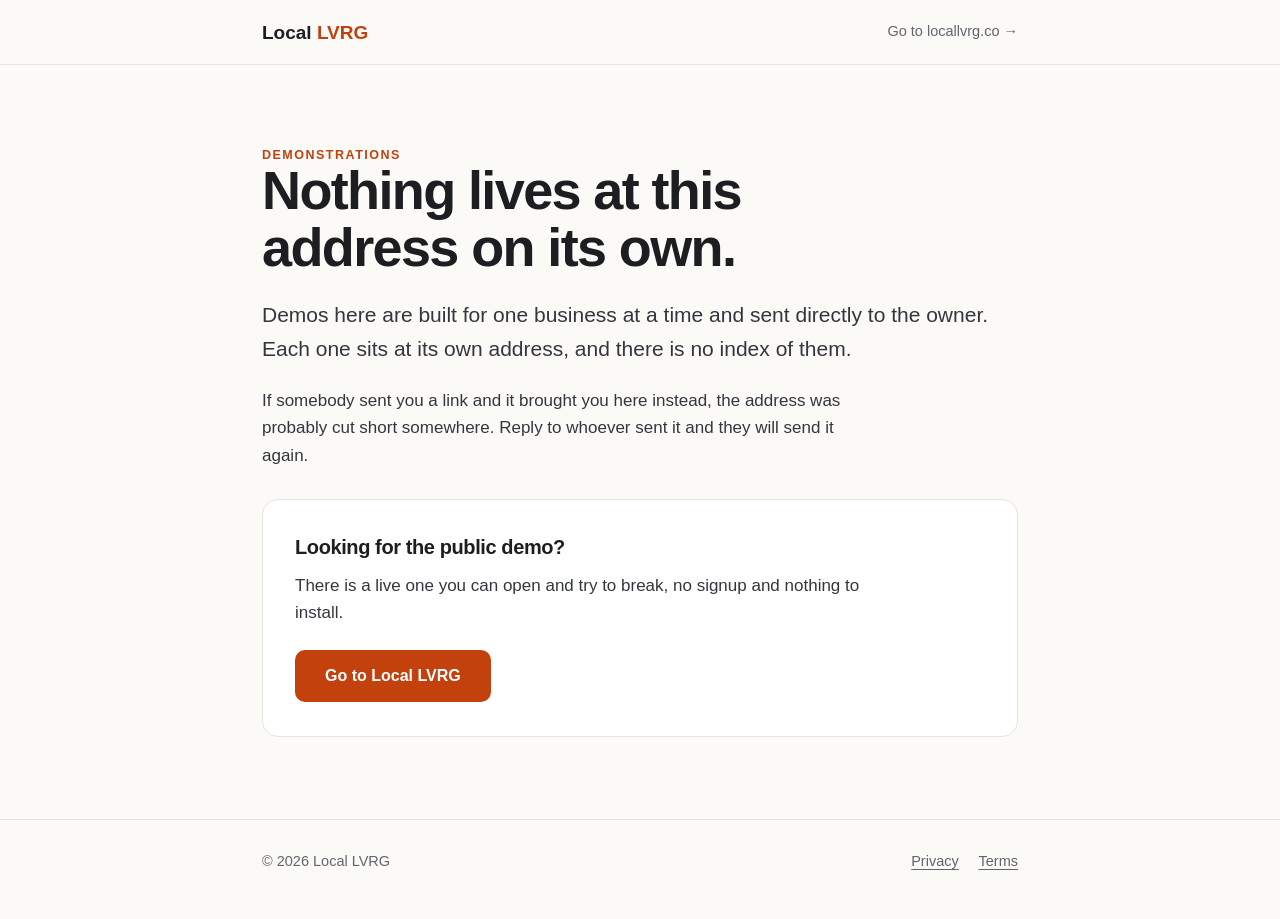
<file: index.html>
<!doctype html>
<html lang="en">
<head>
<meta charset="utf-8">
<meta name="viewport" content="width=device-width, initial-scale=1">
<meta name="robots" content="noindex, nofollow">
<title>Local LVRG Demos</title>
<meta name="description" content="Private demonstration pages built one business at a time.">
<link rel="stylesheet" href="/assets/lvrg.css">
</head>
<body>

<header>
  <div class="wrap nav">
    <a class="logo" href="https://locallvrg.co">Local <span>LVRG</span></a>
    <a class="back" href="https://locallvrg.co">Go to locallvrg.co &rarr;</a>
  </div>
</header>

<section class="hero">
  <div class="wrap">
    <p class="eyebrow">Demonstrations</p>
    <h1>Nothing lives at this address on its own.</h1>
    <p class="lede">
      Demos here are built for one business at a time and sent directly to the owner.
      Each one sits at its own address, and there is no index of them.
    </p>
    <p class="lede" style="font-size:17px">
      If somebody sent you a link and it brought you here instead, the address was
      probably cut short somewhere. Reply to whoever sent it and they will send it again.
    </p>
    <div class="door quiet">
      <h3>Looking for the public demo?</h3>
      <p>There is a live one you can open and try to break, no signup and nothing to install.</p>
      <a class="btn btn-primary" href="https://locallvrg.co">Go to Local LVRG</a>
    </div>
  </div>
</section>

<footer>
  <div class="wrap cols">
    <div>&copy; 2026 Local LVRG</div>
    <div class="legal">
      <a href="https://locallvrg.co/privacy.html">Privacy</a>
      <a href="https://locallvrg.co/terms.html">Terms</a>
    </div>
  </div>
</footer>

</body>
</html>
</file>
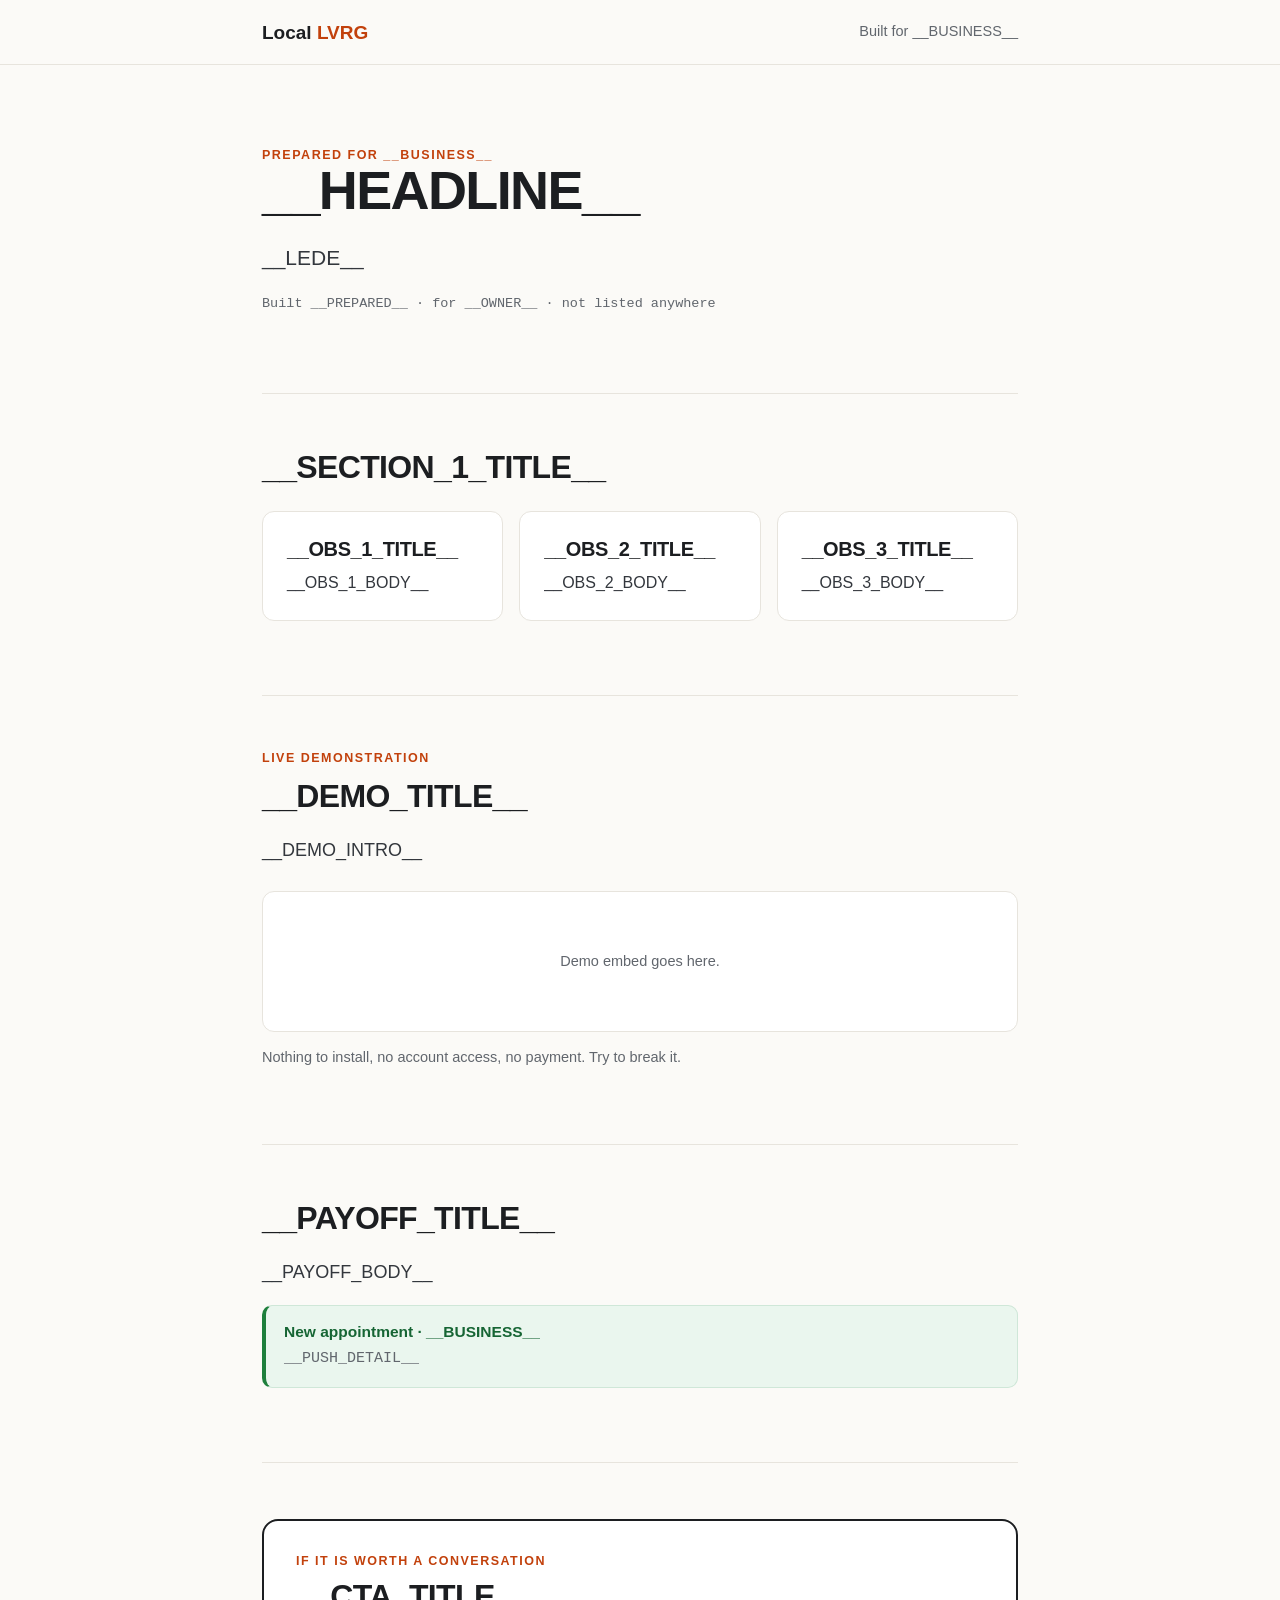
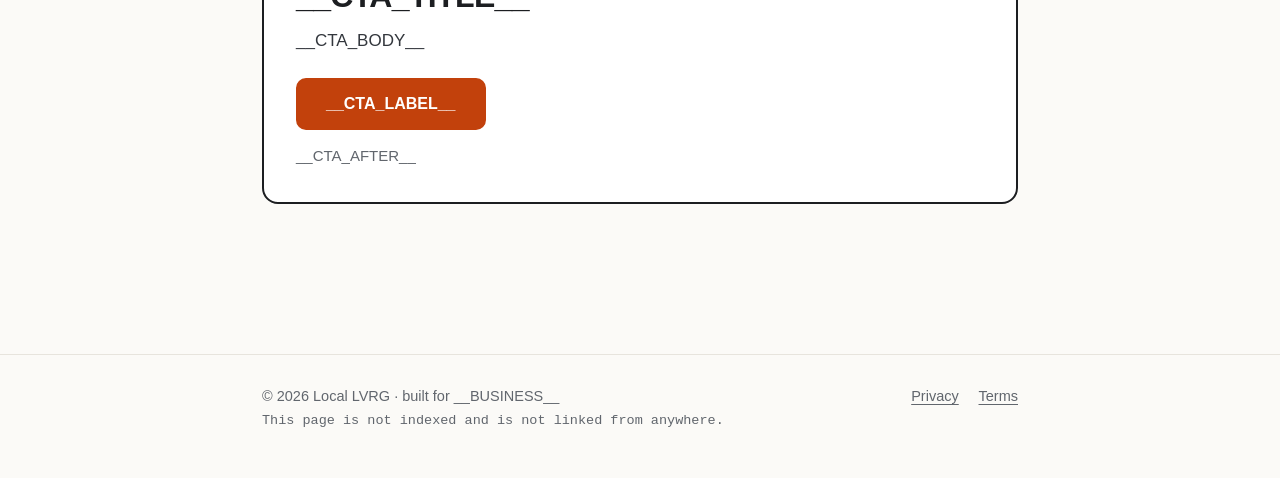
<file: _template/index.html>
<!doctype html>
<html lang="en">
<head>
<meta charset="utf-8">
<meta name="viewport" content="width=device-width, initial-scale=1">
<meta name="robots" content="noindex, nofollow">
<title>__BUSINESS__ &middot; Local LVRG</title>
<meta name="description" content="A demonstration built for __BUSINESS__.">
<link rel="stylesheet" href="/assets/lvrg.css">

<!-- Open Graph. Android SMS strips rich previews inconsistently, so always put
     a few words before the link when you text this. See the Android link note. -->
<meta property="og:title" content="__BUSINESS__ &middot; Local LVRG">
<meta property="og:description" content="A demonstration built for __BUSINESS__.">
<meta property="og:type" content="website">
<meta property="og:url" content="https://demos.locallvrg.co/__SLUG__/">
</head>
<body>

<header>
  <div class="wrap nav">
    <a class="logo" href="https://locallvrg.co">Local <span>LVRG</span></a>
    <span class="back">Built for __BUSINESS__</span>
  </div>
</header>

<!-- ============================================================
     HERO. Replace the headline with something only __BUSINESS__
     could receive. Generic headline here means a generic demo.
     ============================================================ -->
<section class="hero">
  <div class="wrap">
    <p class="eyebrow">Prepared for __BUSINESS__</p>
    <h1>__HEADLINE__</h1>
    <p class="lede">
      __LEDE__
    </p>
    <p class="stamp" style="margin-top:20px">Built __PREPARED__ &middot; for __OWNER__ &middot; not listed anywhere</p>
  </div>
</section>

<!-- ============================================================
     WHAT WE NOTICED. Three specific, checkable observations about
     THIS business. If you cannot make one specific, cut the card
     rather than filling it with something true of everybody.
     ============================================================ -->
<section>
  <div class="wrap">
    <div class="rule"></div>
    <h2>__SECTION_1_TITLE__</h2>
    <div class="cards three">
      <div class="card">
        <h3>__OBS_1_TITLE__</h3>
        <p>__OBS_1_BODY__</p>
      </div>
      <div class="card">
        <h3>__OBS_2_TITLE__</h3>
        <p>__OBS_2_BODY__</p>
      </div>
      <div class="card">
        <h3>__OBS_3_TITLE__</h3>
        <p>__OBS_3_BODY__</p>
      </div>
    </div>
  </div>
</section>

<!-- ============================================================
     THE DEMO. Drop the live widget in here. Options:
       1. CloseBot / GHL chat widget iframe
       2. A recorded conversation played back
       3. A phone number they can text
     Delete the placeholder note once the real embed is in.
     ============================================================ -->
<section>
  <div class="wrap">
    <div class="rule"></div>
    <p class="eyebrow">Live demonstration</p>
    <h2 style="margin-top:14px">__DEMO_TITLE__</h2>
    <p class="lede" style="font-size:18px">__DEMO_INTRO__</p>

    <div class="embed">
      <!-- __DEMO_EMBED__ : paste the iframe or widget script here -->
      <p class="fine" style="padding:40px 20px;text-align:center;margin:0 auto">
        Demo embed goes here.
      </p>
    </div>

    <p class="fine" style="margin-top:14px">
      Nothing to install, no account access, no payment. Try to break it.
    </p>
  </div>
</section>

<!-- ============================================================
     THE PAYOFF. What the owner's phone actually does when the
     conversation lands. Green is reserved for booking, nothing else.
     ============================================================ -->
<section>
  <div class="wrap">
    <div class="rule"></div>
    <h2>__PAYOFF_TITLE__</h2>
    <p class="lede" style="font-size:18px">__PAYOFF_BODY__</p>

    <div class="push">
      <div class="who">New appointment &middot; __BUSINESS__</div>
      <div class="what">__PUSH_DETAIL__</div>
    </div>
  </div>
</section>

<!-- ============================================================
     CTA. One ask. Not two.
     ============================================================ -->
<section class="tail">
  <div class="wrap">
    <div class="rule"></div>
    <div class="door">
      <span class="eyebrow">If it is worth a conversation</span>
      <h2>__CTA_TITLE__</h2>
      <p>__CTA_BODY__</p>
      <a class="btn btn-primary" href="__CTA_URL__">__CTA_LABEL__</a>
      <p class="after">__CTA_AFTER__</p>
    </div>
  </div>
</section>

<footer>
  <div class="wrap cols">
    <div>
      &copy; 2026 Local LVRG &middot; built for __BUSINESS__<br>
      <span class="stamp">This page is not indexed and is not linked from anywhere.</span>
    </div>
    <div class="legal">
      <a href="https://locallvrg.co/privacy.html">Privacy</a>
      <a href="https://locallvrg.co/terms.html">Terms</a>
    </div>
  </div>
</footer>

</body>
</html>
</file>
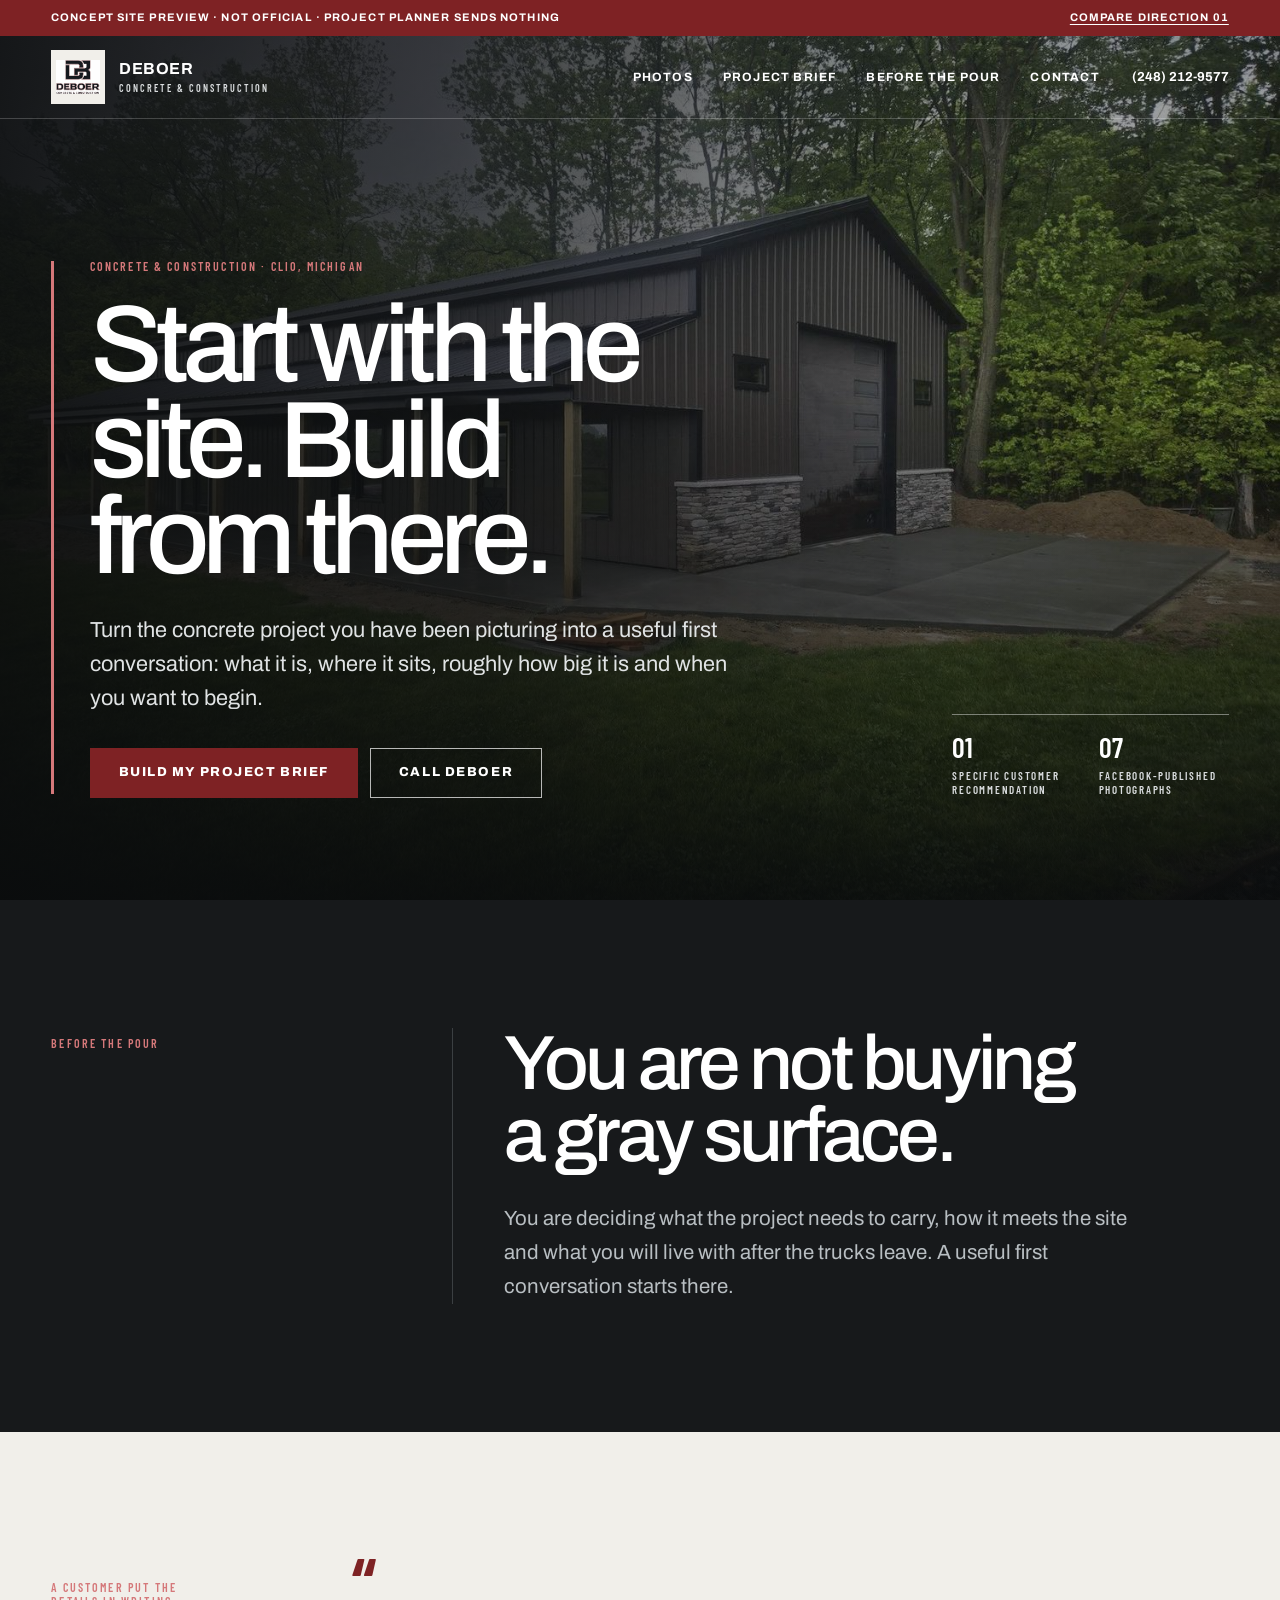
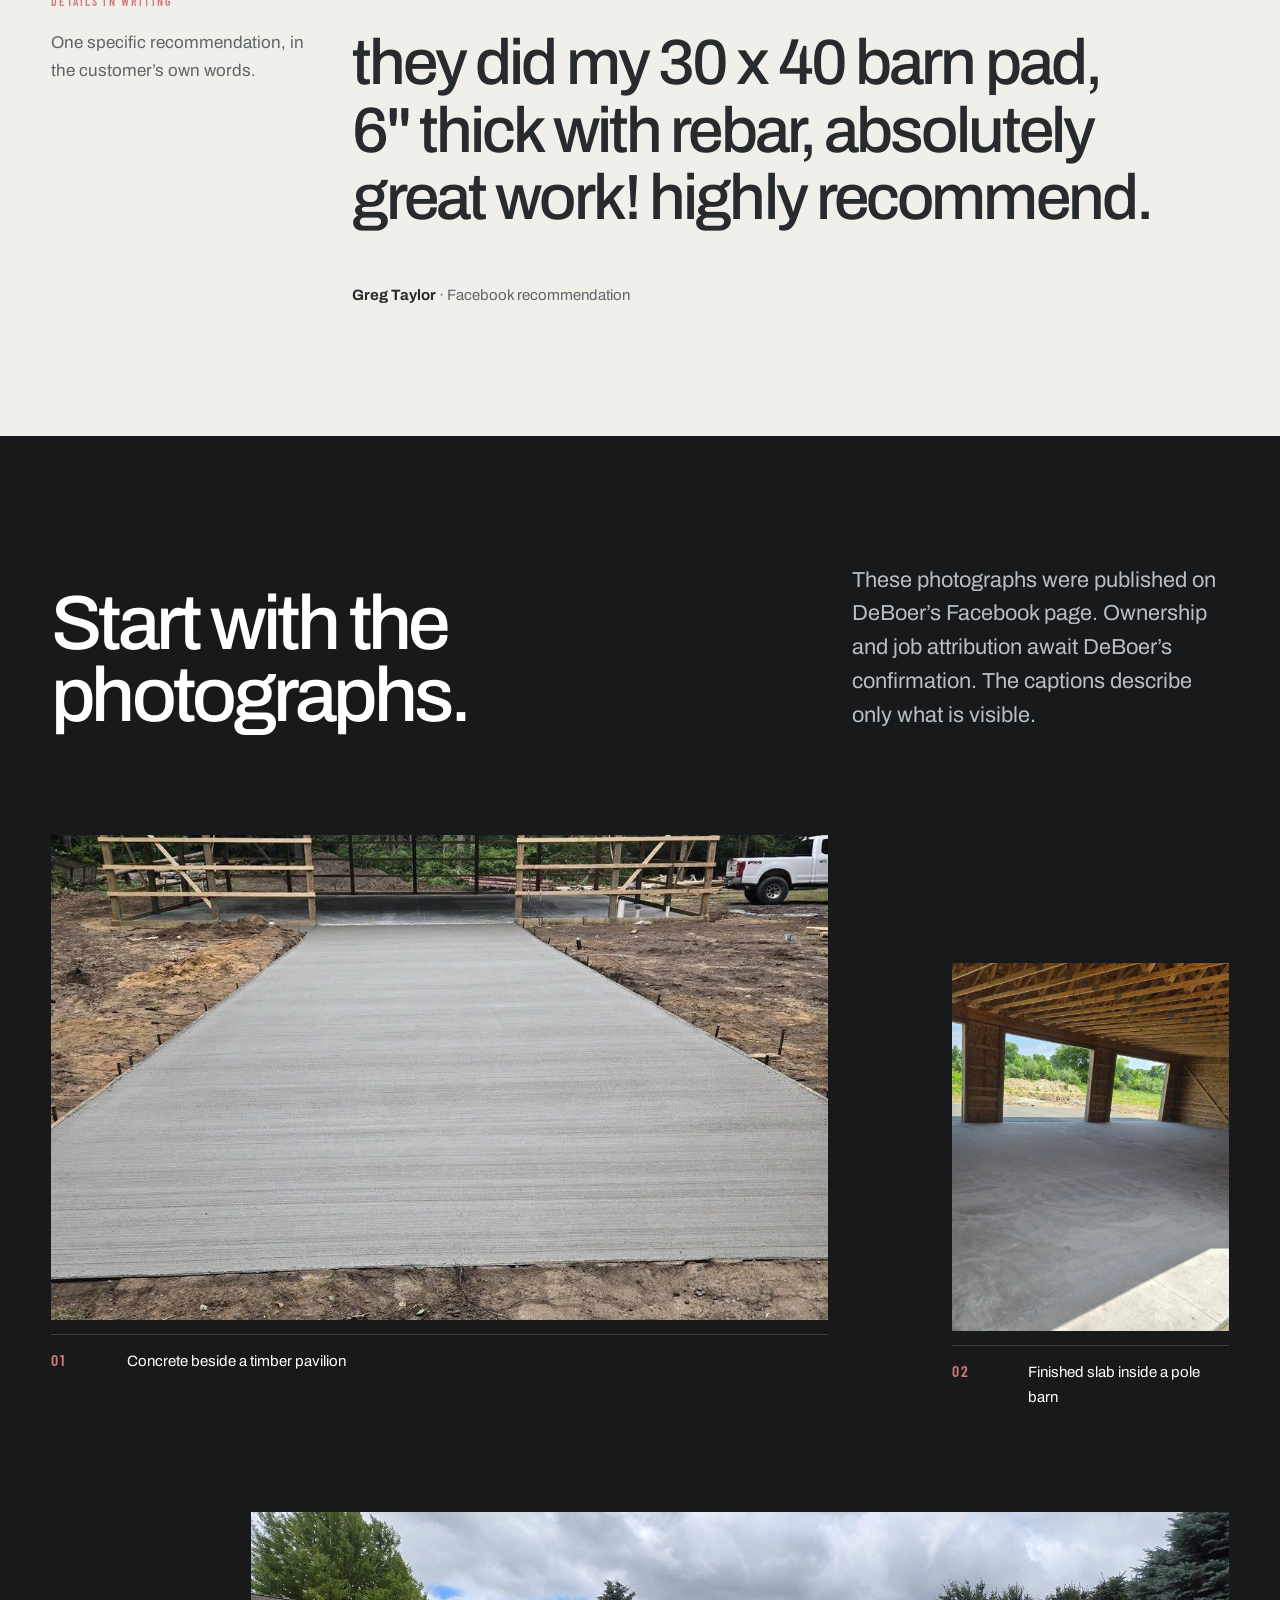
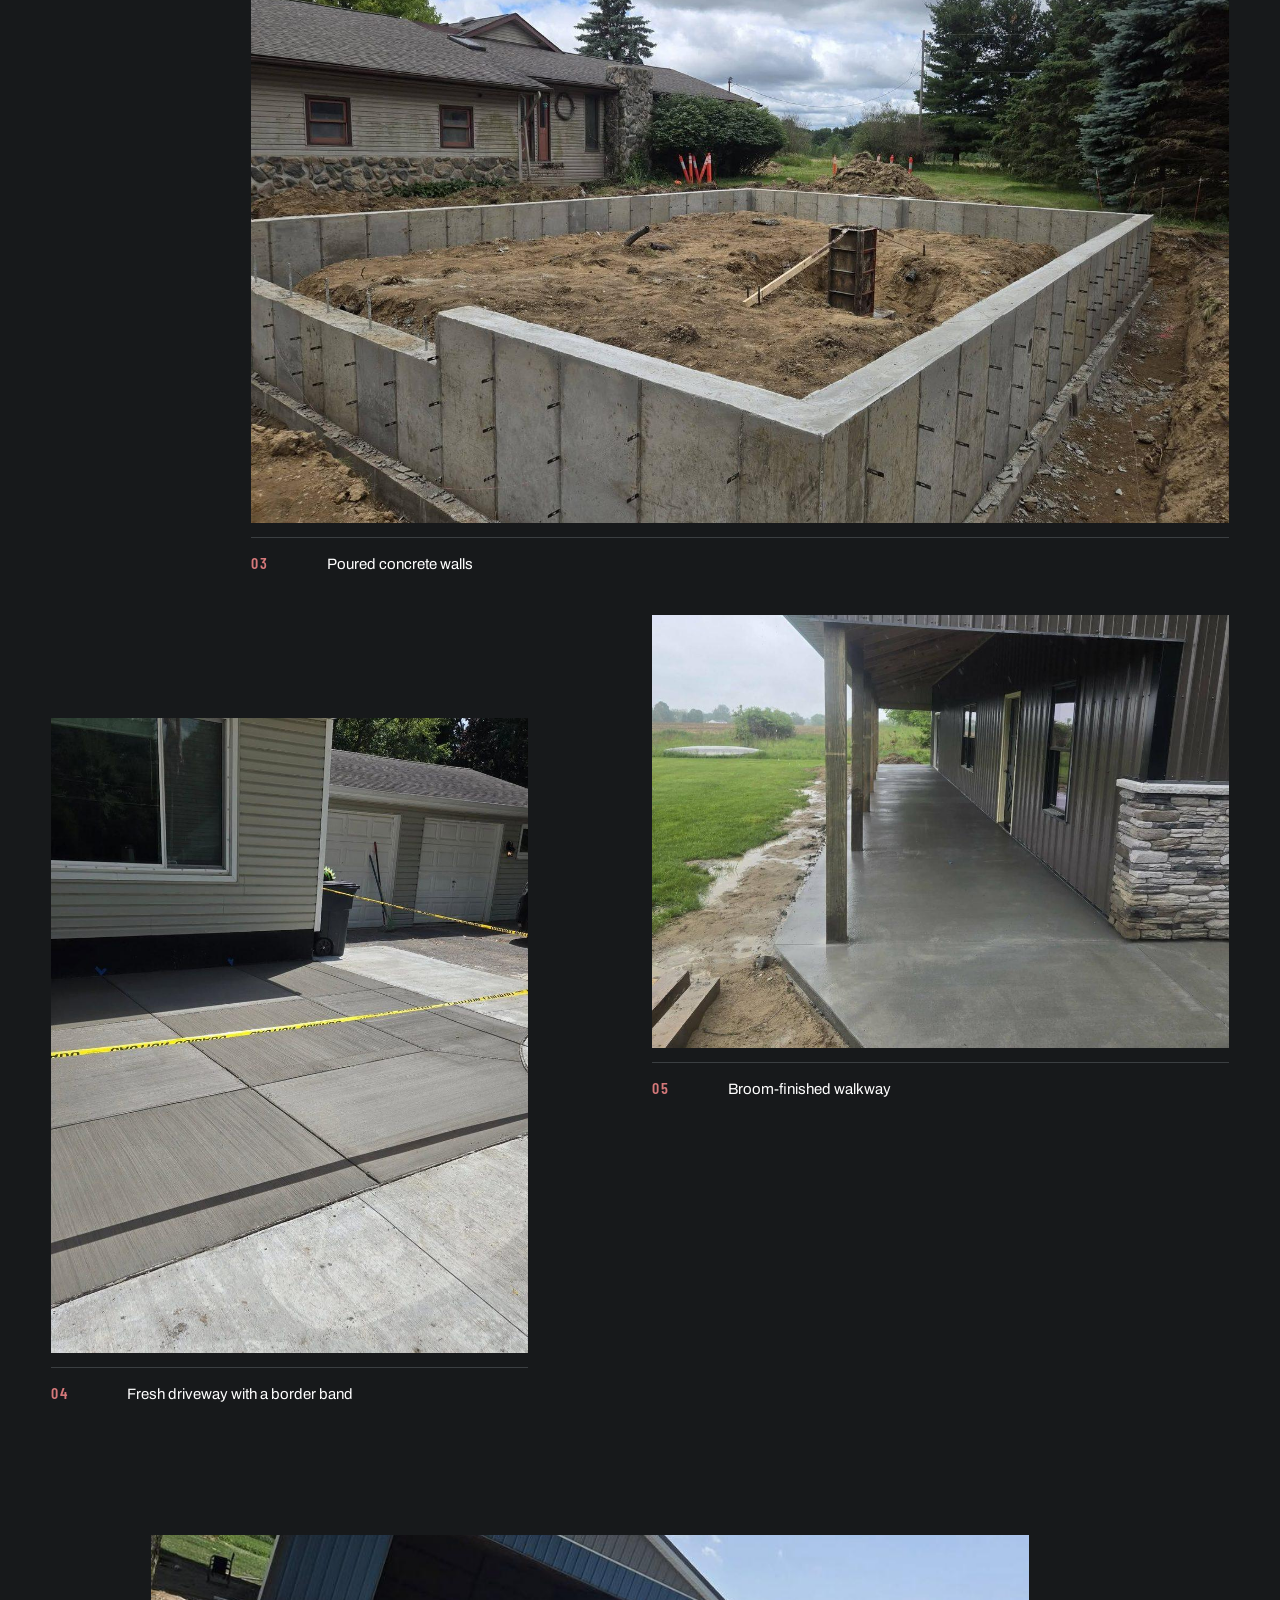
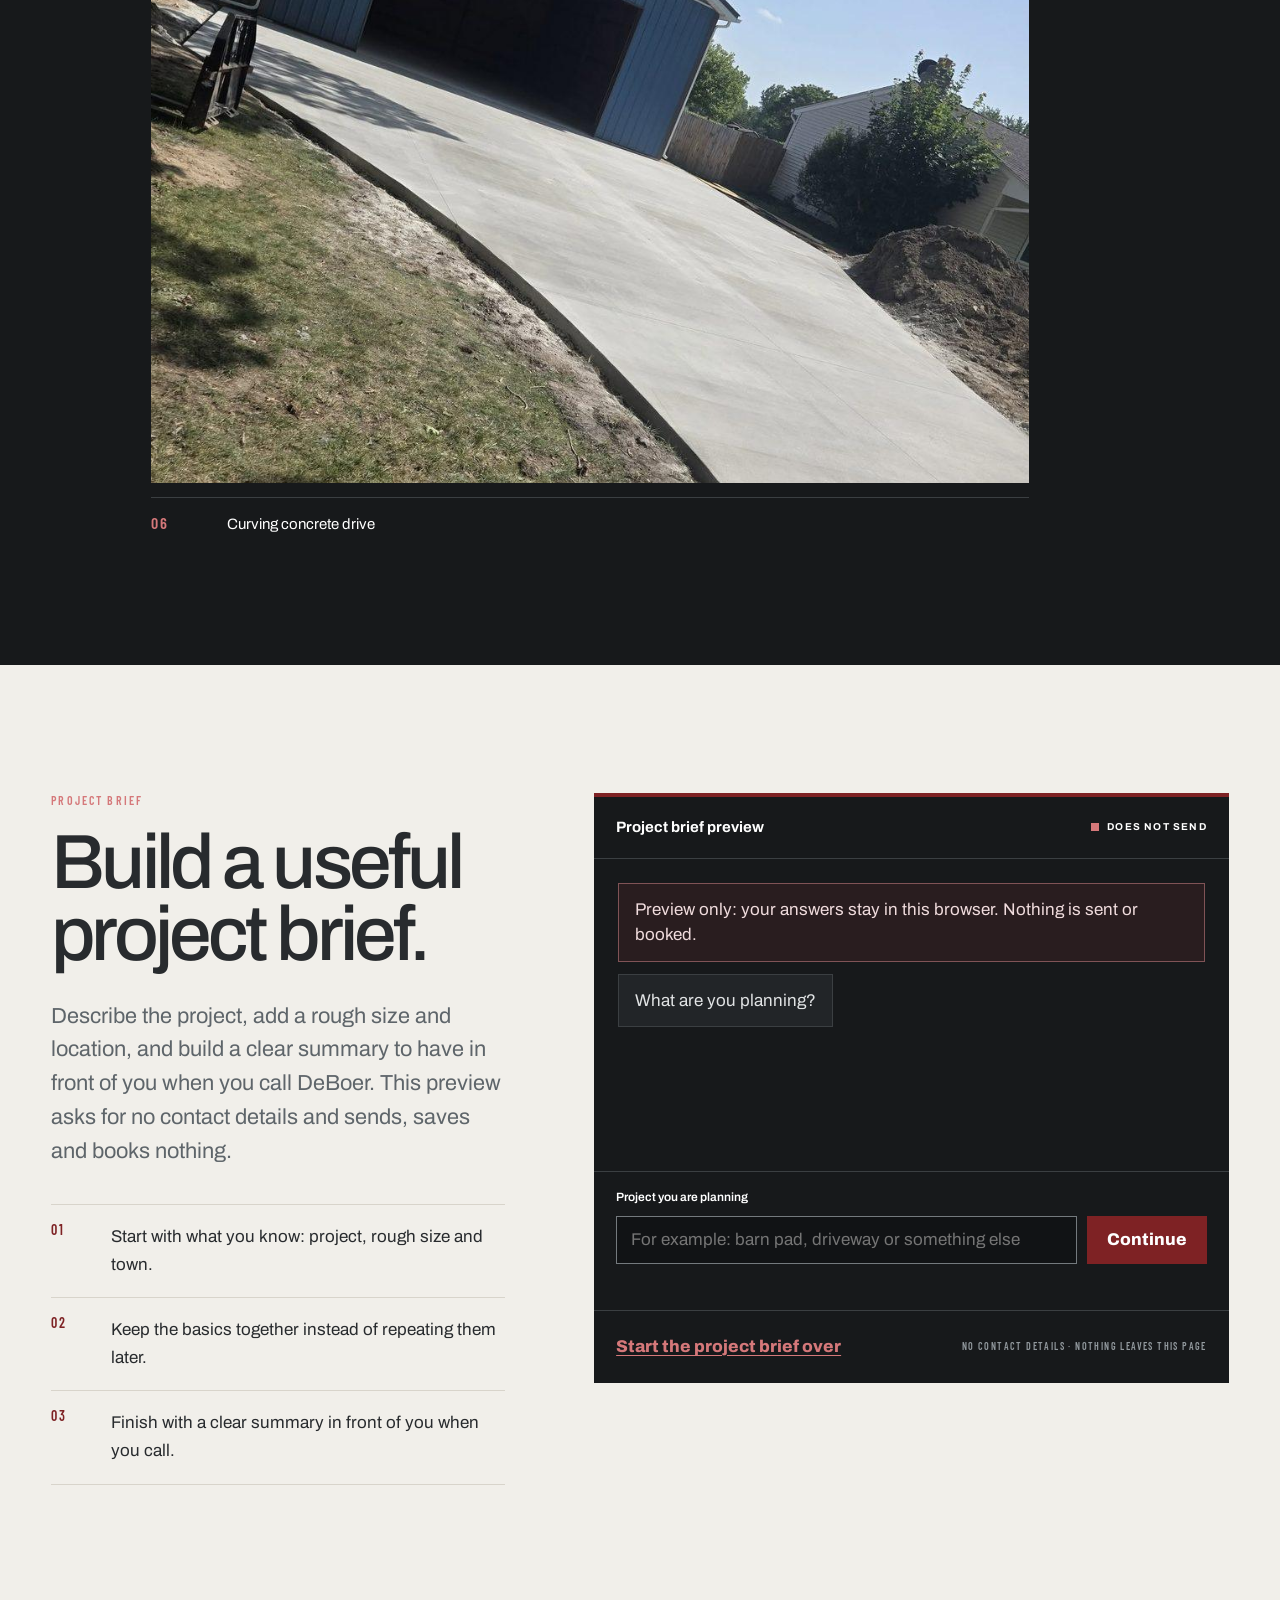
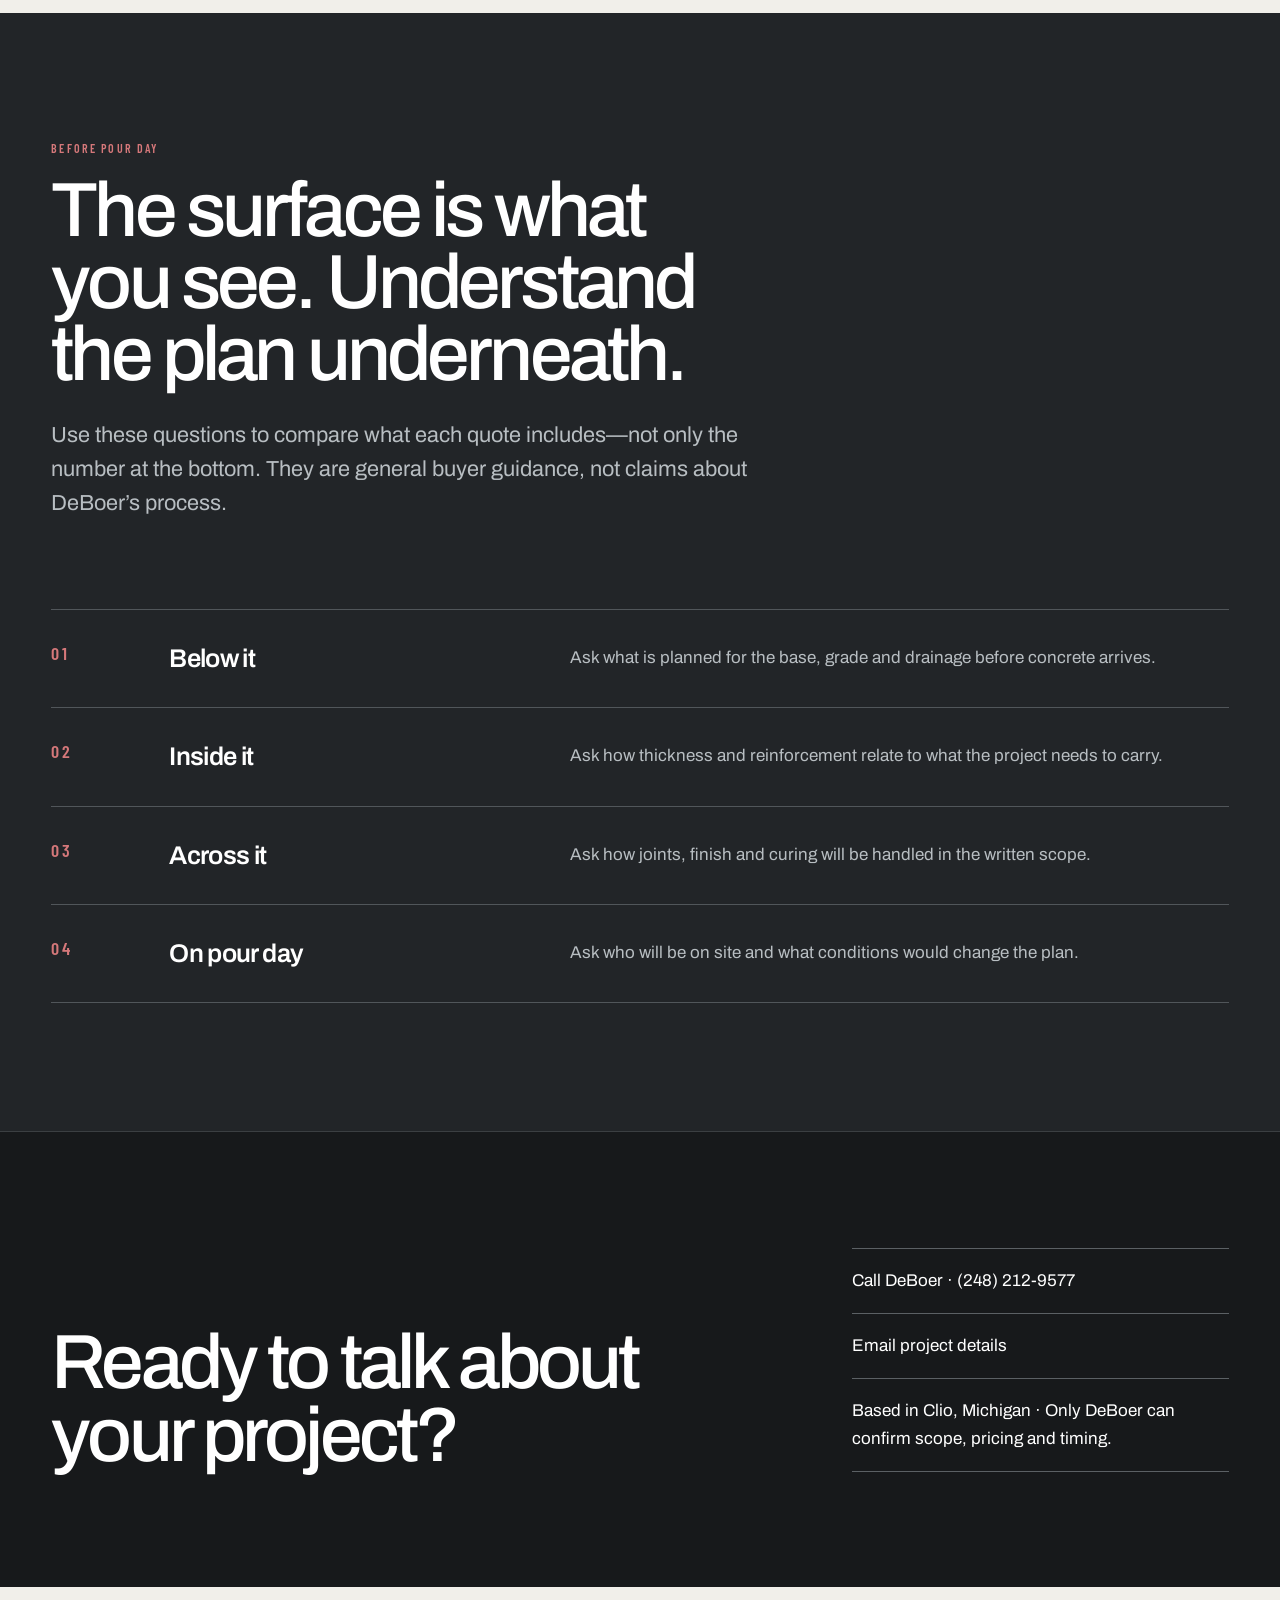
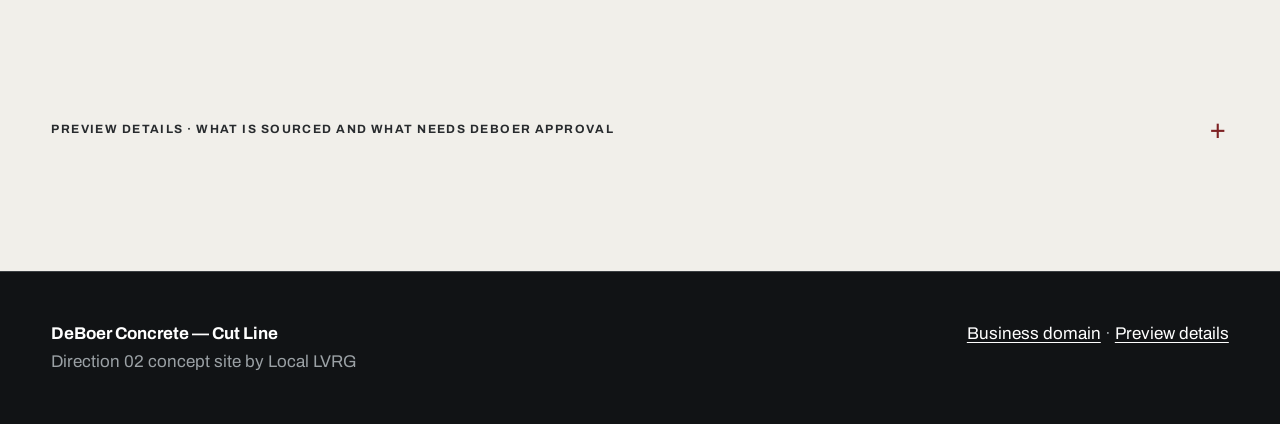
<file: deboer-concrete-cutline/index.html>
<!doctype html>
<html lang="en">
<head>
<meta charset="utf-8">
<meta name="viewport" content="width=device-width,initial-scale=1,viewport-fit=cover">
<meta name="robots" content="noindex,nofollow">
<meta http-equiv="Content-Security-Policy" content="default-src 'self'; img-src 'self'; font-src 'self'; style-src 'unsafe-inline'; script-src 'unsafe-inline'; connect-src 'none'; object-src 'none'; base-uri 'none'; form-action 'none'">
<title>DeBoer Concrete — Cut Line Alternative Concept Site</title>
<meta name="description" content="A proof-led website concept for DeBoer Concrete in Clio, with Facebook-published photography, one specific customer recommendation and a non-sending project brief preview.">
<meta name="theme-color" content="#17191B">
<meta property="og:type" content="website">
<meta property="og:title" content="DeBoer Concrete — Cut Line Alternative Concept Site">
<meta property="og:description" content="See photography from DeBoer’s Facebook page, read a specific customer recommendation and preview a direct path from project idea to first conversation.">
<meta property="og:image" content="https://demos.locallvrg.co/deboer-concrete-cutline/assets/hero-shop-apron.jpg">
<meta property="og:image:alt" content="Concrete apron and covered walkway at a dark metal building">
<link rel="icon" href="assets/logo.png">
<link rel="preload" as="font" type="font/woff2" href="assets/fonts/archivo.woff2" crossorigin>
<link rel="preload" as="image" href="assets/hero-shop-apron.jpg" fetchpriority="high">
<style>
@font-face{font-family:Archivo;src:url(assets/fonts/archivo.woff2) format("woff2");font-weight:400 900;font-display:swap}
@font-face{font-family:"Barlow Condensed";src:url(assets/fonts/barlow-condensed.woff2) format("woff2");font-weight:600;font-display:swap}

:root{
  --canvas:#17191B;
  --raised:#222528;
  --concrete:#F1EFEA;
  --concrete-muted:#D8D4CB;
  --ink:#FFFFFF;
  --body:#B8BEC2;
  --body-light:#282B2E;
  --muted-light:#5E656A;
  --joint:#3B3F42;
  --oxblood:#7E2224;
  --oxblood-hover:#9E2C30;
  --oxblood-bright:#D5787A;
  --success:#66AE7E;
  --archivo:Archivo,-apple-system,BlinkMacSystemFont,"Segoe UI",sans-serif;
  --cond:"Barlow Condensed",Archivo,sans-serif;
  --wrap:1440px;
  --rail:36px;
  --pad:clamp(24px,4vw,64px);
  --section:clamp(72px,10vw,144px);
}

*{box-sizing:border-box;margin:0;padding:0}
html{background:var(--canvas);scroll-behavior:smooth;-webkit-text-size-adjust:100%}
body{background:var(--canvas);color:var(--body);font:400 17px/1.65 var(--archivo);overflow-x:hidden;-webkit-font-smoothing:antialiased}
img{display:block;max-width:100%;height:auto}
a{color:inherit}
button,input{font:inherit}
button,a{-webkit-tap-highlight-color:transparent}
:focus-visible{outline:3px solid var(--oxblood-bright);outline-offset:4px}
::selection{background:var(--oxblood);color:var(--ink)}
.wrap{width:min(100%,var(--wrap));margin-inline:auto;padding-inline:var(--pad)}
.skip{position:fixed;left:16px;top:-100px;z-index:300;background:var(--concrete);color:var(--body-light);padding:14px 18px;font-weight:800;text-decoration:none}
.skip:focus{top:12px}
.kicker{font:600 12px/1.2 var(--cond);letter-spacing:.18em;text-transform:uppercase}
.kicker.red{color:var(--oxblood-bright)}
.display{color:var(--ink);font:500 clamp(42px,6vw,92px)/.94 var(--archivo);letter-spacing:-.05em;text-wrap:balance}
.display.dark{color:var(--body-light)}
.lede{max-width:62ch;font-size:clamp(18px,1.7vw,22px);line-height:1.55}
.btn{min-height:50px;display:inline-flex;align-items:center;justify-content:center;padding:15px 28px;border:1px solid transparent;background:none;color:var(--ink);font:800 13px/1 var(--archivo);letter-spacing:.12em;text-transform:uppercase;text-decoration:none;cursor:pointer;transition:background .18s,border-color .18s,color .18s}
.btn-primary{background:var(--oxblood);border-color:var(--oxblood)}
.btn-primary:hover{background:var(--oxblood-hover);border-color:var(--oxblood-hover)}
.btn-outline{border-color:rgba(255,255,255,.7)}
.btn-outline:hover{background:var(--ink);color:var(--canvas)}
.btn-dark{border-color:var(--body-light);color:var(--body-light)}
.btn-dark:hover{background:var(--body-light);color:var(--concrete)}

/* The concept label is the only permanently fixed piece of chrome. */
.concept-rail{position:fixed;inset:0 0 auto;z-index:150;height:var(--rail);background:var(--oxblood);color:#fff;display:flex;align-items:center}
.concept-rail .wrap{display:flex;align-items:center;justify-content:space-between;gap:20px;font:700 11px/1.2 var(--archivo);letter-spacing:.1em;text-transform:uppercase}
.concept-rail a{text-underline-offset:3px}
.rail-short{display:none}

.site-header{position:absolute;z-index:80;top:var(--rail);left:0;right:0;border-bottom:1px solid rgba(255,255,255,.2)}
.nav{height:82px;display:flex;align-items:center;gap:32px}
.brand{display:flex;align-items:center;gap:14px;color:#fff;text-decoration:none}
.brand-mark{width:54px;height:54px;background:var(--concrete);display:grid;place-items:center;padding:5px;flex:none}
.brand-mark img{width:100%;height:100%;object-fit:contain}
.brand-name{display:flex;flex-direction:column;line-height:1}
.brand-name strong{font-size:16px;letter-spacing:.03em}
.brand-name span{margin-top:6px;color:#D9DCDE;font:600 10px/1 var(--cond);letter-spacing:.2em;text-transform:uppercase}
.nav-links{margin-left:auto;display:flex;align-items:center;gap:30px}
.nav-links a{color:#fff;font:700 12px/1 var(--archivo);letter-spacing:.1em;text-transform:uppercase;text-decoration:none}
.nav-links a:hover{text-decoration:underline;text-underline-offset:5px}
.nav-phone{font:700 13px/1 var(--archivo);color:#fff;text-decoration:none;white-space:nowrap}

.hero{position:relative;min-height:max(760px,100svh);display:flex;align-items:flex-end;isolation:isolate;padding:calc(var(--rail) + 128px) 0 clamp(64px,8vw,112px)}
.hero-media{position:absolute;inset:0;z-index:-2;background:#101214}
.hero-media img{width:100%;height:100%;object-fit:cover;object-position:center 54%}
.hero-media::after{content:"";position:absolute;inset:0;background:linear-gradient(90deg,rgba(10,12,13,.92) 0%,rgba(10,12,13,.68) 38%,rgba(10,12,13,.16) 74%),linear-gradient(0deg,rgba(10,12,13,.94) 0%,rgba(10,12,13,.12) 58%,rgba(10,12,13,.34) 100%)}
.hero-grid{display:grid;grid-template-columns:repeat(12,1fr);gap:24px;align-items:end}
.hero-copy{grid-column:1/9;position:relative;padding-left:clamp(20px,3vw,48px)}
.hero-copy::before{content:"";position:absolute;left:0;top:2px;bottom:4px;width:3px;background:var(--oxblood-bright)}
.hero h1{max-width:9.6ch;margin-top:24px;color:#fff;font:500 clamp(53px,8.5vw,134px)/.88 var(--archivo);letter-spacing:-.06em;text-wrap:balance}
.hero .lede{margin-top:30px;color:#E0E3E4;max-width:55ch}
.hero-actions{display:flex;flex-wrap:wrap;gap:12px;margin-top:32px}
.hero-index{grid-column:10/13;align-self:end;border-top:1px solid rgba(255,255,255,.42);padding-top:18px;display:grid;grid-template-columns:1fr 1fr;gap:16px;color:#fff}
.hero-index b{display:block;font:600 28px/1 var(--cond)}
.hero-index span{display:block;margin-top:8px;color:#D9DCDE;font:600 11px/1.3 var(--cond);letter-spacing:.16em;text-transform:uppercase}

.intro{padding:var(--section) 0;background:var(--canvas)}
.split{display:grid;grid-template-columns:repeat(12,1fr);gap:24px}
.split-label{grid-column:1/4;padding-top:8px}
.split-copy{grid-column:5/12;border-left:1px solid var(--joint);padding-left:clamp(28px,4vw,64px)}
.split-copy p{margin-top:30px;max-width:62ch;font-size:clamp(18px,1.6vw,22px)}
.split-copy .micro{margin-top:24px;color:#8F969B;font-size:14px}

.proof{background:var(--concrete);color:var(--body-light);padding:var(--section) 0}
.proof-grid{display:grid;grid-template-columns:repeat(12,1fr);gap:24px}
.proof-meta{grid-column:1/4}
.proof-meta p{margin-top:20px;color:var(--muted-light);max-width:26ch}
.proof blockquote{grid-column:4/13;font:500 clamp(32px,5vw,76px)/1.05 var(--archivo);letter-spacing:-.045em;text-wrap:balance}
.proof blockquote::before{content:"\201C";color:var(--oxblood);display:block;font:600 76px/.6 var(--cond);margin-bottom:24px}
.proof cite{grid-column:4/13;margin-top:28px;font-style:normal;color:var(--muted-light);font-size:15px}
.proof cite strong{color:var(--body-light)}

.work-section{padding:var(--section) 0;background:var(--canvas)}
.work-head{display:grid;grid-template-columns:repeat(12,1fr);gap:24px;align-items:end;margin-bottom:clamp(56px,8vw,104px)}
.work-head .display{grid-column:1/8}
.work-head .lede{grid-column:9/13;color:var(--body)}
.job-ledger{display:grid;grid-template-columns:repeat(12,1fr);gap:clamp(24px,3vw,48px) 24px}
.job{min-width:0}
.job:nth-child(1){grid-column:1/9}
.job:nth-child(2){grid-column:10/13;margin-top:clamp(64px,10vw,160px)}
.job:nth-child(3){grid-column:3/13;margin-top:clamp(24px,5vw,72px)}
.job:nth-child(4){grid-column:1/6;margin-top:clamp(40px,8vw,120px)}
.job:nth-child(5){grid-column:7/13}
.job:nth-child(6){grid-column:2/11;margin-top:clamp(32px,7vw,96px)}
.job-frame{position:relative;overflow:hidden;background:var(--raised)}
.job img{width:100%;height:100%;object-fit:cover;transition:transform .35s ease}
.job:hover img{transform:scale(1.012)}
.job:nth-child(1) .job-frame,.job:nth-child(3) .job-frame,.job:nth-child(6) .job-frame{aspect-ratio:16/10}
.job:nth-child(2) .job-frame,.job:nth-child(4) .job-frame{aspect-ratio:3/4}
.job:nth-child(5) .job-frame{aspect-ratio:4/3}
.job figcaption{display:grid;grid-template-columns:60px 1fr;gap:16px;align-items:baseline;border-top:1px solid var(--joint);padding-top:14px;margin-top:14px;color:var(--body)}
.job-no{color:var(--oxblood-bright);font:600 16px/1 var(--cond);letter-spacing:.12em}
.job-title{color:#fff;font-size:15px}

.field-notes{padding:var(--section) 0;background:var(--raised)}
.field-head{max-width:950px;margin-bottom:clamp(48px,7vw,88px)}
.field-head .display{margin-top:20px}
.field-head .lede{margin-top:28px}
.question-list{border-top:1px solid #51565A}
.question{display:grid;grid-template-columns:1fr 4fr 7fr;gap:24px;padding:34px 0;border-bottom:1px solid #51565A}
.question .num{font:600 18px/1 var(--cond);color:var(--oxblood-bright);letter-spacing:.14em}
.question h3{color:#fff;font:600 clamp(20px,2vw,28px)/1.15 var(--archivo);letter-spacing:-.025em}
.question p{max-width:60ch;color:var(--body)}

.visit{padding:var(--section) 0;background:var(--concrete);color:var(--body-light)}
.visit-grid{display:grid;grid-template-columns:5fr 7fr;gap:clamp(48px,7vw,112px);align-items:start}
.visit-copy .display{margin-top:20px}
.visit-copy .lede{margin-top:28px;color:var(--muted-light)}
.visit-facts{margin-top:36px;border-top:1px solid var(--concrete-muted)}
.visit-facts li{list-style:none;display:grid;grid-template-columns:44px 1fr;gap:16px;padding:18px 0;border-bottom:1px solid var(--concrete-muted)}
.visit-facts b{font:600 14px/1 var(--cond);color:var(--oxblood);letter-spacing:.12em}
.visit-shell{background:var(--canvas);color:var(--body);border-top:4px solid var(--oxblood);min-height:590px;display:flex;flex-direction:column}
.visit-top{display:flex;align-items:center;justify-content:space-between;gap:20px;padding:18px 22px;border-bottom:1px solid var(--joint)}
.visit-top strong{color:#fff;font-size:15px}
.demo-badge{display:inline-flex;align-items:center;gap:8px;color:#fff;font:700 10px/1 var(--archivo);letter-spacing:.12em;text-transform:uppercase}
.demo-badge::before{content:"";width:8px;height:8px;background:var(--oxblood-bright)}
.visit-log{flex:1;display:flex;flex-direction:column;gap:12px;padding:24px;overflow:auto;max-height:410px;scroll-behavior:smooth}
.bubble{max-width:86%;padding:13px 16px;border:1px solid var(--joint);line-height:1.5}
.bubble.agent{align-self:flex-start;background:var(--raised);color:#E1E3E4}
.bubble.user{align-self:flex-end;background:var(--oxblood);border-color:var(--oxblood);color:#fff}
.bubble.notice{align-self:stretch;max-width:none;border-color:#805356;color:#F0DCDD;background:#291D1F}
.ticket{border:1px solid #62676B;border-left:3px solid var(--success);padding:18px;align-self:stretch;color:#fff}
.ticket-label{font:600 10px/1 var(--cond);letter-spacing:.17em;text-transform:uppercase;color:var(--success)}
.ticket-grid{display:grid;grid-template-columns:1fr 1fr;gap:12px 20px;margin-top:16px}
.ticket-grid dt{font:600 10px/1 var(--cond);letter-spacing:.12em;text-transform:uppercase;color:#92999E}
.ticket-grid dd{margin-top:5px;color:#fff;font-size:14px}
.visit-controls{padding:18px 22px;border-top:1px solid var(--joint);display:flex;flex-wrap:wrap;gap:9px}
.choice{min-height:46px;padding:12px 15px;border:1px solid #6A7074;background:transparent;color:#fff;font-weight:700;cursor:pointer;text-align:left}
.choice:hover{background:#fff;color:var(--canvas)}
.choice:disabled{opacity:.45;cursor:default}
.text-step{display:grid;grid-template-columns:1fr auto;gap:10px;width:100%}
.text-step label{grid-column:1/-1;color:#fff;font:600 12px/1.3 var(--archivo)}
.text-step input{min-width:0;height:48px;border:1px solid #747A7E;background:#111315;color:#fff;padding:0 14px}
.text-step button{min-height:48px;padding:0 20px;border:0;background:var(--oxblood);color:#fff;font-weight:800;cursor:pointer}
.field-error{grid-column:1/-1;color:#FFB9BB;font-size:13px;min-height:1.4em}
.visit-bottom{display:flex;justify-content:space-between;align-items:center;gap:16px;padding:14px 22px;border-top:1px solid var(--joint)}
.restart{border:0;background:none;color:var(--oxblood-bright);font-weight:800;text-decoration:underline;text-underline-offset:3px;cursor:pointer;padding:8px 0}
.visit-bottom span{font:600 10px/1.3 var(--cond);letter-spacing:.14em;text-transform:uppercase;color:#92999E;text-align:right}
.no-js-only{color:#fff}

.contact{padding:clamp(72px,9vw,128px) 0;background:var(--canvas);border-top:1px solid var(--joint)}
.contact-grid{display:grid;grid-template-columns:repeat(12,1fr);gap:24px;align-items:end}
.contact .display{grid-column:1/8}
.contact-details{grid-column:9/13;border-top:1px solid #5B6064}
.contact-details a,.contact-details p{display:block;padding:18px 0;border-bottom:1px solid #5B6064;color:#fff;text-decoration:none;overflow-wrap:anywhere}
.contact-details a:hover{text-decoration:underline;text-underline-offset:4px}

.disclosure{padding:var(--section) 0;background:var(--concrete);color:var(--body-light)}
.preview-details>summary{cursor:pointer;list-style:none;display:flex;align-items:center;justify-content:space-between;gap:24px;font:700 12px/1.4 var(--archivo);letter-spacing:.12em;text-transform:uppercase;color:var(--body-light)}
.preview-details>summary::-webkit-details-marker{display:none}
.preview-details>summary::after{content:"+";font:400 28px/1 var(--archivo);color:var(--oxblood)}
.preview-details[open]>summary::after{content:"−"}
.preview-details .disclosure-grid{margin-top:32px}
.disclosure-head{max-width:900px}
.disclosure-head .display{margin-top:20px}
.disclosure-head .lede{margin-top:28px;color:var(--muted-light)}
.disclosure-grid{display:grid;grid-template-columns:1fr 1fr;gap:1px;background:var(--concrete-muted);border:1px solid var(--concrete-muted);margin-top:clamp(48px,7vw,88px)}
.disclosure-col{background:#FAF9F6;padding:clamp(28px,4vw,52px)}
.disclosure-col h3{font:600 clamp(22px,2.5vw,32px)/1.1 var(--archivo);letter-spacing:-.025em}
.disclosure-col ul{margin-top:26px;padding-left:20px}
.disclosure-col li+li{margin-top:13px}
.closing{margin-top:1px;background:var(--body-light);color:#E4E6E7;padding:clamp(28px,4vw,52px)}
.closing strong{color:#fff}

footer{padding:48px 0;background:#111315;color:#9BA1A5;border-top:1px solid var(--joint)}
.footer-grid{display:flex;justify-content:space-between;gap:30px;flex-wrap:wrap}
footer strong{color:#fff}
footer a{color:#fff;text-underline-offset:3px}

@media(max-width:1000px){
  .nav-links{display:none}
  .hero-copy{grid-column:1/10}
  .hero-index{grid-column:10/13}
  .work-head .display{grid-column:1/9}.work-head .lede{grid-column:9/13}
  .visit-grid{grid-template-columns:1fr;gap:56px}.visit-copy{max-width:800px}.visit-shell{min-height:560px}
  .contact .display{grid-column:1/8}.contact-details{grid-column:8/13}
}

@media(max-width:780px){
  :root{--pad:clamp(20px,5vw,40px);--section:clamp(64px,12vw,96px)}
  .brand-name{display:none}.nav-phone{margin-left:auto}
  .hero{min-height:760px;padding-bottom:58px}.hero-media img{object-position:58% center}
  .hero-media::after{background:linear-gradient(0deg,rgba(10,12,13,.96) 0%,rgba(10,12,13,.52) 56%,rgba(10,12,13,.42) 100%)}
  .hero-copy{grid-column:1/13}.hero-index{display:none}.hero h1{max-width:8.8ch}
  .split-label{grid-column:1/13}.split-copy{grid-column:1/13;margin-top:32px;padding-left:28px}
  .proof-meta{grid-column:1/13}.proof-meta p{max-width:50ch}.proof blockquote,.proof cite{grid-column:1/13}.proof blockquote{margin-top:48px}
  .work-head .display,.work-head .lede{grid-column:1/13}.work-head .lede{margin-top:28px}
  .job-ledger{display:block}.job,.job:nth-child(n){margin:0 0 56px}.job:nth-child(n) .job-frame{aspect-ratio:auto}.job img{height:auto}.job figcaption{grid-template-columns:48px 1fr}.job-note{grid-column:2;text-align:left}
  .question{grid-template-columns:48px 1fr}.question p{grid-column:2;margin-top:8px}
  .contact .display,.contact-details{grid-column:1/13}.contact-details{margin-top:48px}
  .disclosure-grid{grid-template-columns:1fr}
}

@media(max-width:560px){
  :root{--rail:56px}
  .concept-rail .wrap{font-size:9.5px;line-height:1.35}.concept-rail .rail-note{max-width:18ch}.concept-rail a{max-width:15ch;text-align:right}.rail-full{display:none}.rail-short{display:inline}
  .nav{height:74px}.brand-mark{width:48px;height:48px}.nav-phone{font-size:12px}
  .hero{min-height:700px;padding-top:calc(var(--rail) + 108px)}
  .hero h1{font-size:clamp(48px,15vw,68px)}
  .hero .lede{font-size:17px;line-height:1.5}.hero-actions{display:grid}.hero-actions .btn{width:100%}
  .job figcaption{font-size:13px}
  .question{padding:28px 0}.question h3{font-size:20px}
  .visit-log{padding:18px}.visit-controls{padding:16px}.choice{width:100%}
  .text-step{grid-template-columns:1fr}.text-step label,.field-error{grid-column:1}.text-step button{width:100%}
  .ticket-grid{grid-template-columns:1fr}
  .visit-bottom{align-items:flex-start;flex-direction:column}.visit-bottom span{text-align:left}
}

@media(prefers-reduced-motion:reduce){
  html{scroll-behavior:auto}
  *,*::before,*::after{scroll-behavior:auto!important;transition:none!important}
}
</style>
</head>
<body>
<a class="skip" href="#main">Skip to content</a>

<div class="concept-rail">
  <div class="wrap">
    <span class="rail-note"><span class="rail-full">Concept site preview · not official · project planner sends nothing</span><span class="rail-short">Preview only · nothing sends</span></span>
    <a href="../deboer-concrete/" rel="nofollow">Compare direction 01</a>
  </div>
</div>

<header class="site-header">
  <div class="wrap nav">
    <a class="brand" href="#top" aria-label="DeBoer Concrete Cut Line concept, back to top">
      <span class="brand-mark"><img src="assets/logo.png" alt="" width="620" height="471"></span>
      <span class="brand-name"><strong>DEBOER</strong><span>Concrete &amp; Construction</span></span>
    </a>
    <nav class="nav-links" aria-label="Primary navigation">
      <a href="#work">Photos</a>
      <a href="#visit">Project brief</a>
      <a href="#questions">Before the pour</a>
      <a href="#contact">Contact</a>
    </nav>
    <a class="nav-phone" href="tel:+12482129577">(248) 212-9577</a>
  </div>
</header>

<main id="main">
  <section class="hero" id="top" aria-labelledby="hero-title">
    <div class="hero-media" aria-hidden="true">
      <img src="assets/hero-shop-apron.jpg" alt="" width="1500" height="1125" fetchpriority="high">
    </div>
    <div class="wrap hero-grid">
      <div class="hero-copy">
        <p class="kicker red">Concrete &amp; Construction · Clio, Michigan</p>
        <h1 id="hero-title">Start with the site. Build from there.</h1>
        <p class="lede">Turn the concrete project you have been picturing into a useful first conversation: what it is, where it sits, roughly how big it is and when you want to begin.</p>
        <div class="hero-actions">
          <a class="btn btn-primary" href="#visit">Build My Project Brief</a>
          <a class="btn btn-outline" href="tel:+12482129577">Call DeBoer</a>
        </div>
      </div>
      <div class="hero-index" aria-label="Published proof">
        <div><b>01</b><span>specific customer recommendation</span></div>
        <div><b>07</b><span>Facebook-published photographs</span></div>
      </div>
    </div>
  </section>

  <section class="intro" aria-labelledby="intro-title">
    <div class="wrap split">
      <div class="split-label">
        <p class="kicker red">Before the pour</p>
      </div>
      <div class="split-copy">
        <h2 class="display" id="intro-title">You are not buying a gray surface.</h2>
        <p>You are deciding what the project needs to carry, how it meets the site and what you will live with after the trucks leave. A useful first conversation starts there.</p>
      </div>
    </div>
  </section>

  <section class="proof" aria-labelledby="proof-title">
    <div class="wrap proof-grid">
      <div class="proof-meta">
        <p class="kicker red" id="proof-title">A customer put the details in writing</p>
        <p>One specific recommendation, in the customer&rsquo;s own words.</p>
      </div>
      <blockquote>they did my 30 x 40 barn pad, 6&quot; thick with rebar, absolutely great work! highly recommend.</blockquote>
      <cite><strong>Greg Taylor</strong> · Facebook recommendation</cite>
    </div>
  </section>

  <section class="work-section" id="work" aria-labelledby="work-title">
    <div class="wrap">
      <div class="work-head">
        <h2 class="display" id="work-title">Start with the photographs.</h2>
        <p class="lede">These photographs were published on DeBoer&rsquo;s Facebook page. Ownership and job attribution await DeBoer&rsquo;s confirmation. The captions describe only what is visible.</p>
      </div>

      <div class="job-ledger">
        <figure class="job">
          <div class="job-frame"><img src="assets/job-approach.jpg" alt="Concrete surface leading beneath a timber pavilion with a green metal roof" width="1050" height="1400" loading="lazy" decoding="async"></div>
          <figcaption><span class="job-no">01</span><span class="job-title">Concrete beside a timber pavilion</span></figcaption>
        </figure>
        <figure class="job">
          <div class="job-frame"><img src="assets/job-barn-slab.jpg" alt="Large finished concrete slab inside an open pole barn" width="1600" height="1200" loading="lazy" decoding="async"></div>
          <figcaption><span class="job-no">02</span><span class="job-title">Finished slab inside a pole barn</span></figcaption>
        </figure>
        <figure class="job">
          <div class="job-frame"><img src="assets/job-foundation.jpg" alt="Poured concrete walls forming a building footprint" width="1600" height="1200" loading="lazy" decoding="async"></div>
          <figcaption><span class="job-no">03</span><span class="job-title">Poured concrete walls</span></figcaption>
        </figure>
        <figure class="job">
          <div class="job-frame"><img src="assets/job-banded-drive.jpg" alt="Fresh concrete driveway with a contrasting border band" width="1600" height="1200" loading="lazy" decoding="async"></div>
          <figcaption><span class="job-no">04</span><span class="job-title">Fresh driveway with a border band</span></figcaption>
        </figure>
        <figure class="job">
          <div class="job-frame"><img src="assets/job-walkway.jpg" alt="Broom-finished concrete walkway beside a dark metal building" width="1050" height="1400" loading="lazy" decoding="async"></div>
          <figcaption><span class="job-no">05</span><span class="job-title">Broom-finished walkway</span></figcaption>
        </figure>
        <figure class="job">
          <div class="job-frame"><img src="assets/job-curved-drive.jpg" alt="Curving concrete drive leading toward a blue metal building" width="1047" height="1400" loading="lazy" decoding="async"></div>
          <figcaption><span class="job-no">06</span><span class="job-title">Curving concrete drive</span></figcaption>
        </figure>
      </div>
    </div>
  </section>

  <section class="visit" id="visit" aria-labelledby="visit-title">
    <div class="wrap visit-grid">
      <div class="visit-copy">
        <p class="kicker red">Project brief</p>
        <h2 class="display dark" id="visit-title">Build a useful project brief.</h2>
        <p class="lede">Describe the project, add a rough size and location, and build a clear summary to have in front of you when you call DeBoer. This preview asks for no contact details and sends, saves and books nothing.</p>
        <ul class="visit-facts">
          <li><b>01</b><span>Start with what you know: project, rough size and town.</span></li>
          <li><b>02</b><span>Keep the basics together instead of repeating them later.</span></li>
          <li><b>03</b><span>Finish with a clear summary in front of you when you call.</span></li>
        </ul>
      </div>

      <div class="visit-shell" role="region" aria-labelledby="visit-demo-title">
        <div class="visit-top">
          <strong id="visit-demo-title">Project brief preview</strong>
          <span class="demo-badge">Does not send</span>
        </div>
        <div class="visit-log" id="visit-log" role="log" aria-live="polite" aria-label="Project brief conversation">
          <p class="bubble agent no-js-only">The project brief preview needs JavaScript. Nothing is collected. You can still call DeBoer at (248) 212-9577.</p>
        </div>
        <div class="visit-controls" id="visit-controls"></div>
        <div class="visit-bottom">
          <button class="restart" id="restart" type="button" hidden>Start the project brief over</button>
          <span>No contact details · nothing leaves this page</span>
        </div>
      </div>
    </div>
  </section>

  <section class="field-notes" id="questions" aria-labelledby="questions-title">
    <div class="wrap">
      <div class="field-head">
        <p class="kicker red">Before pour day</p>
        <h2 class="display" id="questions-title">The surface is what you see. Understand the plan underneath.</h2>
        <p class="lede">Use these questions to compare what each quote includes&mdash;not only the number at the bottom. They are general buyer guidance, not claims about DeBoer&rsquo;s process.</p>
      </div>
      <div class="question-list">
        <article class="question"><span class="num">01</span><h3>Below it</h3><p>Ask what is planned for the base, grade and drainage before concrete arrives.</p></article>
        <article class="question"><span class="num">02</span><h3>Inside it</h3><p>Ask how thickness and reinforcement relate to what the project needs to carry.</p></article>
        <article class="question"><span class="num">03</span><h3>Across it</h3><p>Ask how joints, finish and curing will be handled in the written scope.</p></article>
        <article class="question"><span class="num">04</span><h3>On pour day</h3><p>Ask who will be on site and what conditions would change the plan.</p></article>
      </div>
    </div>
  </section>

  <section class="contact" id="contact" aria-labelledby="contact-title">
    <div class="wrap contact-grid">
      <h2 class="display" id="contact-title">Ready to talk about your project?</h2>
      <div class="contact-details">
        <a href="tel:+12482129577">Call DeBoer · (248) 212-9577</a>
        <a href="mailto:nick@deboerconcreteandconstructionllc.com">Email project details</a>
        <p>Based in Clio, Michigan · Only DeBoer can confirm scope, pricing and timing.</p>
      </div>
    </div>
  </section>

  <section class="disclosure" id="disclosure" aria-labelledby="disclosure-title">
    <div class="wrap">
      <details class="preview-details">
        <summary id="disclosure-title">Preview details · what is sourced and what needs DeBoer approval</summary>
        <div class="disclosure-grid">
          <div class="disclosure-col">
            <h3>Source-backed</h3>
            <ul>
              <li>DeBoer Concrete And Construction LLC, its DB logo and its published Clio contact details.</li>
              <li>Greg Taylor’s Facebook recommendation, reproduced exactly as recorded.</li>
              <li>Seven photographs published on DeBoer’s Facebook page; ownership and job attribution still need confirmation.</li>
            </ul>
          </div>
          <div class="disclosure-col">
            <h3>Needs DeBoer review and approval</h3>
            <ul>
              <li>All marketing copy, photograph captions and project labels.</li>
              <li>The actual service list, coverage area, specifications, pricing, process and timing.</li>
              <li>Any live request delivery, confirmation, privacy language or follow-up workflow.</li>
            </ul>
          </div>
        </div>
        <div class="closing">
          <p><strong>This is a noindex concept site, not DeBoer’s official website.</strong> The project brief preview asks for no contact details and sends, saves and books nothing. The separate phone and email links use DeBoer’s published contact information. Publishing a live customer-intake system requires DeBoer’s approval and a tested implementation.</p>
        </div>
      </details>
    </div>
  </section>
</main>

<footer>
  <div class="wrap footer-grid">
    <p><strong>DeBoer Concrete — Cut Line</strong><br>Direction 02 concept site by Local LVRG</p>
    <p><a href="https://deboerconcreteandconstructionllc.com/" rel="nofollow noopener">Business domain</a> · <a href="#disclosure">Preview details</a></p>
  </div>
</footer>

<script>
(function(){
  "use strict";

  var log=document.getElementById("visit-log");
  var controls=document.getElementById("visit-controls");
  var restart=document.getElementById("restart");
  var state={};

  function node(tag,className,text){
    var el=document.createElement(tag);
    if(className)el.className=className;
    if(text!==undefined)el.textContent=text;
    return el;
  }

  function message(text,type){
    var p=node("p","bubble "+(type||"agent"),text);
    log.appendChild(p);
    log.scrollTop=log.scrollHeight;
  }

  function user(text){message(text,"user");}

  function clearControls(){controls.replaceChildren();}

  function focusFirst(){
    requestAnimationFrame(function(){
      var first=controls.querySelector("button,input,a[href]");
      if(first)first.focus();
    });
  }

  function choose(options,callback,shouldFocus){
    clearControls();
    options.forEach(function(option){
      var button=node("button","choice",option[0]);
      button.type="button";
      button.addEventListener("click",function(){
        controls.querySelectorAll("button").forEach(function(item){item.disabled=true;});
        user(option[0]);
        callback(option[1]);
      },{once:true});
      controls.appendChild(button);
    });
    if(shouldFocus!==false)focusFirst();
  }

  function askText(label,placeholder,callback,shouldFocus){
    clearControls();
    var form=node("form","text-step");
    var submitted=false;
    var id="demo-field-"+Math.random().toString(36).slice(2);
    var lab=node("label","",label);lab.htmlFor=id;
    var input=node("input");input.id=id;input.type="text";input.placeholder=placeholder;input.maxLength=80;input.autocomplete="off";
    var submit=node("button","","Continue");submit.type="submit";
    var error=node("p","field-error");error.id=id+"-error";error.setAttribute("aria-live","polite");input.setAttribute("aria-describedby",error.id);
    form.append(lab,input,submit,error);
    input.addEventListener("input",function(){
      if(input.value.trim()){error.textContent="";input.removeAttribute("aria-invalid");}
    });
    form.addEventListener("submit",function(event){
      event.preventDefault();
      if(submitted)return;
      var value=input.value.trim();
      if(!value){
        error.textContent="Add a short answer to continue the project brief.";
        input.setAttribute("aria-invalid","true");
        input.focus();
        return;
      }
      submitted=true;
      submit.disabled=true;input.disabled=true;input.removeAttribute("aria-invalid");
      user(value);callback(value);
    },{once:false});
    controls.appendChild(form);
    if(shouldFocus!==false)focusFirst();
  }

  function ticket(){
    clearControls();
    message("Your project brief is ready. Nothing was booked or sent.","notice");
    var card=node("div","ticket");
    card.appendChild(node("p","ticket-label","Project brief · preview only"));
    var dl=node("dl","ticket-grid");
    [["Project",state.project],["Rough size",state.size],["Town",state.town],["Timing",state.when],["Preferred time",state.time]].forEach(function(pair){
      var box=node("div");box.append(node("dt","",pair[0]),node("dd","",pair[1]));dl.appendChild(box);
    });
    card.appendChild(dl);log.appendChild(card);log.scrollTop=log.scrollHeight;
    message("Nothing left this page. Call DeBoer with the brief above to take the next real step.","notice");
    var call=node("a","choice","Call DeBoer with this brief · (248) 212-9577");call.href="tel:+12482129577";controls.appendChild(call);
    focusFirst();
  }

  function timeStep(){
    message("Which time is usually easiest for a conversation? This is a preference, not live availability.");
    choose([["Weekday morning","Weekday morning"],["Weekday afternoon","Weekday afternoon"],["Another time","custom"]],function(value){
      if(value==="custom"){
        message("What day or time is usually easiest?");
        askText("Preferred conversation day or time","For example: Saturday morning",function(custom){state.time=custom;ticket();});
      }else{state.time=value;ticket();}
    });
  }

  function townStep(){
    message("Where is the project?");
    askText("Town or township","For example: Clio",function(value){state.town=value;timingStep();});
  }

  function timingStep(){
    message("When are you hoping to begin?");
    choose([["As soon as possible","As soon as possible"],["This season","This season"],["Just planning","Just planning"]],function(value){state.when=value;timeStep();});
  }

  function sizeStep(){
    message("About how big is it? A rough length by width is enough.");
    askText("Rough size","For example: 30 x 40",function(value){state.size=value;townStep();});
  }

  function start(shouldFocus){
    state={};log.replaceChildren();clearControls();
    message("Preview only: your answers stay in this browser. Nothing is sent or booked.","notice");
    message("What are you planning?");
    askText("Project you are planning","For example: barn pad, driveway or something else",function(value){state.project=value;sizeStep();},shouldFocus);
  }

  restart.addEventListener("click",function(){start(true);});
  restart.hidden=false;
  start(false);
})();
</script>
</body>
</html>
</file>
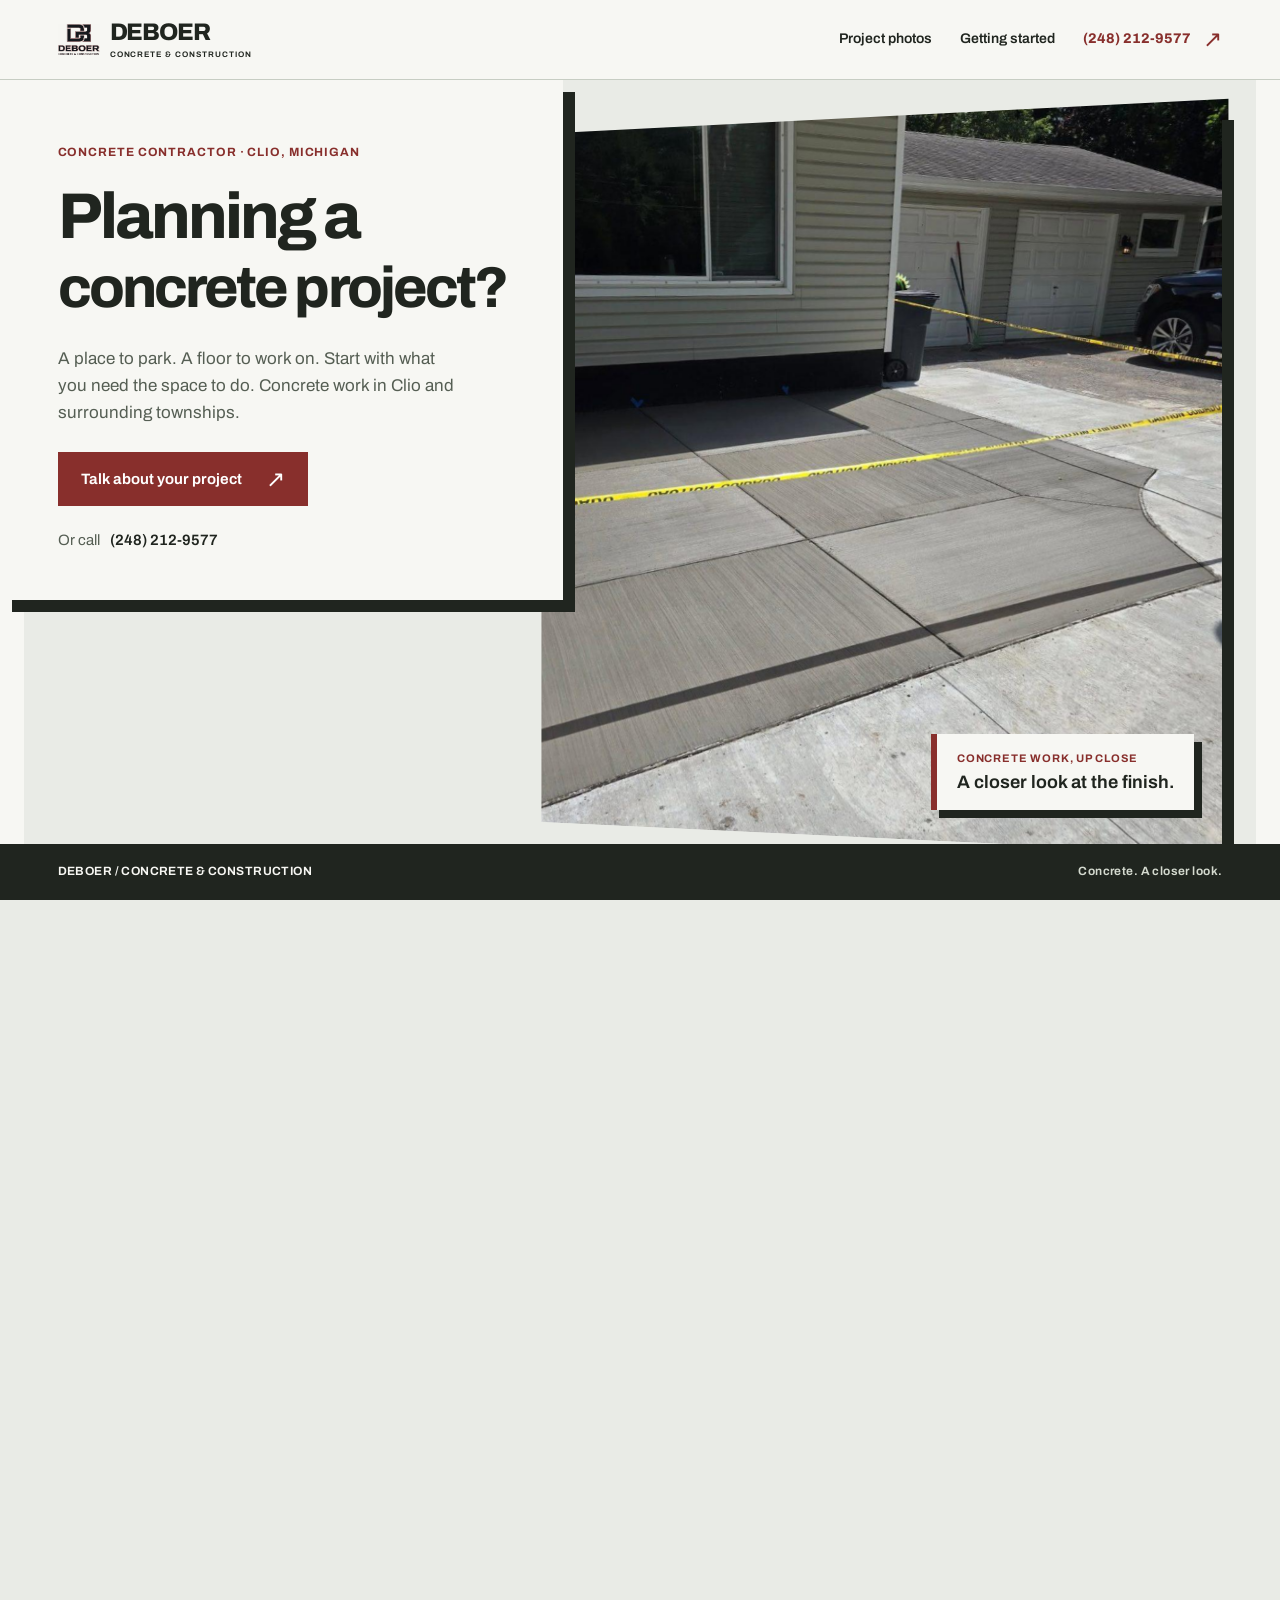
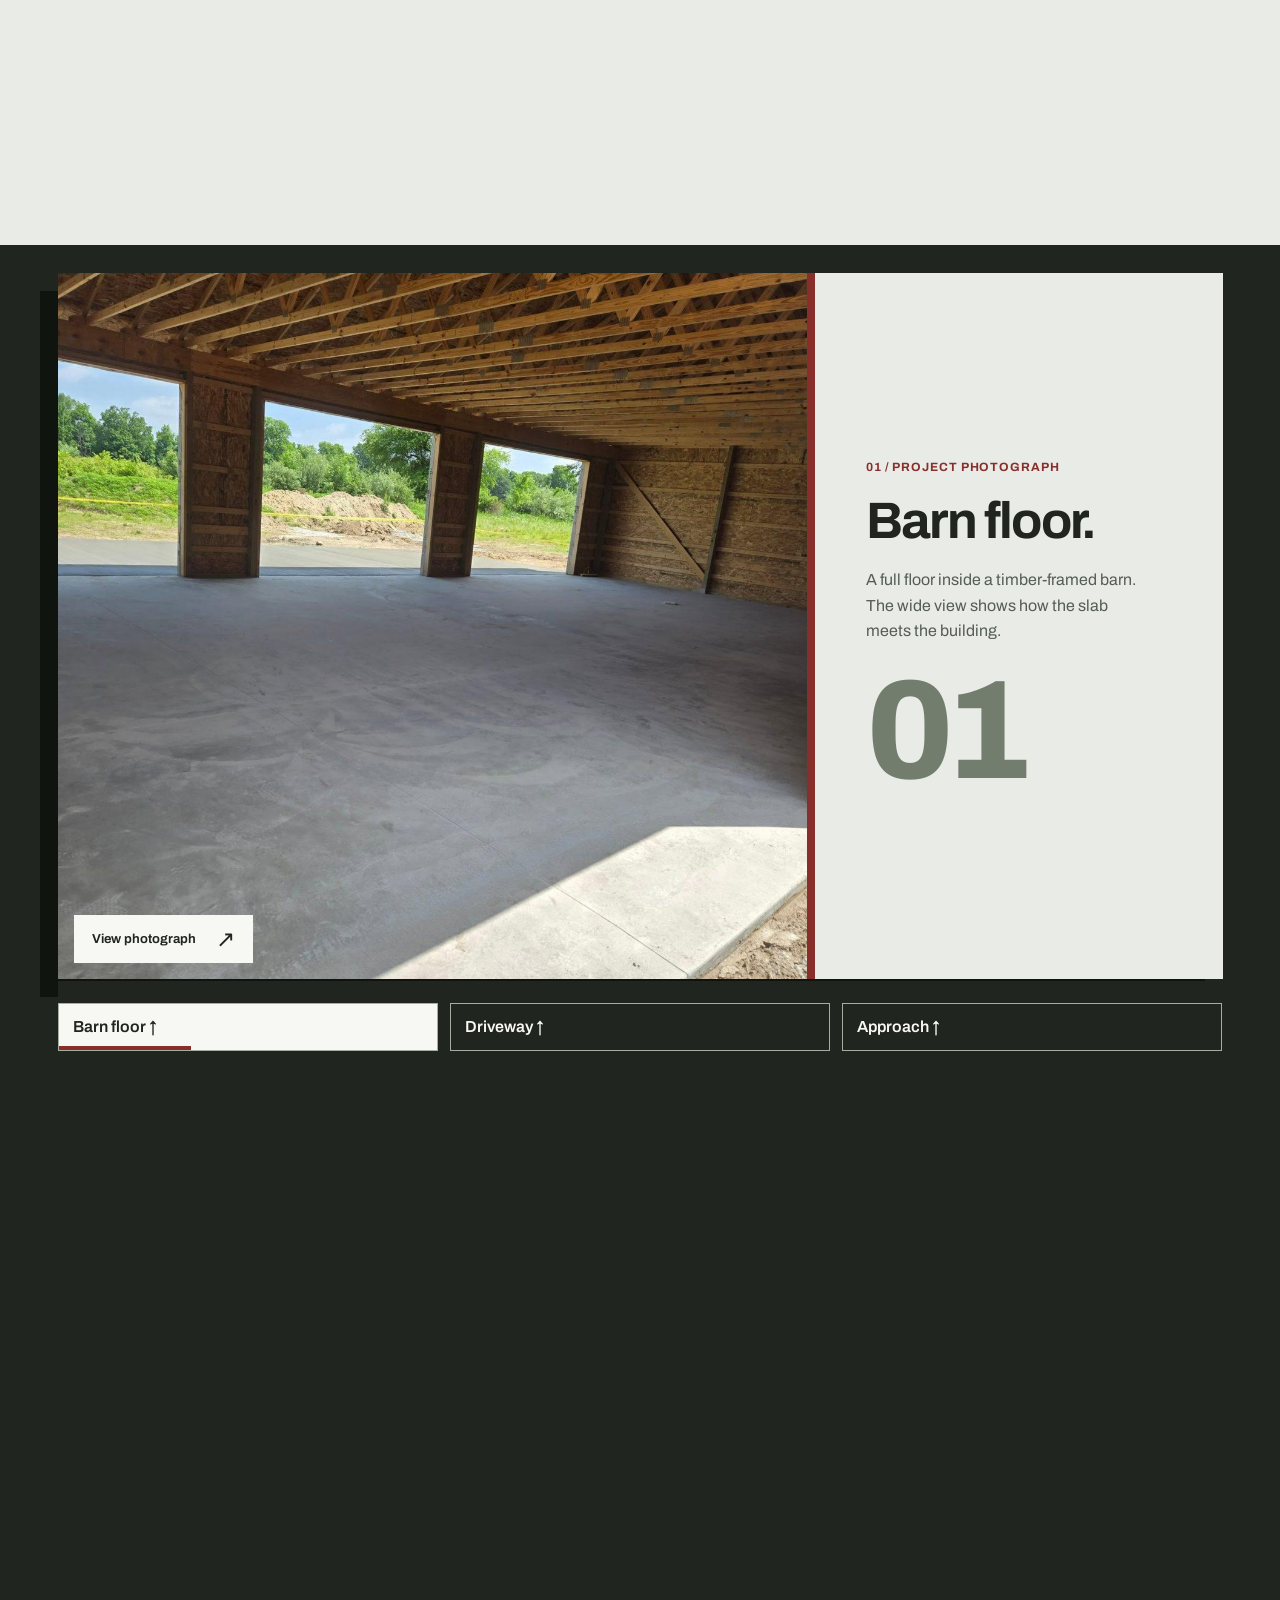
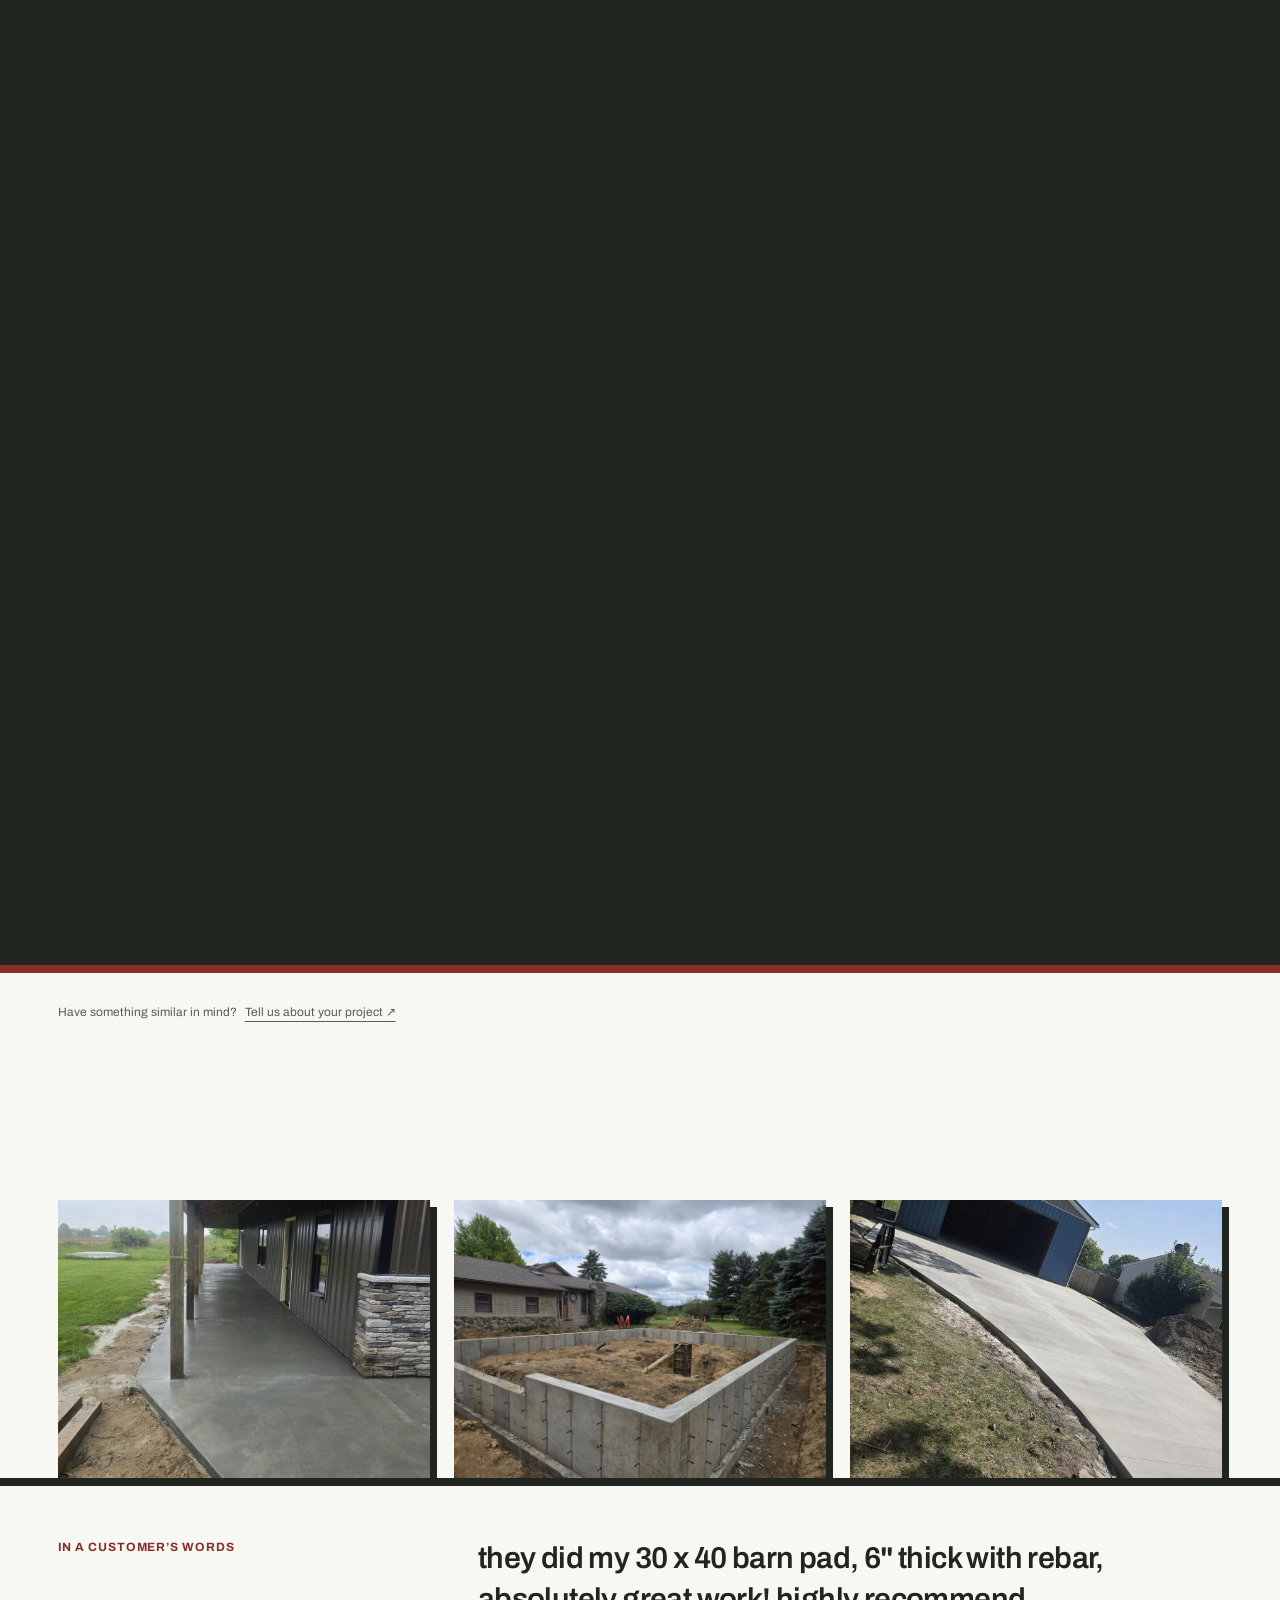
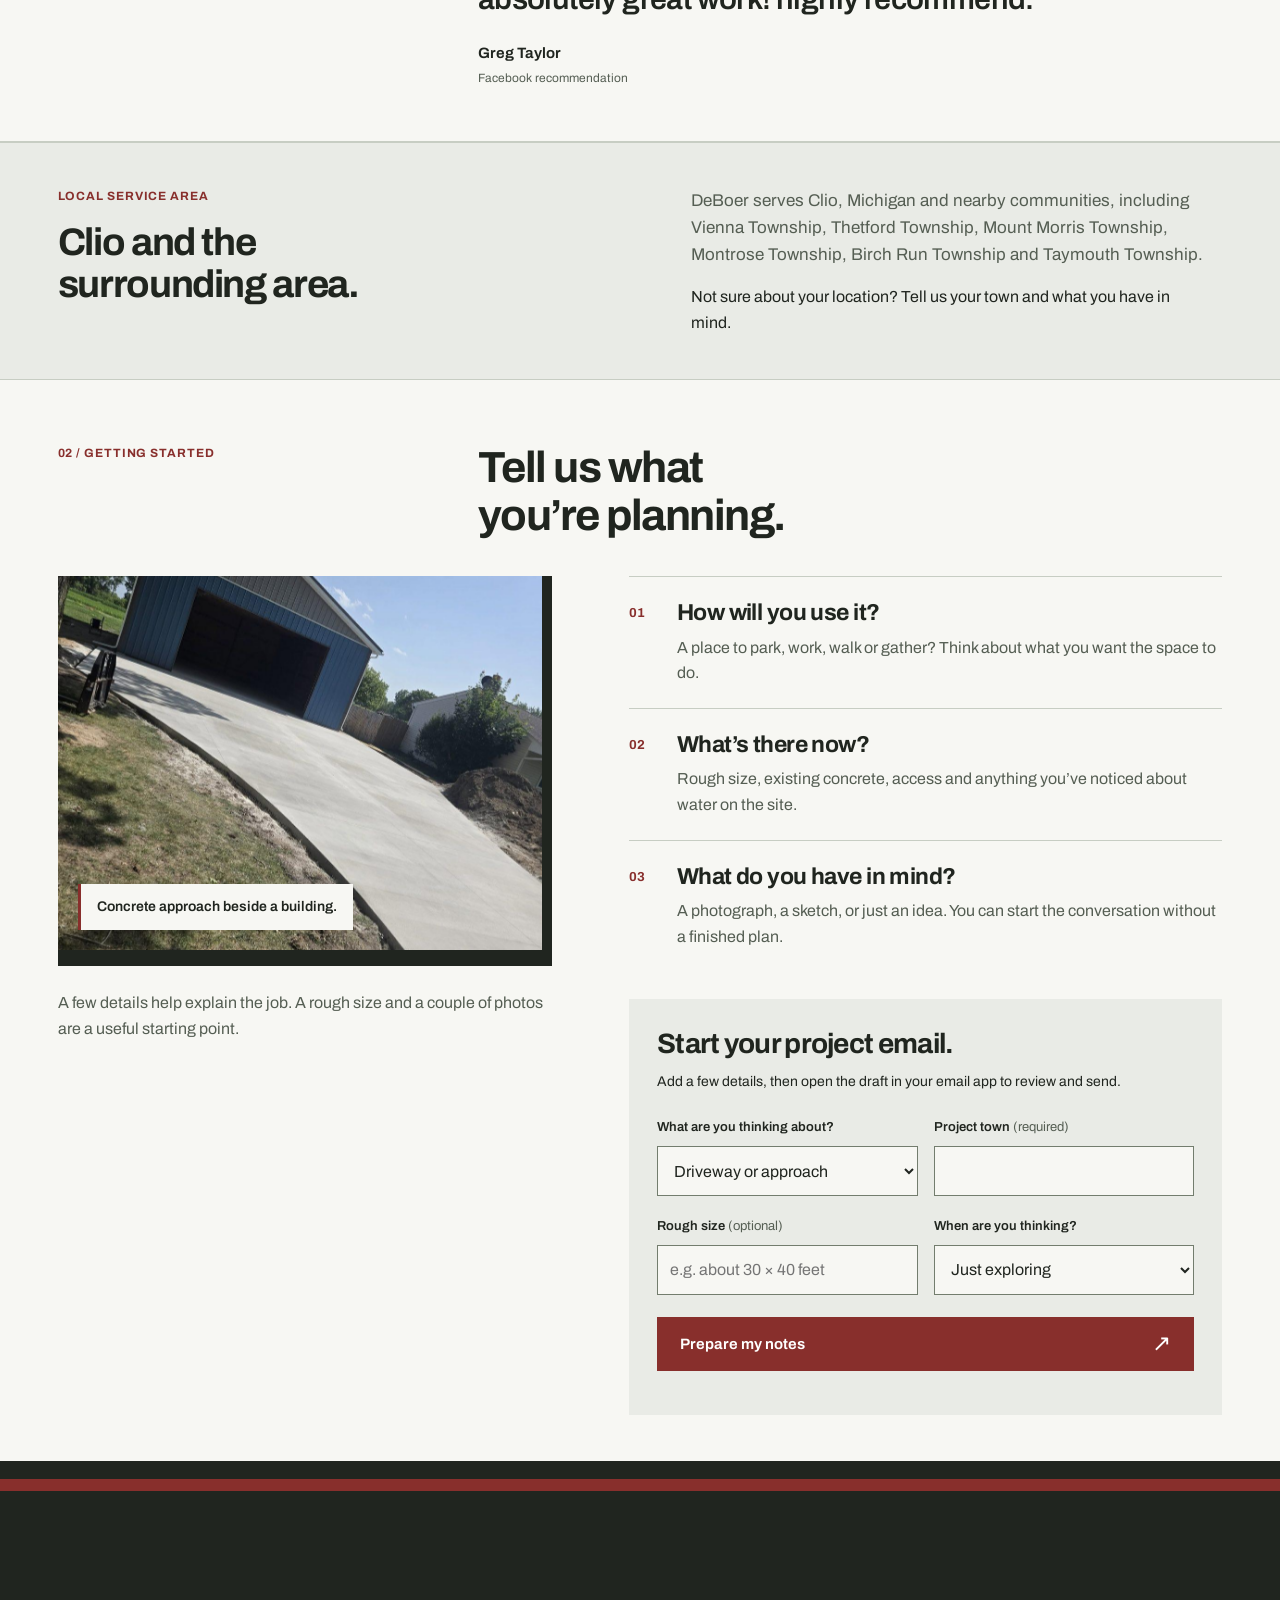
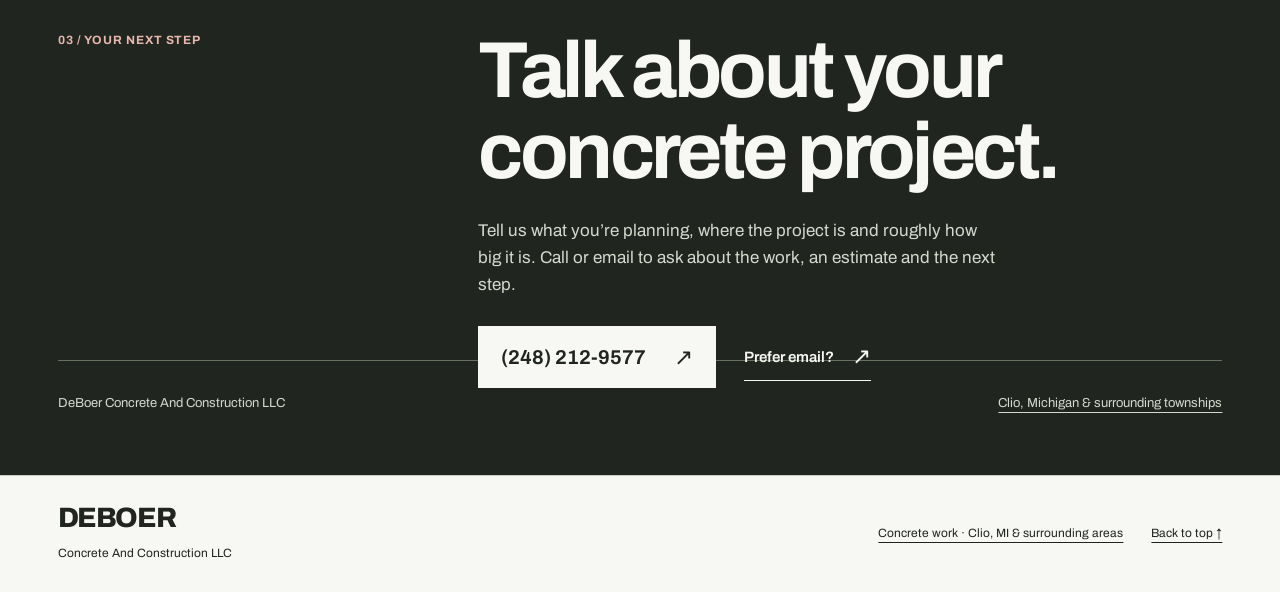
<file: deboer-concrete-premium/index.html>
<!doctype html>
<html lang="en">
<head>
  <meta charset="utf-8">
  <meta name="viewport" content="width=device-width, initial-scale=1">
  <meta name="robots" content="noindex,nofollow">
  <meta name="referrer" content="strict-origin-when-cross-origin">
  <meta http-equiv="Content-Security-Policy" content="default-src 'self'; img-src 'self'; font-src 'self'; style-src 'self' 'unsafe-inline'; script-src 'self' 'unsafe-inline'; connect-src 'none'; form-action 'none'; base-uri 'none'; object-src 'none'">
  <title>Concrete Contractor in Clio, MI | DeBoer</title>
  <meta name="description" content="Planning a concrete project? DeBoer Concrete & Construction serves Clio, MI and surrounding townships. See the work and get in touch about your project.">
  <meta property="og:title" content="DeBoer Concrete & Construction | Clio, MI">
  <meta property="og:description" content="Planning a concrete project? View concrete photographs and get in touch with DeBoer in Clio, Michigan and surrounding townships.">
  <meta property="og:type" content="website">
  <meta property="og:url" content="https://demos.locallvrg.co/deboer-concrete-premium/">
  <meta property="og:image" content="https://demos.locallvrg.co/deboer-concrete-premium/assets/job-banded-drive.jpg">
  <meta property="og:image:alt" content="Fresh concrete with a contrasting border beside a home and garage">
  <meta property="og:image:width" content="1500">
  <meta property="og:image:height" content="1125">
  <meta name="twitter:card" content="summary_large_image">
  <meta name="twitter:title" content="DeBoer Concrete & Construction | Clio, MI">
  <meta name="twitter:description" content="Planning a concrete project? View concrete photographs and get in touch with DeBoer in Clio, Michigan and surrounding townships.">
  <meta name="twitter:image" content="https://demos.locallvrg.co/deboer-concrete-premium/assets/job-banded-drive.jpg">
  <meta name="twitter:image:alt" content="Fresh concrete with a contrasting border beside a home and garage">
  <link rel="icon" href="assets/logo.png" type="image/png">
  <link rel="preload" href="assets/fonts/archivo.woff2" as="font" type="font/woff2" crossorigin>
  <style>
    @font-face{font-family:Archivo;src:url('assets/fonts/archivo.woff2') format('woff2');font-weight:100 900;font-display:swap}
    :root{--paper:#f7f7f3;--stone:#e9ebe6;--ink:#20251f;--muted:#555e53;--red:#882f2c;--line:#c7cdc3;--white:#fff;--pad:clamp(24px,4.5vw,80px);--nav:80px;--ease:cubic-bezier(.2,.7,.3,1)}
    *{box-sizing:border-box}html{scroll-padding-top:104px}body{margin:0;background:var(--paper);color:var(--ink);font:400 16px/1.6 Archivo,Arial,sans-serif}button,input,select{font:inherit}button,a{touch-action:manipulation;-webkit-tap-highlight-color:transparent}a{color:inherit;text-underline-offset:5px}button{cursor:pointer}img{display:block;max-width:100%}h1,h2,h3,p,figure{margin:0}h1,h2,h3{font-weight:700}h2{font-size:clamp(32px,3.4vw,52px);line-height:1.1;letter-spacing:-.035em}h3{font-size:26px;line-height:1.2;letter-spacing:-.025em}p{max-width:62ch}[hidden]{display:none!important}
    :is(button,a,input,select,summary,[tabindex="-1"]):focus-visible{outline:3px solid var(--red);outline-offset:5px}.wrap{max-width:1600px;margin-inline:auto;padding-inline:var(--pad)}.eyebrow{font-size:12px;line-height:1.5;letter-spacing:.075em;text-transform:uppercase;font-weight:700}.muted{color:var(--muted)}.arrow{font-size:23px;font-weight:400;line-height:1}.button{display:inline-flex;align-items:center;justify-content:space-between;gap:28px;min-height:54px;padding:14px 22px;background:var(--red);border:1px solid var(--red);color:var(--white);font-size:15px;font-weight:650;text-decoration:none;transition:background .18s,transform .18s}.button:hover{background:#65201e;border-color:#65201e}.button:active{transform:translateY(1px)}.text-link{display:inline-flex;align-items:center;gap:18px;min-height:48px;border-bottom:1px solid currentColor;text-decoration:none;font-size:15px;font-weight:600}.text-link:hover{color:var(--red)}
    .skip{position:fixed;top:8px;left:8px;z-index:1000;transform:translateY(-160%);padding:14px;background:var(--white)}.skip:focus{transform:none}.nav{position:sticky;top:0;z-index:100;min-height:var(--nav);padding:12px var(--pad);background:var(--paper);border-bottom:1px solid var(--line);display:flex;align-items:center;justify-content:space-between;gap:20px}.brand{display:flex;align-items:center;gap:10px;text-decoration:none}.brand img{width:42px;height:42px;object-fit:contain;mix-blend-mode:multiply}.wordmark{font-size:24px;font-weight:800;letter-spacing:-.05em;line-height:1}.wordmark small{display:block;font-size:8px;letter-spacing:.12em;font-weight:650;margin-top:7px}.nav-links{display:flex;align-items:center;gap:28px}.nav-links a{min-height:44px;display:flex;align-items:center;font-size:14px;font-weight:600;text-decoration:none}.nav-links .nav-cta{gap:12px;color:var(--red);font-weight:750}.nav-links a:hover{text-decoration:underline}
    .hero{position:relative;max-width:1600px;margin-inline:auto}.hero-stage{position:relative;min-height:655px;isolation:isolate;padding-bottom:56px}.site-grid{position:absolute;inset:0;background:var(--paper);z-index:-1}.hero-copy{position:relative;z-index:30;width:44%;padding:68px 32px 42px var(--pad);background:var(--paper)}.hero-copy .eyebrow{color:var(--red);margin-bottom:23px}h1{font-size:clamp(50px,5.05vw,78px);line-height:1.02;letter-spacing:-.045em;font-weight:750}h1 .small{display:block;font-size:.89em;margin-top:8px;line-height:1.06}.hero-copy .intro{font-size:17px;color:var(--muted);margin:26px 0;max-width:400px}.hero-copy .button{gap:24px}.hero-phone{display:flex;align-items:center;gap:10px;margin-top:12px;min-height:44px;font-size:15px;font-weight:600;text-decoration:none}.hero-phone span{font-weight:400;color:var(--muted)}.hero-phone:hover{text-decoration:underline}.hero-photo{position:absolute;z-index:10;left:41%;right:var(--pad);top:28px;bottom:60px;overflow:hidden;background:var(--stone)}.hero-photo img{width:100%;height:100%;object-fit:cover;object-position:53% 60%;transform:scale(1.025)}.near-frame{position:absolute;z-index:20;left:43%;right:calc(var(--pad) - 10px);top:42px;bottom:48px;border-right:3px solid var(--red);border-bottom:3px solid var(--red);pointer-events:none}.hero-rail,.hero-index,.photo-label{display:none}.hero-dock{position:absolute;z-index:35;right:calc(var(--pad) + 20px);bottom:82px;max-width:280px;padding:16px 20px;border-left:4px solid var(--red);background:var(--paper)}.hero-dock .eyebrow{font-size:11px;margin-bottom:4px;color:var(--red)}.hero-dock>p:last-child{font-size:18px;font-weight:650;line-height:1.3}
    .intro-section{display:grid;grid-template-columns:1fr 2fr;gap:24px 48px;padding-block:58px 42px;border-top:1px solid var(--line)}.section-index{font-size:12px;color:var(--red)}.intro-section h2{max-width:780px}.intro-end{grid-column:2;display:flex;align-items:end;justify-content:space-between;gap:32px}.intro-end p{max-width:480px;color:var(--muted)}.intro-end .text-link{flex-shrink:0}
    .gallery{background:var(--stone)}.gallery-stage{max-width:1600px;margin-inline:auto;padding:0 var(--pad)}.gallery-card{display:grid;grid-template-columns:1.65fr 1fr;gap:clamp(28px,5vw,80px);align-items:center;padding-block:48px;border-bottom:1px solid var(--line)}.gallery-card:nth-of-type(even){grid-template-columns:1fr 1.65fr}.gallery-card:nth-of-type(even) .gallery-visual{grid-column:2;grid-row:1}.gallery-card:nth-of-type(even) .gallery-copy{grid-column:1;grid-row:1}.gallery-visual{position:relative;overflow:hidden;min-height:310px;aspect-ratio:1.55;background:#d0d4cc}.gallery-visual img{width:100%;height:100%;object-fit:cover;object-position:50% 62%;transition:transform .3s var(--ease)}.gallery-visual:hover img{transform:scale(1.015)}.gallery-copy{padding:12px 0;max-width:390px}.gallery-copy .eyebrow{font-size:12px;color:var(--red)}.gallery-copy h3{font-size:clamp(32px,3.1vw,46px);line-height:1.08;margin:18px 0;letter-spacing:-.035em}.gallery-copy p:not(.eyebrow){font-size:16px;color:var(--muted)}.gallery-serial,.gallery-rail{display:none}.photo-zoom{position:absolute;left:16px;bottom:16px;display:flex;align-items:center;gap:20px;min-height:48px;padding:12px 18px;background:var(--paper);color:var(--ink);font-size:13px;font-weight:650;text-decoration:none}.photo-zoom:hover{background:var(--white)}.gallery-nav{display:flex;gap:12px;padding:20px 0 24px;flex-wrap:wrap}.gallery-nav button{flex:1;min-height:48px;min-width:130px;padding:10px 14px;background:transparent;border:1px solid #858e80;color:var(--ink);font-weight:600;text-align:left}.gallery-nav button:hover,.gallery-nav button[aria-pressed="true"]{background:var(--ink);color:var(--white)}.gallery-nav button:focus-visible{outline-color:var(--red)}.gallery-source{max-width:1600px;margin-inline:auto;padding:0 var(--pad) 28px;font-size:12px;color:var(--muted)}.gallery-source a{display:inline-flex;align-items:center;min-height:32px;margin-left:5px}
    .details-work{display:grid;grid-template-columns:repeat(3,1fr);gap:24px;padding-block:48px 56px}.detail-photo{min-width:0}.detail-photo .photo-zoom{position:relative;inset:auto;display:block;padding:0;background:none;overflow:hidden}.detail-photo img{width:100%;height:auto;aspect-ratio:4/3;object-fit:cover;object-position:50% 65%;transition:transform .25s var(--ease)}.detail-photo a:hover img{transform:scale(1.015)}.detail-photo figcaption{display:flex;justify-content:space-between;align-items:center;padding-top:14px;gap:10px;font-size:15px;font-weight:600}.detail-photo .arrow{font-size:20px}.quote-section{display:grid;grid-template-columns:1fr 2fr;gap:48px;padding-block:52px;border-block:1px solid var(--line)}.quote-section blockquote{margin:0}.quote-mark{display:none}.quote-section blockquote p{font-size:clamp(23px,2.35vw,34px);font-weight:600;line-height:1.35;letter-spacing:-.02em;max-width:800px}.quote-section cite{display:block;margin-top:22px;font-size:15px;font-style:normal;font-weight:650}.quote-section cite small{display:block;color:var(--muted);font-size:12px;font-weight:400;margin-top:4px}
    .plan-section{padding-block:64px}.plan-top{display:grid;grid-template-columns:1fr 2fr;gap:48px}.plan-content{display:grid;grid-template-columns:1fr 1.2fr;gap:clamp(32px,6vw,90px);margin-top:36px}.planning-image{position:relative;min-height:0;height:390px;overflow:hidden;margin-bottom:24px;background:var(--stone)}.planning-image img{width:100%;height:100%;object-fit:cover;object-position:50% 65%}.planning-image figcaption{position:absolute;left:20px;right:20px;bottom:20px;width:fit-content;max-width:calc(100% - 40px);padding:12px 16px;border-left:3px solid var(--red);background:var(--paper);font-size:14px;font-weight:600}.plan-list{counter-reset:plan;list-style:none;margin:0;padding:0}.plan-list li{counter-increment:plan;display:grid;grid-template-columns:32px 1fr;gap:16px;padding:22px 0;border-top:1px solid var(--line)}.plan-list li:before{content:'0' counter(plan);color:var(--red);font-size:13px;font-weight:700;padding-top:4px}.plan-list h3{font-size:23px;margin-bottom:8px}.plan-list p{font-size:16px;color:var(--muted)}.brief{display:none;margin-top:28px;padding:28px;background:var(--stone)}.enhanced .brief{display:block}.brief h3{font-size:28px}.brief>p{font-size:14px;margin-top:10px}.brief form{margin-top:24px}.field-grid{display:grid;grid-template-columns:1fr 1fr;gap:20px 16px}.field{min-width:0}.field label{display:block;font-size:13px;font-weight:600;margin-bottom:8px}.field label span{font-weight:400;color:var(--muted)}.field input,.field select{width:100%;min-width:0;min-height:50px;border:1px solid #858e80;border-radius:0;padding:11px 12px;background:var(--paper);color:var(--ink);font-size:16px}.field input[aria-invalid="true"]{border:2px solid var(--red)}.field-error{display:block;font-size:13px;color:var(--red);margin-top:8px;line-height:1.45}.brief .button{margin-top:22px;width:100%}.brief-status{font-size:14px;margin-top:16px}.brief-result{margin-top:24px;scroll-margin-top:104px}.brief-result h4{font-size:22px;line-height:1.25;margin:0;font-weight:700}.brief-result p{font-size:14px;margin-top:16px}.notes-output{white-space:pre-wrap;overflow-wrap:anywhere;font-size:15px;padding:18px;margin-block:20px;background:var(--paper)}.edit-notes{min-height:44px;padding:8px 0;margin-top:14px;border:0;border-bottom:1px solid var(--ink);background:none;color:var(--ink);font-size:14px}.no-script{padding:24px;margin-top:28px;background:var(--stone)}
    .contact-section{background:var(--ink);color:var(--paper);padding-block:60px}.contact-top{display:grid;grid-template-columns:1fr 2fr;gap:48px}.contact-top .section-index{color:#e6b7ac}.contact-section h2{max-width:650px}.contact-lede{font-size:17px;color:#d4dacf;max-width:520px;margin:24px 0 28px}.contact-actions{display:flex;align-items:center;flex-wrap:wrap;gap:20px 28px}.contact-actions .button{background:var(--paper);color:var(--ink);border-color:var(--paper);font-size:20px;min-height:60px}.contact-actions .button:hover{background:var(--white)}.contact-actions .text-link{color:var(--paper)}.contact-section a:focus-visible{outline-color:#fff}.contact-detail{display:flex;justify-content:space-between;flex-wrap:wrap;align-items:center;gap:16px;margin-top:42px;padding-top:20px;border-top:1px solid #667060;font-size:13px;color:#d4dacf}.contact-detail a{display:inline-flex;align-items:center;min-height:44px}.footer{display:flex;align-items:center;justify-content:space-between;gap:24px;padding-block:28px;border-top:1px solid var(--line);font-size:12px}.footer-brand{display:flex;flex-direction:column;gap:12px}.footer .wordmark{font-size:28px}.footer-right{display:flex;align-items:center;gap:28px;flex-wrap:wrap}.footer a{display:inline-flex;align-items:center;min-height:44px}
    .dialog{width:min(1100px,94vw);max-height:94svh;border:0;padding:0;background:var(--paper);color:var(--ink)}.dialog::backdrop{background:#10170feb}.dialog-top{display:flex;align-items:center;justify-content:space-between;gap:20px;padding:10px 18px;font-size:14px}.dialog-close{min-width:48px;min-height:48px;border:1px solid #858e80;background:var(--paper);color:var(--ink);font-size:24px}.dialog img{width:auto;height:auto;max-width:100%;max-height:calc(94svh - 160px);margin-inline:auto}.dialog-caption{padding:14px 18px;font-size:12px;line-height:1.5}
    @media(min-width:1600px){.hero-copy{padding-top:84px}.hero-stage{min-height:710px}}
    @media(max-width:1100px){.hero-copy{width:49%;padding-right:26px}.hero-photo{left:45%}.near-frame{left:47%}h1{font-size:60px}.hero-copy .intro{font-size:16px}.nav-links{gap:20px}.intro-end{display:block}.intro-end .text-link{margin-top:20px}.gallery-card{gap:32px}.gallery-visual{min-height:300px}.field-grid{grid-template-columns:1fr}.planning-image{height:360px}.plan-content{gap:36px}}
    @media(max-width:760px){:root{--nav:74px;--pad:24px}html{scroll-padding-top:94px}.nav{padding-block:12px;gap:12px}.brand img{width:34px;height:34px}.wordmark{font-size:22px}.wordmark small{font-size:6.5px;letter-spacing:.08em}.nav-links{gap:12px}.nav-links a{font-size:12px}.nav-links a:not(.nav-cta){display:none}.nav-cta .arrow{display:none}.hero-stage{min-height:0;padding:0 0 28px}.hero-copy{width:auto;padding:34px var(--pad) 22px;background:none}.hero-copy .eyebrow{font-size:10px;letter-spacing:.05em;margin-bottom:18px}h1{font-size:50px;max-width:560px}h1 .small{font-size:.89em;line-height:1.06;margin-top:6px}.hero-copy .intro{font-size:16px;max-width:450px;margin:22px 0}.hero-copy .button{font-size:14px;min-height:52px}.hero-phone{font-size:14px}.hero-photo{position:relative;inset:auto;height:300px;margin:0 var(--pad);overflow:hidden}.hero-photo img{object-position:50% 65%}.near-frame{left:32px;right:16px;top:auto;height:300px;bottom:20px;border-width:2px}.hero-dock{position:relative;inset:auto;margin:-52px 40px 0 40px;width:fit-content;max-width:calc(100% - 80px);padding:12px 16px}.hero-dock .eyebrow{font-size:10px}.hero-dock>p:last-child{font-size:16px}.intro-section{display:block;padding-block:38px 30px}.intro-section h2{margin-top:16px}.intro-end{margin-top:20px}.intro-end .text-link{margin-top:14px}.gallery-card,.gallery-card:nth-of-type(even){display:flex;flex-direction:column;align-items:stretch;gap:20px;padding-block:30px}.gallery-visual{min-height:0;aspect-ratio:4/3}.gallery-copy{padding:0;max-width:100%}.gallery-copy h3{font-size:32px;margin:12px 0}.gallery-copy p:not(.eyebrow){font-size:16px}.photo-zoom{left:12px;bottom:12px;min-height:46px;padding:10px 14px;font-size:12px}.gallery-nav{display:none}.gallery-source{font-size:12px;padding-bottom:24px}.details-work{grid-template-columns:1fr 1fr;gap:24px 16px;padding-block:32px}.detail-photo:last-child{grid-column:1/-1;max-width:100%;width:100%}.detail-photo:last-child img{aspect-ratio:1.65}.detail-photo figcaption{font-size:14px;padding-top:10px}.quote-section{display:block;padding-block:36px}.quote-section blockquote{margin-top:20px}.quote-section blockquote p{font-size:25px}.quote-section cite{margin-top:18px}.plan-section{padding-block:40px}.plan-top{display:block}.plan-top h2{margin-top:16px}.plan-content{display:block;margin-top:28px}.planning-image{height:290px;margin-bottom:18px}.planning-image figcaption{font-size:13px;left:14px;right:14px;bottom:14px;padding:10px 12px}.plan-content>div+div{margin-top:26px}.plan-list li{padding-block:20px;gap:10px;grid-template-columns:28px 1fr}.plan-list h3{font-size:22px}.brief{padding:24px 20px}.brief h3{font-size:26px}.field-grid{grid-template-columns:1fr}.brief-result{scroll-margin-top:94px}.contact-section{padding-block:40px}.contact-top{display:block}.contact-section h2{margin-top:18px}.contact-lede{font-size:16px;margin:20px 0 24px}.contact-actions{gap:16px}.contact-actions .button{font-size:18px}.contact-detail{display:block;margin-top:30px;font-size:12px}.contact-detail span{display:block;margin:8px 0}.footer{display:block}.footer-right{margin-top:16px;gap:14px 24px}.dialog-top{padding:8px 12px}.dialog-caption{padding:12px;font-size:11px}}
    @media(max-width:360px){:root{--pad:20px}.brand{gap:8px}.brand img{width:28px;height:28px}.wordmark{font-size:19px}.wordmark small{font-size:5.5px}.nav-links a{font-size:11px}.hero-copy .eyebrow{font-size:9px}h1{font-size:43px}.hero-copy .button{font-size:13px;padding:12px 16px;gap:18px}.hero-photo{height:260px}.near-frame{height:260px;left:28px;right:12px}.hero-dock{margin-inline:32px;max-width:calc(100% - 64px)}.hero-dock>p:last-child{font-size:15px}.details-work{gap:20px 14px}.detail-photo figcaption{font-size:13px}.brief{padding:22px 16px}}
    @media(prefers-reduced-motion:reduce){*,*:before,*:after{transition:none!important;animation:none!important;scroll-behavior:auto!important}.hero-photo img{transform:none!important}}
    .gallery-visual,.gallery-copy{min-width:0}.gallery-visual{width:100%;min-height:0}.gallery-card{scroll-margin-top:104px}html:not(.enhanced) .gallery-nav{display:none}
    .field input,.field select,.gallery-nav button,.dialog-close{border-color:#737d6e}.brand{min-height:44px}
    @media(max-width:760px){.gallery-card{scroll-margin-top:94px}}
    .service-area{position:relative;z-index:26;display:grid;grid-template-columns:minmax(0,1.1fr) minmax(0,1fr);gap:48px;padding-block:44px;background:var(--stone);border-block:1px solid var(--line)}.service-area .eyebrow{color:var(--red);margin-bottom:16px}.service-area h2{font-size:clamp(32px,3vw,46px);max-width:16ch}.service-area-copy{align-self:center;min-width:0}.service-area-copy>p{font-size:17px;color:var(--muted);max-width:54ch}.service-area-copy>p+p{margin-top:16px}.service-area-copy .area-question{font-size:16px;color:var(--ink)}
    @media(max-width:760px){.service-area{grid-template-columns:1fr;gap:24px;padding-block:36px}.service-area h2{max-width:18ch}.service-area-copy>p{font-size:16px}}
    /* A connected system of photo planes, solid form edges and foreground content. */
    .hero-stage{overflow:clip}.hero-copy{border-bottom:8px solid var(--ink)}
    .near-frame{border-right:12px solid var(--ink);border-bottom:24px solid var(--ink)}
    .hero-sill{position:absolute;z-index:40;bottom:0;left:0;right:0;height:56px;background:var(--ink);color:var(--paper);display:flex;align-items:center;justify-content:space-between;padding:0 var(--pad);font-size:12px;font-weight:650;letter-spacing:.035em}
    .hero-sill span:last-child{color:#d4dacf}.work-bridge{display:grid}
    .gallery-card{box-shadow:8px 8px 0 var(--ink)}.gallery-copy{background:var(--stone)}
    .gallery-serial{display:block;font-size:clamp(70px,11vw,170px);line-height:.9;font-weight:800;letter-spacing:-.07em;color:#737d6e;margin-top:24px}
    .motion-rich{--stage:calc(100svh - var(--nav));--gallery-travel:1500px}
    .motion-rich .hero{max-width:none;height:calc(var(--stage) + 105svh);background:var(--stone)}
    .motion-rich .hero-stage{position:sticky;top:var(--nav);height:var(--stage);min-height:0;padding:0;perspective:1800px;background:var(--stone)}
    .motion-rich .site-grid{z-index:0;background:var(--stone);border-right:24px solid var(--paper);border-left:24px solid var(--paper)}
    .motion-rich .hero-copy{position:absolute;top:0;left:0;width:44%;padding:clamp(40px,7vh,80px) 38px 38px var(--pad);border:0;box-shadow:12px 12px 0 var(--ink);transform-origin:0 50%;will-change:transform}
    .motion-rich .hero-photo{inset:0;left:0;right:0;top:0;bottom:0;margin:0;transform-origin:85% 50%;clip-path:inset(26px var(--pad) 52px 40%);will-change:transform,clip-path}
    .motion-rich .hero-photo img{position:absolute;left:0;top:0;max-width:none;object-position:55% 62%;transform:scale(1.06);will-change:transform}
    .motion-rich .near-frame{left:40%;top:40px;right:calc(var(--pad) - 12px);bottom:32px;border-width:0 12px 24px 0;transform-origin:100% 100%;will-change:transform}
    .motion-rich .hero-dock{bottom:90px;right:calc(var(--pad) + 28px);border-left:6px solid var(--red);box-shadow:8px 8px 0 var(--ink);will-change:transform;max-width:300px}
    .motion-rich .hero-sill{height:56px;will-change:transform}
    .motion-rich .work-bridge{position:absolute;z-index:60;display:grid;grid-template-columns:1fr 2fr;gap:20px 40px;align-items:center;left:0;right:0;bottom:-1px;min-height:36%;padding:36px var(--pad);background:var(--paper);border-top:12px solid var(--red);box-shadow:0 -18px 0 var(--ink);transform:translateY(120%);will-change:transform;max-width:none}
    .work-bridge .eyebrow{color:var(--red)}.work-bridge strong{font-size:clamp(38px,5vw,76px);line-height:1.04;letter-spacing:-.045em;font-weight:750;max-width:800px}.work-bridge small{display:block;font-size:14px;line-height:1.5;letter-spacing:0;font-weight:500;margin-top:18px;color:var(--muted)}
    .motion-rich .intro-section{margin:0;background:var(--paper)}.motion-rich .intro-section h2{font-size:clamp(34px,3.6vw,54px)}.motion-rich .intro-end{align-items:center;gap:28px}.motion-rich .intro-end p{font-size:14px;line-height:1.5;max-width:42ch}.motion-rich .intro-end .text-link{font-size:13px;min-height:44px}
    .motion-rich .gallery{position:relative;height:calc(var(--stage) + var(--gallery-travel));background:var(--ink)}
    .motion-rich .gallery-stage{position:sticky;top:var(--nav);height:var(--stage);overflow:clip;max-width:none;padding:28px var(--pad) 86px;perspective:1600px;background:var(--ink)}
    .motion-rich .gallery-card,.motion-rich .gallery-card:nth-of-type(even){position:absolute;inset:28px var(--pad) 86px;display:grid;grid-template-columns:minmax(0,1.8fr) minmax(0,1fr);gap:0;padding:0;border:0;background:var(--stone);box-shadow:-18px 18px 0 #0f150e;will-change:transform;transform-origin:0 50%}
    .motion-rich .gallery-visual,.motion-rich .gallery-card:nth-of-type(even) .gallery-visual{grid-column:1;grid-row:1;width:100%;height:100%;min-height:0;aspect-ratio:auto}
    .motion-rich .gallery-card:nth-of-type(even) .gallery-copy{grid-column:2;grid-row:1}
    .motion-rich .gallery-visual img{transform:scale(1.07);transition:none;will-change:transform}.motion-rich .gallery-copy{max-width:none;margin:0;padding:clamp(24px,4vw,64px);align-self:stretch;display:flex;flex-direction:column;justify-content:center;border-left:8px solid var(--red)}
    .motion-rich .gallery-copy h3{font-size:clamp(34px,4vw,62px)}.motion-rich .gallery-copy p:not(.eyebrow){max-width:30ch}
    .motion-rich .gallery-nav{position:absolute;z-index:20;bottom:0;left:var(--pad);right:var(--pad);padding:14px 0;display:flex;gap:12px;flex-wrap:nowrap;background:var(--ink);box-shadow:0 -8px 0 var(--ink)}
    .motion-rich .gallery-nav button{min-width:0;background:var(--ink);color:var(--paper);border-color:#a5afa0;position:relative;overflow:hidden;min-height:48px}
    .motion-rich .gallery-nav button:before{content:'';position:absolute;inset:auto auto 0 0;width:calc(var(--fill,0)*100%);height:4px;background:var(--paper)}
    .motion-rich .gallery-nav button[aria-pressed=true]{background:var(--paper);color:var(--ink)}.motion-rich .gallery-nav button[aria-pressed=true]:before{background:var(--red)}
    .motion-rich .gallery-source{position:relative;z-index:21;min-height:80px;background:var(--paper);padding-top:24px;margin-top:0;max-width:none;border-top:8px solid var(--red)}
    .gallery-card[data-scene="2"] img{object-position:50% 25%}
    @media(max-width:760px){.work-bridge{display:block}}
    .details-work{position:relative;z-index:25;background:var(--paper)}.motion-rich .detail-photo{will-change:transform}.motion-rich .detail-photo a{box-shadow:7px 7px 0 var(--ink)}
    .quote-section{position:relative;z-index:26;background:var(--paper);border-top:8px solid var(--ink)}
    .plan-section{position:relative;z-index:27;background:var(--paper)}.motion-rich .plan-content>div:first-child{align-self:start;position:sticky;top:calc(var(--nav) + 32px)}
    .planning-image{border-right:10px solid var(--ink);border-bottom:16px solid var(--ink)}.motion-rich .planning-image img{height:115%;max-width:none;will-change:transform}
    .contact-section{position:relative;z-index:28;max-width:none;border-top:12px solid var(--red);box-shadow:0 -18px 0 var(--ink);padding-top:70px;padding-bottom:50px}
    .motion-rich .contact-top{will-change:transform}.contact-section h2{font-size:clamp(42px,6.2vw,92px);line-height:1.02;letter-spacing:-.045em}
    @media(max-width:1100px) and (min-width:761px){.motion-rich .hero-copy{width:49%;padding-right:25px}h1{font-size:55px}.motion-rich .gallery-copy{padding:28px}.motion-rich .gallery-copy h3{font-size:38px}.gallery-serial{font-size:90px}.motion-rich .gallery-card{grid-template-columns:minmax(0,1.3fr) minmax(0,1fr)}}
    @media(max-width:760px){.hero-copy{border-bottom:0}.hero-sill{font-size:10px;padding-inline:var(--pad)}.hero-sill span:last-child{max-width:150px;text-align:right}.near-frame{border-width:0 8px 14px 0}.hero-stage{padding-bottom:72px}.hero-dock{margin-bottom:8px}.gallery-card{box-shadow:5px 5px 0 var(--ink);padding-inline:0}.gallery-serial{display:none}.contact-section h2{font-size:44px}.planning-image{border-width:0 7px 12px 0}
      .motion-rich{--gallery-travel:1150px}.motion-rich .hero{height:calc(var(--stage) + 110svh)}.motion-rich .hero-copy{width:100%;padding:24px var(--pad) 20px;box-shadow:0 10px 0 var(--ink);z-index:30;background:var(--paper)}.motion-rich .hero-copy .eyebrow{margin-bottom:12px}.motion-rich h1{font-size:46px;max-width:500px}.motion-rich .hero-copy .intro{margin:18px 0;font-size:15px;line-height:1.55}.motion-rich .hero-phone{margin-top:4px}.motion-rich .hero-photo{position:absolute;inset:0;height:auto;clip-path:inset(56% 24px 48px 24px);transform-origin:50% 80%}.motion-rich .hero-photo img{object-position:51% 63%}.motion-rich .near-frame{left:32px;right:16px;top:57%;bottom:34px;height:auto}.motion-rich .hero-dock{position:absolute;right:36px;left:auto;bottom:76px;max-width:260px;width:auto;margin:0;padding:12px 14px;box-shadow:5px 5px 0 var(--ink)}.motion-rich .hero-dock .eyebrow{font-size:9px}.motion-rich .hero-dock>p:last-child{font-size:15px}.motion-rich .hero-sill{height:48px}.motion-rich .work-bridge{display:block;padding:24px var(--pad);min-height:36%;border-top-width:8px;box-shadow:0 -12px 0 var(--ink)}.motion-rich .intro-section h2{font-size:32px;margin-top:12px}.motion-rich .intro-end{margin-top:16px}.motion-rich .intro-end .text-link{margin-top:12px}.motion-rich .intro-end p{font-size:13px}
      .motion-rich .gallery-stage{padding:16px 20px 78px}.motion-rich .gallery-card,.motion-rich .gallery-card:nth-of-type(even){inset:16px 20px 78px;display:grid;grid-template-columns:1fr;grid-template-rows:minmax(0,1fr) auto;gap:0;box-shadow:7px 10px 0 #0f150e;transform-origin:50% 0}.motion-rich .gallery-visual,.motion-rich .gallery-card:nth-of-type(even) .gallery-visual{grid-column:1;grid-row:1;aspect-ratio:auto;height:100%}.motion-rich .gallery-copy,.motion-rich .gallery-card:nth-of-type(even) .gallery-copy{grid-column:1;grid-row:2;padding:22px 22px 24px;border-left:0;border-top:6px solid var(--red)}.motion-rich .gallery-copy .eyebrow{font-size:10px}.motion-rich .gallery-copy h3{font-size:32px;margin:10px 0}.motion-rich .gallery-copy p:not(.eyebrow){font-size:14px;line-height:1.5;max-width:35ch}.motion-rich .gallery-nav{left:20px;right:20px;gap:8px;bottom:0}.motion-rich .gallery-nav button{font-size:11px;padding:9px 10px;min-height:48px}.motion-rich .gallery-source{padding-top:20px;font-size:11px}.motion-rich .plan-content>div:first-child{position:relative;top:0}.motion-rich .planning-image{height:330px}.motion-rich .contact-top{transform:none!important}.contact-section{padding-top:44px;padding-bottom:38px}
    }
    @media(max-width:360px){.motion-rich h1{font-size:40px}.motion-rich .hero-copy{padding-top:20px}.motion-rich .hero-copy .eyebrow{font-size:9px}.motion-rich .hero-copy .intro{font-size:14px;margin:14px 0}.motion-rich .hero-photo{clip-path:inset(57% 20px 48px 20px)}.motion-rich .hero-dock{right:30px;max-width:230px}.work-bridge strong{font-size:34px}.motion-rich .gallery-card,.motion-rich .gallery-card:nth-of-type(even){inset-inline:16px}.motion-rich .gallery-copy{padding:16px 18px 20px}.motion-rich .gallery-copy h3{font-size:28px}.motion-rich .gallery-copy p:not(.eyebrow){font-size:13px}.motion-rich .gallery-nav{left:16px;right:16px}.motion-rich .gallery-nav button{font-size:10px}.contact-section h2{font-size:38px}}
    @media(prefers-reduced-motion:reduce){.detail-photo,.contact-top,.planning-image img{transform:none!important}}
  </style>
</head>
<body>
  <a href="#main" class="skip">Skip to content</a>
  <header class="nav">
    <a class="brand" href="#main" aria-label="DeBoer Concrete and Construction, back to top"><img src="assets/logo.png" alt="" width="42" height="42"><span class="wordmark">DEBOER<small>CONCRETE & CONSTRUCTION</small></span></a>
    <nav class="nav-links" aria-label="Main navigation"><a href="#work">Project photos</a><a href="#plan">Getting started</a><a class="nav-cta" href="tel:+12482129577">(248) 212-9577 <span class="arrow" aria-hidden="true">↗</span></a></nav>
  </header>
  <main id="main">
    <section class="hero" aria-labelledby="hero-title">
      <div class="hero-stage">
        <div class="site-grid" aria-hidden="true"></div>
        <div class="hero-copy"><p class="eyebrow">Concrete contractor · Clio, Michigan</p><h1 id="hero-title">Planning a <span class="small">concrete project?</span></h1><p class="intro">A place to park. A floor to work on. Start with what you need the space to do. Concrete work in Clio and surrounding townships.</p><a class="button" href="#contact">Talk about your project <span class="arrow" aria-hidden="true">↗</span></a><a class="hero-phone" href="tel:+12482129577"><span>Or call</span> (248) 212-9577</a></div>
        <figure class="hero-photo"><img src="assets/job-banded-drive.jpg" width="1500" height="1125" alt="Fresh concrete with a contrasting border beside a home and garage" fetchpriority="high"></figure>
        <div class="near-frame" aria-hidden="true"></div>
        <div class="hero-dock"><p class="eyebrow">Concrete work, up close</p><p>A closer look at the finish.</p></div>
        <div class="hero-sill" aria-hidden="true"><span>DEBOER / CONCRETE & CONSTRUCTION</span><span>Concrete. A closer look.</span></div>
      </div>
    </section>
    <section id="work" class="intro-section wrap work-bridge" aria-labelledby="work-title"><p class="section-index eyebrow">01 / Project photographs</p><h2 id="work-title" tabindex="-1">See the concrete.<br>Look at the details.</h2><div class="intro-end"><p>Room to park, a floor to work on, a path to the door. See the driveways, floors and walkways in these photographs.</p><a class="text-link" href="#contact">Talk about your project <span class="arrow" aria-hidden="true">↗</span></a></div></section>
    <section class="gallery" aria-label="Explore project photographs">
      <div class="gallery-stage">
        <article class="gallery-card" data-scene="0"><figure class="gallery-visual"><img src="assets/job-barn-slab.jpg" alt="Concrete barn floor beneath exposed timber roof trusses" width="1500" height="1125" loading="lazy"><a class="photo-zoom" href="assets/job-barn-slab.jpg" data-caption="Concrete barn floor" aria-label="Enlarge photograph of the concrete barn floor">View photograph <span class="arrow" aria-hidden="true">↗</span></a></figure><div class="gallery-copy"><p class="eyebrow">01 / Project photograph</p><h3>Barn floor.</h3><p>A full floor inside a timber-framed barn. The wide view shows how the slab meets the building.</p><span class="gallery-serial" aria-hidden="true">01</span></div></article>
        <article class="gallery-card" data-scene="1"><figure class="gallery-visual"><img src="assets/job-banded-drive.jpg" alt="Fresh concrete driveway with a contrasting dark border beside a house" width="1500" height="1125" loading="lazy"><a class="photo-zoom" href="assets/job-banded-drive.jpg" data-caption="Driveway with a contrasting border" aria-label="Enlarge photograph of the bordered driveway">View photograph <span class="arrow" aria-hidden="true">↗</span></a></figure><div class="gallery-copy"><p class="eyebrow">02 / Project photograph</p><h3>Driveway detail.</h3><p>Concrete beside a home and garage. Look at the contrasting border, surface finish and joint layout.</p><span class="gallery-serial" aria-hidden="true">02</span></div></article>
        <article class="gallery-card" data-scene="2"><figure class="gallery-visual"><img src="assets/job-approach.jpg" alt="Concrete approach leading into a timber-framed building with a green metal roof" width="1050" height="1400" loading="lazy"><a class="photo-zoom" href="assets/job-approach.jpg" data-caption="Concrete approach to a timber-framed building" aria-label="Enlarge photograph of the concrete approach">View photograph <span class="arrow" aria-hidden="true">↗</span></a></figure><div class="gallery-copy"><p class="eyebrow">03 / Project photograph</p><h3>Building approach.</h3><p>Concrete leading into a timber-framed building. Open the full photograph to see the approach and entrance together.</p><span class="gallery-serial" aria-hidden="true">03</span></div></article>
        <div class="gallery-rail" aria-hidden="true"></div>
        <nav class="gallery-nav" aria-label="Jump to a project photograph"><button type="button" data-go="0" aria-pressed="false" aria-label="Show barn floor photograph">Barn floor ↑</button><button type="button" data-go="1" aria-pressed="false" aria-label="Show driveway photograph">Driveway ↑</button><button type="button" data-go="2" aria-pressed="false" aria-label="Show building approach photograph">Approach ↑</button></nav>
      </div>
    </section>
    <p class="gallery-source">Have something similar in mind? <a href="#contact">Tell us about your project ↗</a></p>
    <div class="details-work wrap" aria-label="More concrete photographs">
      <figure class="detail-photo"><a class="photo-zoom" href="assets/job-walkway.jpg" data-caption="Concrete walkway beside a metal building" aria-label="Enlarge photograph of the walkway"><img src="assets/job-walkway.jpg" width="1050" height="1400" loading="lazy" alt="Concrete walkway running along a dark metal building"></a><figcaption>Walkway <span class="arrow" aria-hidden="true">↗</span></figcaption></figure>
      <figure class="detail-photo"><a class="photo-zoom" href="assets/job-foundation.jpg" data-caption="Concrete foundation walls" aria-label="Enlarge photograph of the foundation"><img src="assets/job-foundation.jpg" width="1500" height="1125" loading="lazy" alt="Concrete foundation walls outlining a building footprint"></a><figcaption>Foundation <span class="arrow" aria-hidden="true">↗</span></figcaption></figure>
      <figure class="detail-photo"><a class="photo-zoom" href="assets/job-curved-drive.jpg" data-caption="Curved concrete drive" aria-label="Enlarge photograph of the curved drive"><img src="assets/job-curved-drive.jpg" width="1050" height="1400" loading="lazy" alt="Curved concrete drive beside a blue metal building"></a><figcaption>Curved drive <span class="arrow" aria-hidden="true">↗</span></figcaption></figure>
    </div>
    <section class="quote-section wrap" aria-label="Customer recommendation"><p class="section-index eyebrow">In a customer’s words</p><blockquote><span class="quote-mark" aria-hidden="true">“</span><p>they did my 30 x 40 barn pad, 6&quot; thick with rebar, absolutely great work! highly recommend.</p><cite>Greg Taylor<small>Facebook recommendation</small></cite></blockquote></section>
    <section class="service-area wrap" id="service-area" aria-labelledby="area-title">
      <div><p class="eyebrow">Local service area</p><h2 id="area-title">Clio and the surrounding area.</h2></div>
      <div class="service-area-copy"><p>DeBoer serves Clio, Michigan and nearby communities, including Vienna Township, Thetford Township, Mount Morris Township, Montrose Township, Birch Run Township and Taymouth Township.</p><p class="area-question">Not sure about your location? Tell us your town and what you have in mind.</p></div>
    </section>
    <section class="plan-section wrap" id="plan" aria-labelledby="plan-title">
      <div class="plan-top"><p class="section-index eyebrow">02 / Getting started</p><h2 id="plan-title">Tell us what<br>you’re planning.</h2></div>
      <div class="plan-content"><div><figure class="planning-image"><img src="assets/job-curved-drive.jpg" width="1050" height="1400" alt="Concrete drive curving toward the entrance of a building" loading="lazy"><figcaption>Concrete approach beside a building.</figcaption></figure><p class="muted">A few details help explain the job. A rough size and a couple of photos are a useful starting point.</p></div><div><ol class="plan-list"><li><div><h3>How will you use it?</h3><p>A place to park, work, walk or gather? Think about what you want the space to do.</p></div></li><li><div><h3>What’s there now?</h3><p>Rough size, existing concrete, access and anything you’ve noticed about water on the site.</p></div></li><li><div><h3>What do you have in mind?</h3><p>A photograph, a sketch, or just an idea. You can start the conversation without a finished plan.</p></div></li></ol>
      <div class="brief" id="project-notes"><h3>Start your project email.</h3><p>Add a few details, then open the draft in your email app to review and send.</p><form id="brief-form" novalidate><div class="field-grid"><div class="field"><label for="project-type">What are you thinking about?</label><select id="project-type" name="project"><option>Driveway or approach</option><option>Barn or workshop floor</option><option>Walkway</option><option>Something else</option></select></div><div class="field"><label for="project-town">Project town <span>(required)</span></label><input id="project-town" name="town" autocomplete="off" maxlength="80" required aria-describedby="town-error"><span id="town-error" class="field-error" hidden></span></div><div class="field"><label for="project-size">Rough size <span>(optional)</span></label><input id="project-size" name="size" autocomplete="off" maxlength="100" placeholder="e.g. about 30 × 40 feet" aria-describedby="size-error"><span id="size-error" class="field-error" hidden></span></div><div class="field"><label for="project-timing">When are you thinking?</label><select id="project-timing" name="timing"><option>Just exploring</option><option>As soon as practical</option><option>Within a few months</option><option>Planning further ahead</option></select></div></div><button class="button" type="submit">Prepare my notes <span class="arrow" aria-hidden="true">↗</span></button><p class="brief-status" id="brief-status" role="status"></p></form><div class="brief-result" id="brief-result" hidden tabindex="-1" aria-labelledby="notes-title"><h4 id="notes-title">Your notes are ready.</h4><div class="notes-output" id="notes-output"></div><a class="button" id="email-notes" href="mailto:nick@deboerconcreteandconstructionllc.com">Open email draft <span class="arrow" aria-hidden="true">↗</span></a><p>Review and send the draft from your email app. Your message is not sent until you send it.</p><button class="edit-notes" type="button" id="edit-notes">Edit my notes</button></div></div>
      <noscript><p class="no-script">Call or email DeBoer with your project type, town and rough size using the contact options below.</p></noscript>
      </div></div>
    </section>
    <section id="contact" class="contact-section wrap" aria-labelledby="contact-title"><div class="contact-top"><p class="eyebrow section-index">03 / Your next step</p><div><h2 id="contact-title">Talk about your<br>concrete project.</h2><p class="contact-lede">Tell us what you’re planning, where the project is and roughly how big it is. Call or email to ask about the work, an estimate and the next step.</p><div class="contact-actions"><a class="button" href="tel:+12482129577">(248) 212-9577 <span class="arrow" aria-hidden="true">↗</span></a><a class="text-link" href="mailto:nick@deboerconcreteandconstructionllc.com">Prefer email? <span class="arrow" aria-hidden="true">↗</span></a></div></div></div><div class="contact-detail"><span>DeBoer Concrete And Construction LLC</span><a href="#service-area">Clio, Michigan & surrounding townships</a></div></section>
  </main>
  <footer class="footer wrap"><div class="footer-brand"><span class="wordmark" aria-hidden="true">DEBOER</span><span>Concrete And Construction LLC</span></div><div class="footer-right"><a href="#service-area">Concrete work · Clio, MI & surrounding areas</a><a href="#main">Back to top ↑</a></div></footer>
  <dialog class="dialog" id="photo-dialog" aria-labelledby="dialog-title"><div class="dialog-top"><span id="dialog-title">Project photograph</span><button class="dialog-close" type="button" aria-label="Close photograph">×</button></div><img id="dialog-image" src="assets/job-banded-drive.jpg" alt="" width="1500" height="1125"><p class="dialog-caption">Use the close button to return to the page.</p></dialog>
  <script>
    (() => {
      'use strict';
      const root = document.documentElement;
      root.classList.add('enhanced');
      const reduced = matchMedia('(prefers-reduced-motion: reduce)');
      const hero = document.querySelector('.hero');
      const heroStage = document.querySelector('.hero-stage');
      const photo = document.querySelector('.hero-photo');
      const image = document.querySelector('.hero-photo img');
      const frame = document.querySelector('.near-frame');
      const copy = document.querySelector('.hero-copy');
      const dock = document.querySelector('.hero-dock');
      const sill = document.querySelector('.hero-sill');
      const bridge = document.querySelector('.work-bridge');
      const gallery = document.querySelector('.gallery');
      const galleryStage = document.querySelector('.gallery-stage');
      const cards = [...document.querySelectorAll('.gallery-card')];
      const sceneButtons = [...document.querySelectorAll('[data-go]')];
      const details = [...document.querySelectorAll('.detail-photo')];
      const planningImage = document.querySelector('.planning-image img');
      const planning = document.querySelector('.plan-section');
      const contact = document.querySelector('.contact-section');
      const contactTop = document.querySelector('.contact-top');
      const clamp = value => Math.min(1,Math.max(0,value));
      const ease = value => {const p=clamp(value);return p*p*(3-2*p);};
      let geometry, activeCard=-1;
      let pending = false;
      function progress(start,travel) {return clamp((scrollY-start)/Math.max(1,travel));}
      function selectCard(index) {
        if(activeCard===index)return;
        activeCard=index;
        cards.forEach((card,i)=>{
          const inactive=root.classList.contains('motion-rich')&&i!==index;
          if(inactive){card.setAttribute('aria-hidden','true');card.inert=true;}
          else{card.removeAttribute('aria-hidden');card.inert=false;}
        });
        sceneButtons.forEach((button,i)=>button.setAttribute('aria-pressed',String(i===index)));
      }
      function render() {
        pending = false;
        if(!geometry||!root.classList.contains('motion-rich'))return;
        const {width,height,nav,mobile,pad,heroStart,heroTravel,galleryStart,galleryTravel,copyHeight}=geometry;
        const p=progress(heroStart,heroTravel);
        const open=ease((p-.12)/.52),depart=ease((p-.12)/.42),handoff=ease((p-.68)/.30);
        const left=(mobile?pad:width*.40)*(1-open);
        const top=(mobile?height*.56:26)*(1-open);
        const right=pad*(1-open),bottom=(mobile?48:52)*(1-open);
        photo.style.clipPath=`inset(${top}px ${right}px ${bottom}px ${left}px)`;
        photo.style.transform=`perspective(1800px) rotateY(${(mobile?3:-7)*(1-open)}deg) rotateX(${(mobile?4:0)*(1-open)}deg)`;
        image.style.width=`${width-left-right}px`;
        image.style.height=`${height-top-bottom}px`;
        image.style.transform=`translate3d(${left}px,${top-handoff*22}px,0) scale(${1.06-open*.06})`;
        copy.style.transform=mobile?`translate3d(${-depart*12}px,${-depart*(copyHeight+60)}px,0) rotateX(${depart*8}deg)`:`translate3d(${-depart*(width*.48+80)}px,${-depart*28}px,0) rotateY(${-depart*8}deg)`;
        frame.style.transform=`translate3d(${open*(mobile?90:160)}px,${open*120}px,${open*110}px) rotateZ(${open*3}deg)`;
        dock.style.transform=`translate3d(${ease((p-.52)/.22)*(mobile?width:width*.45)}px,${-open*24}px,0)`;
        sill.style.transform=`translate3d(0,${open*66}px,0)`;
        bridge.style.transform=`translate3d(0,${(1-handoff)*135}%,0)`;
        hero.dataset.progress=p.toFixed(3);
        const g=progress(galleryStart,galleryTravel)*2;
        let index=0;
        cards.forEach((card,i)=>{
          const enter=i===0?1:ease((g-(i-1)-.36)/.58);
          const leave=ease((g-i-.36)/.58);
          if(enter>.58)index=i;
          const x=mobile?(1-enter)*width*.14-leave*width*.05:(1-enter)*width*1.14-leave*width*.10;
          const y=mobile?(1-enter)*(height+100)-leave*height*.08:leave*-18;
          const scale=1-(1-enter)*.07-leave*.07;
          card.style.transform=`translate3d(${x}px,${y}px,${-leave*100}px) scale(${scale}) rotate${mobile?'X':'Y'}(${(1-enter)*(mobile?-9:-13)}deg)`;
          card.style.zIndex=String(i+1);
          card.querySelector('img').style.transform=`scale(${1.08-enter*.05+leave*.025}) translate3d(${mobile?0:leave*-18}px,${mobile?leave*-18:0}px,0)`;
          sceneButtons[i].style.setProperty('--fill',String(clamp(g-i+.35)));
        });
        selectCard(index);gallery.dataset.progress=(g/2).toFixed(3);
        const detailRect=document.querySelector('.details-work').getBoundingClientRect();
        const detailP=ease((innerHeight-detailRect.top)/(innerHeight*.9));
        details.forEach((detail,i)=>detail.style.transform=`translate3d(0,${(1-ease((detailP-i*.08)/.84))*(mobile?48:95)}px,0)`);
        const planRect=planning.getBoundingClientRect();
        planningImage.style.transform=`translate3d(0,${-clamp((innerHeight-planRect.top)/(planRect.height+innerHeight))*50}px,0)`;
        const contactRect=contact.getBoundingClientRect();
        const c=ease((innerHeight-contactRect.top)/(innerHeight*.75));
        contactTop.style.transform=`translate3d(0,${(1-c)*70}px,0)`;
      }
      function request() { if (!pending) { pending = true; requestAnimationFrame(render); } }
      function measure() {
        root.classList.toggle('motion-rich',!reduced.matches&&innerHeight>=620);
        const rich=root.classList.contains('motion-rich');
        if(rich&&bridge.parentElement!==heroStage)heroStage.append(bridge);
        if(!rich&&bridge.parentElement===heroStage)hero.after(bridge);
        const mobile=innerWidth<=760,nav=parseFloat(getComputedStyle(root).getPropertyValue('--nav'));
        geometry={width:innerWidth,height:heroStage.offsetHeight,mobile,nav,pad:parseFloat(getComputedStyle(copy).paddingLeft),heroStart:hero.offsetTop-nav,heroTravel:hero.offsetHeight-heroStage.offsetHeight,galleryStart:gallery.offsetTop-nav,galleryTravel:gallery.offsetHeight-galleryStage.offsetHeight,copyHeight:copy.offsetHeight};
        activeCard=-1;
        if(!root.classList.contains('motion-rich')){
          [photo,image,frame,copy,dock,sill,bridge,...cards,...details,planningImage,contactTop].forEach(element=>{element.style.transform='';element.style.clipPath='';});
          image.style.width='';image.style.height='';
          cards.forEach(card=>{card.removeAttribute('aria-hidden');card.inert=false;card.querySelector('img').style.transform='';});
          sceneButtons.forEach(button=>button.setAttribute('aria-pressed','false'));
        }
        render();
      }
      addEventListener('scroll',request,{passive:true});
      addEventListener('resize',measure,{passive:true});
      reduced.addEventListener('change',measure);
      document.fonts.ready.then(measure);
      addEventListener('load',measure,{once:true});
      addEventListener('pageshow',measure);
      function workEntry(focus=false) {
        if(location.hash!=='#work'||!root.classList.contains('motion-rich'))return;
        scrollTo({top:geometry.heroStart+geometry.heroTravel,behavior:'auto'});render();
        if(focus)document.querySelector('#work-title').focus({preventScroll:true});
      }
      document.querySelectorAll('a[href="#work"]').forEach(link=>link.addEventListener('click',event=>{
        if(!root.classList.contains('motion-rich'))return;
        event.preventDefault();history.pushState(null,'','#work');workEntry(true);
      }));
      addEventListener('hashchange',()=>workEntry());
      addEventListener('load',()=>workEntry(),{once:true});
      document.fonts.ready.then(()=>workEntry());
      function focusedControlIsClipped(event) {
        const rect=event.target.getBoundingClientRect();
        return rect.top<geometry.nav||rect.bottom>innerHeight||rect.left<0||rect.right>innerWidth;
      }
      bridge.addEventListener('focusin',event=>{
        if(!root.classList.contains('motion-rich'))return;
        if(!focusedControlIsClipped(event))return;
        scrollTo({top:geometry.heroStart+geometry.heroTravel,behavior:'auto'});render();
      });
      copy.addEventListener('focusin',event=>{
        if(!root.classList.contains('motion-rich'))return;
        if(!focusedControlIsClipped(event))return;
        scrollTo({top:geometry.heroStart,behavior:'auto'});render();
      });
      sceneButtons.forEach(button=>button.addEventListener('click',()=>{
        const index=Number(button.dataset.go);
        if(root.classList.contains('motion-rich')){
          scrollTo({top:geometry.galleryStart+geometry.galleryTravel*(index/2),behavior:'auto'});
          render();
        }else cards[index].scrollIntoView({block:'start',behavior:'auto'});
      }));
      const dialog = document.querySelector('#photo-dialog');
      const dialogImage = document.querySelector('#dialog-image');
      let photoTrigger;
      if(typeof dialog.showModal==='function') {
        document.querySelectorAll('a.photo-zoom').forEach(link=>link.addEventListener('click',event=>{
          event.preventDefault();photoTrigger=link;
          dialogImage.src=link.getAttribute('href');
          dialogImage.removeAttribute('width');dialogImage.removeAttribute('height');
          dialogImage.alt=link.querySelector('img')?.alt || link.closest('figure').querySelector('img').alt;
          document.querySelector('#dialog-title').textContent=link.dataset.caption;
          dialog.showModal();
          document.querySelector('.dialog-close').focus();
        }));
        document.querySelector('.dialog-close').addEventListener('click',()=>dialog.close());
        dialog.addEventListener('click',event=>{if(event.target===dialog){const r=dialog.getBoundingClientRect();if(event.clientX<r.left||event.clientX>r.right||event.clientY<r.top||event.clientY>r.bottom)dialog.close();}});
        dialog.addEventListener('close',()=>photoTrigger?.focus({preventScroll:true}));
      }
      const form = document.querySelector('#brief-form');
      const town = document.querySelector('#project-town');
      const size = document.querySelector('#project-size');
      const result = document.querySelector('#brief-result');
      const status = document.querySelector('#brief-status');
      function fieldError(field,message) {
        const error = document.querySelector(`#${field.id==='project-town'?'town':'size'}-error`);
        error.textContent=message;error.hidden=!message;
        field.setAttribute('aria-invalid',String(Boolean(message)));
      }
      function clean(value) {return value.normalize('NFKC').replace(/[\u0000-\u001f\u007f]/g,' ').trim();}
      form.addEventListener('submit',event=>{
        event.preventDefault();
        const townValue=clean(town.value),sizeValue=clean(size.value);
        let invalid;
        fieldError(town,'');fieldError(size,'');
        if(!townValue||townValue.length>80){fieldError(town,'Enter the project town, using 80 characters or fewer, then try again.');invalid=town;}
        if(sizeValue.length>100){fieldError(size,'Shorten the size note to 100 characters or fewer, then try again.');invalid=invalid||size;}
        if(invalid){status.textContent='Check the highlighted field and prepare your notes again.';invalid.focus();return;}
        status.textContent='';
        const note=`Project: ${document.querySelector('#project-type').value}\nTown: ${townValue}\nRough size: ${sizeValue||'Not sure yet'}\nTiming: ${document.querySelector('#project-timing').value}`;
        document.querySelector('#notes-output').textContent=note;
        document.querySelector('#email-notes').href=`mailto:nick@deboerconcreteandconstructionllc.com?subject=${encodeURIComponent('Concrete project question')}&body=${encodeURIComponent('Hi DeBoer,\n\nI’d like to talk about a project.\n\n'+note+'\n\nWhat would you need to know next?')}`;
        form.hidden=true;result.hidden=false;result.focus({preventScroll:true});result.scrollIntoView({block:'start',behavior:'auto'});
      });
      document.querySelector('#edit-notes').addEventListener('click',()=>{result.hidden=true;form.hidden=false;town.focus();});
      measure();
    })();
  </script>
</body>
</html>
</file>
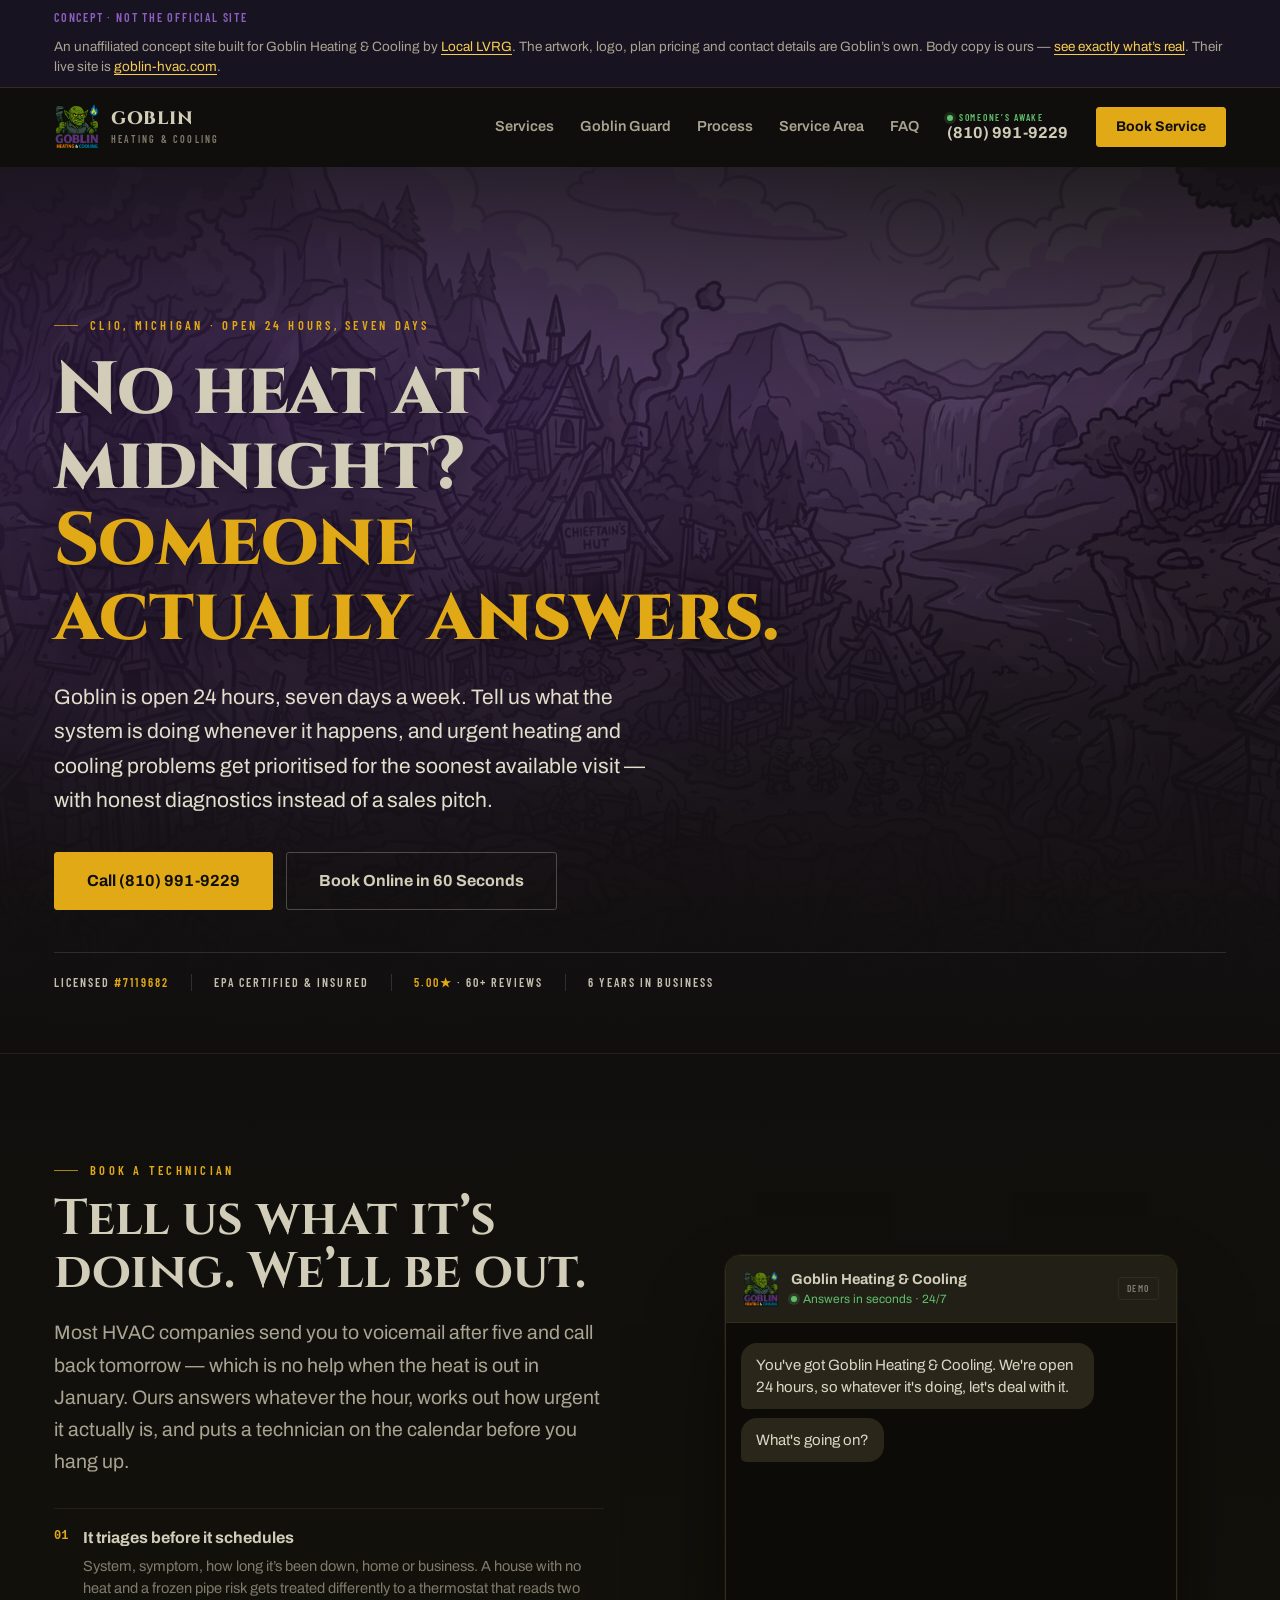
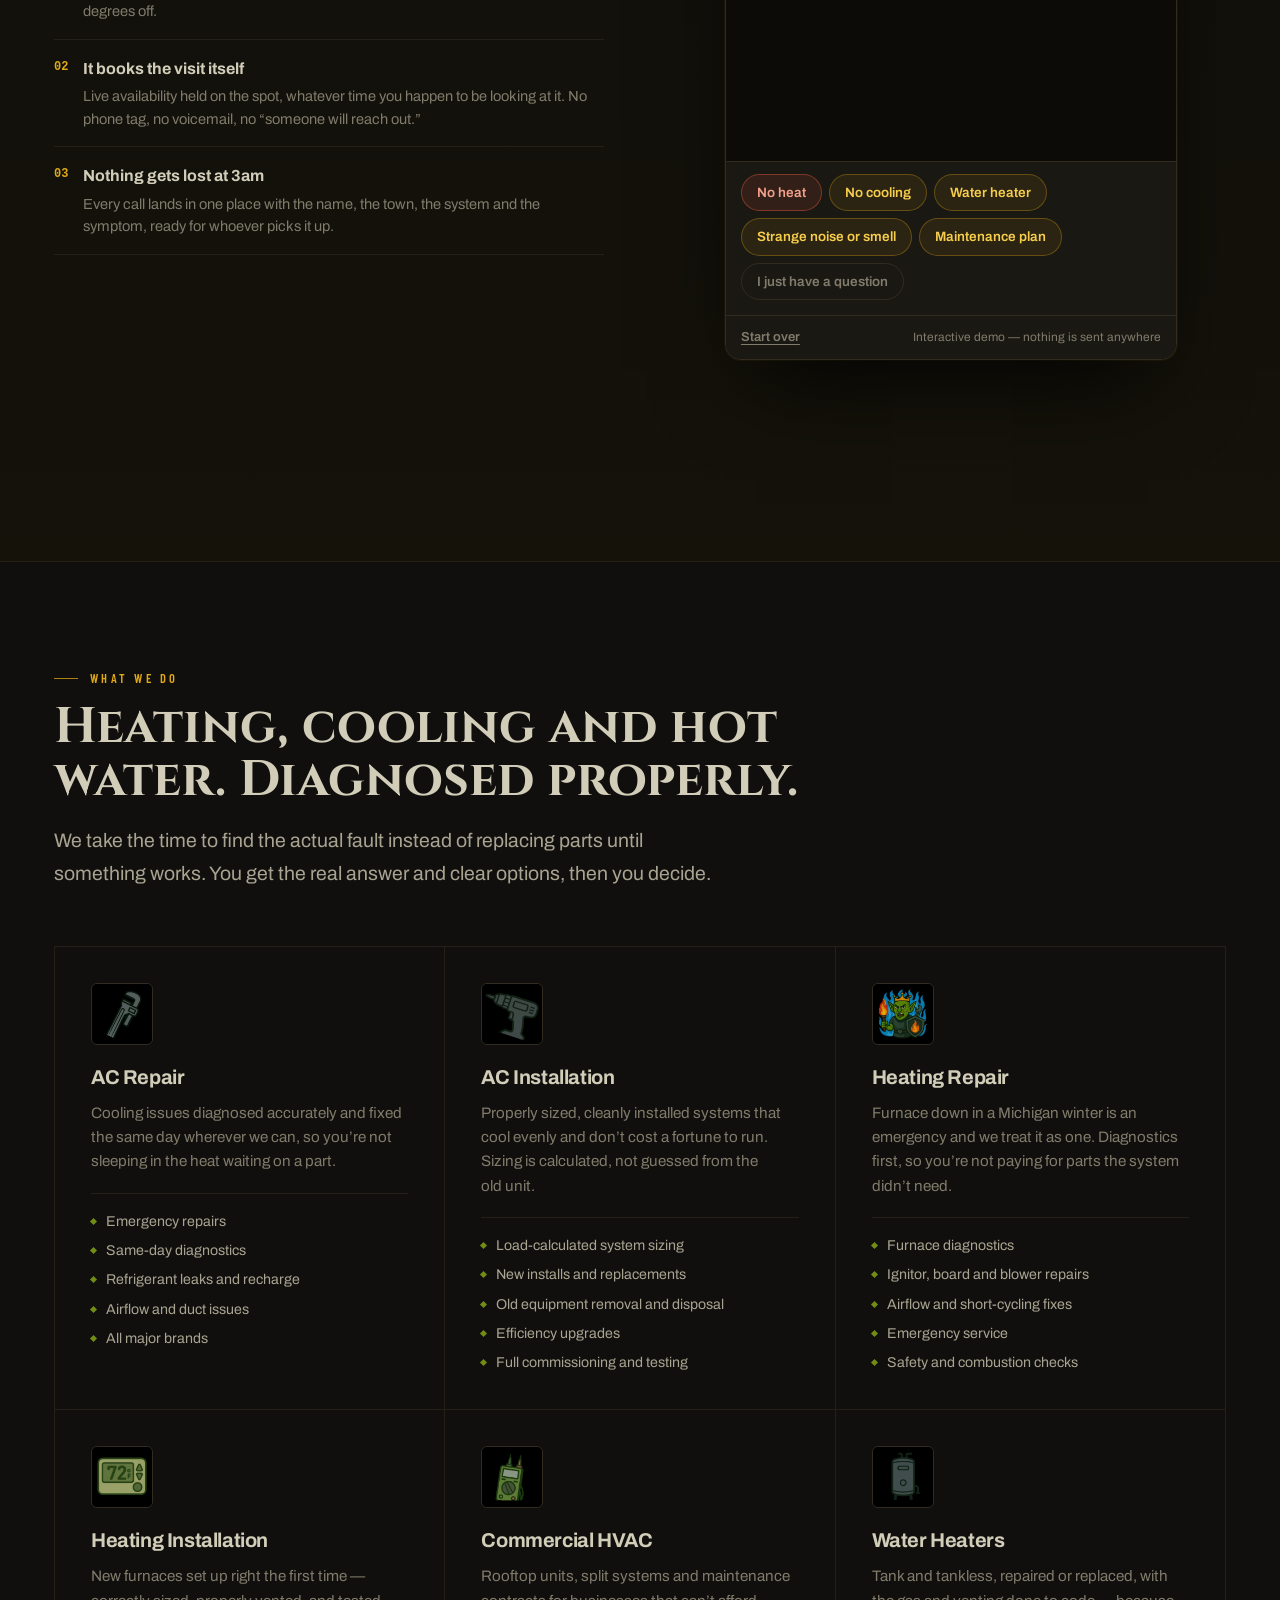
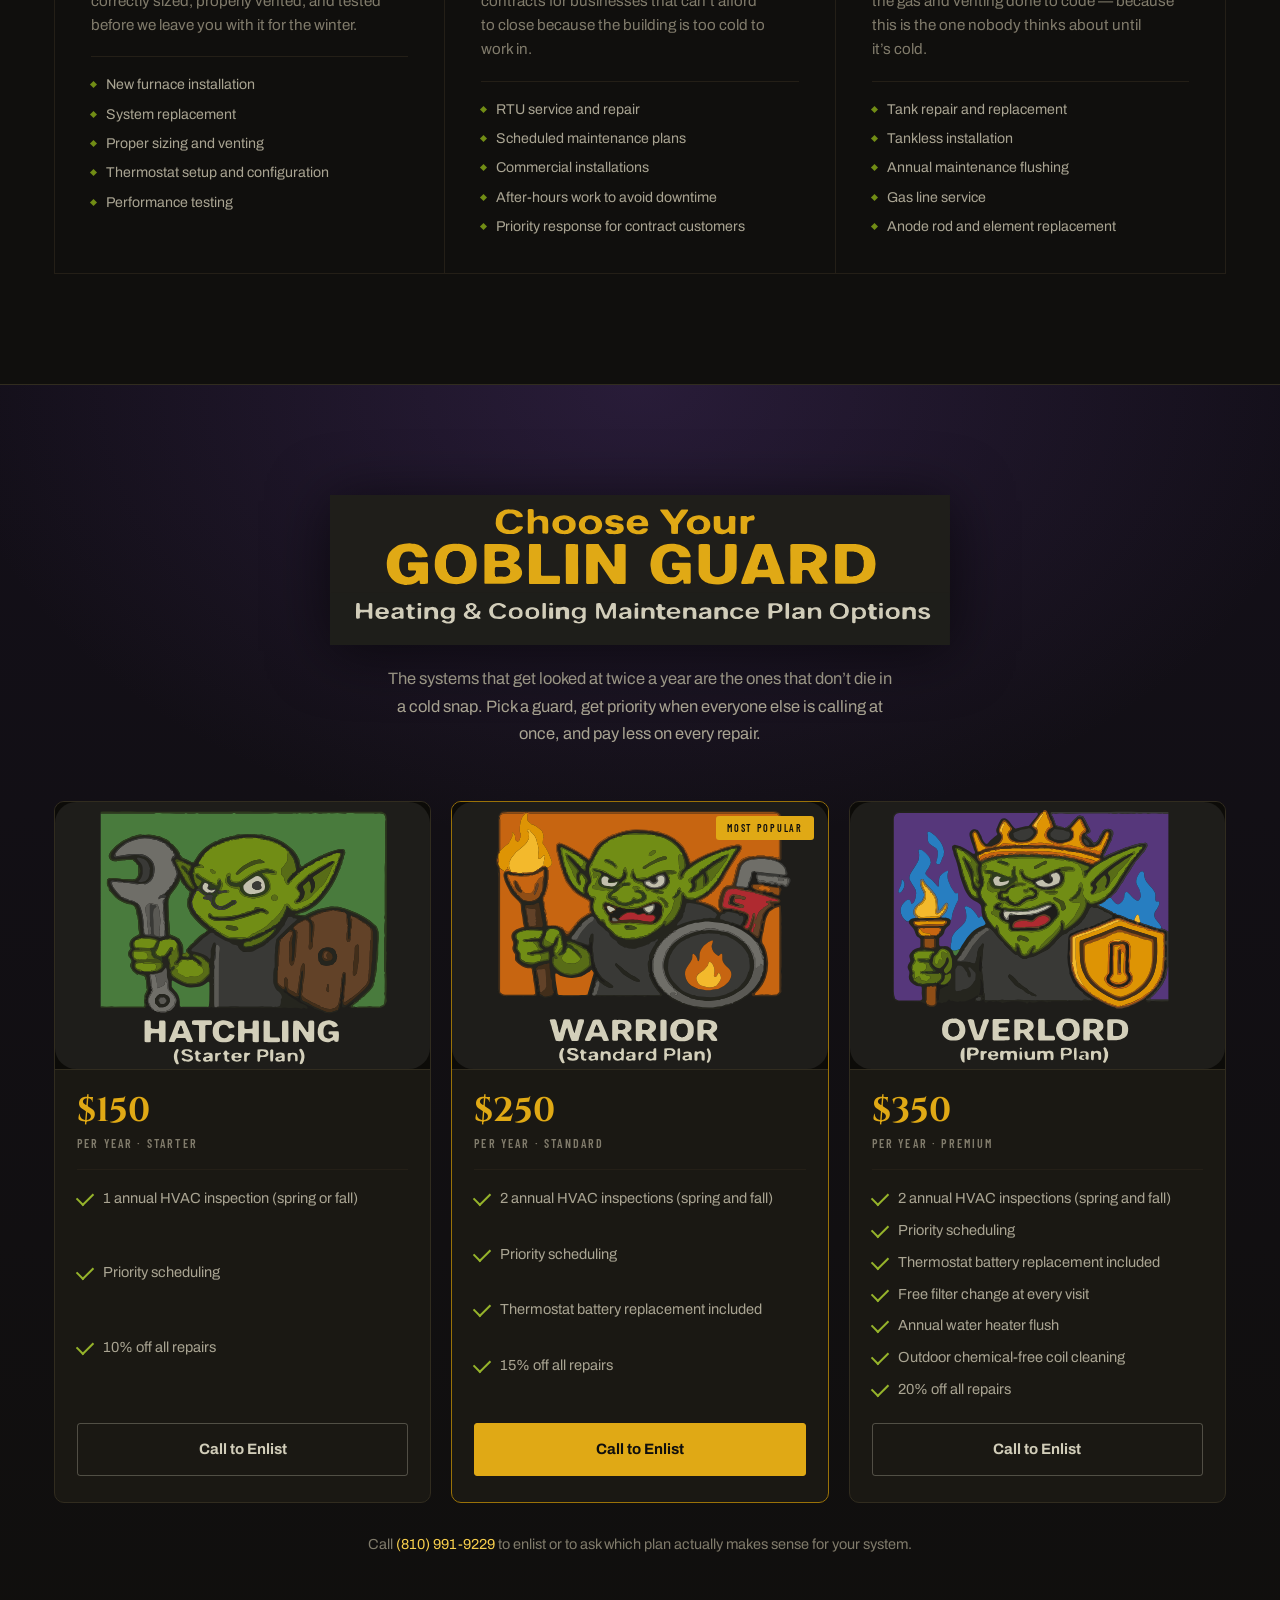
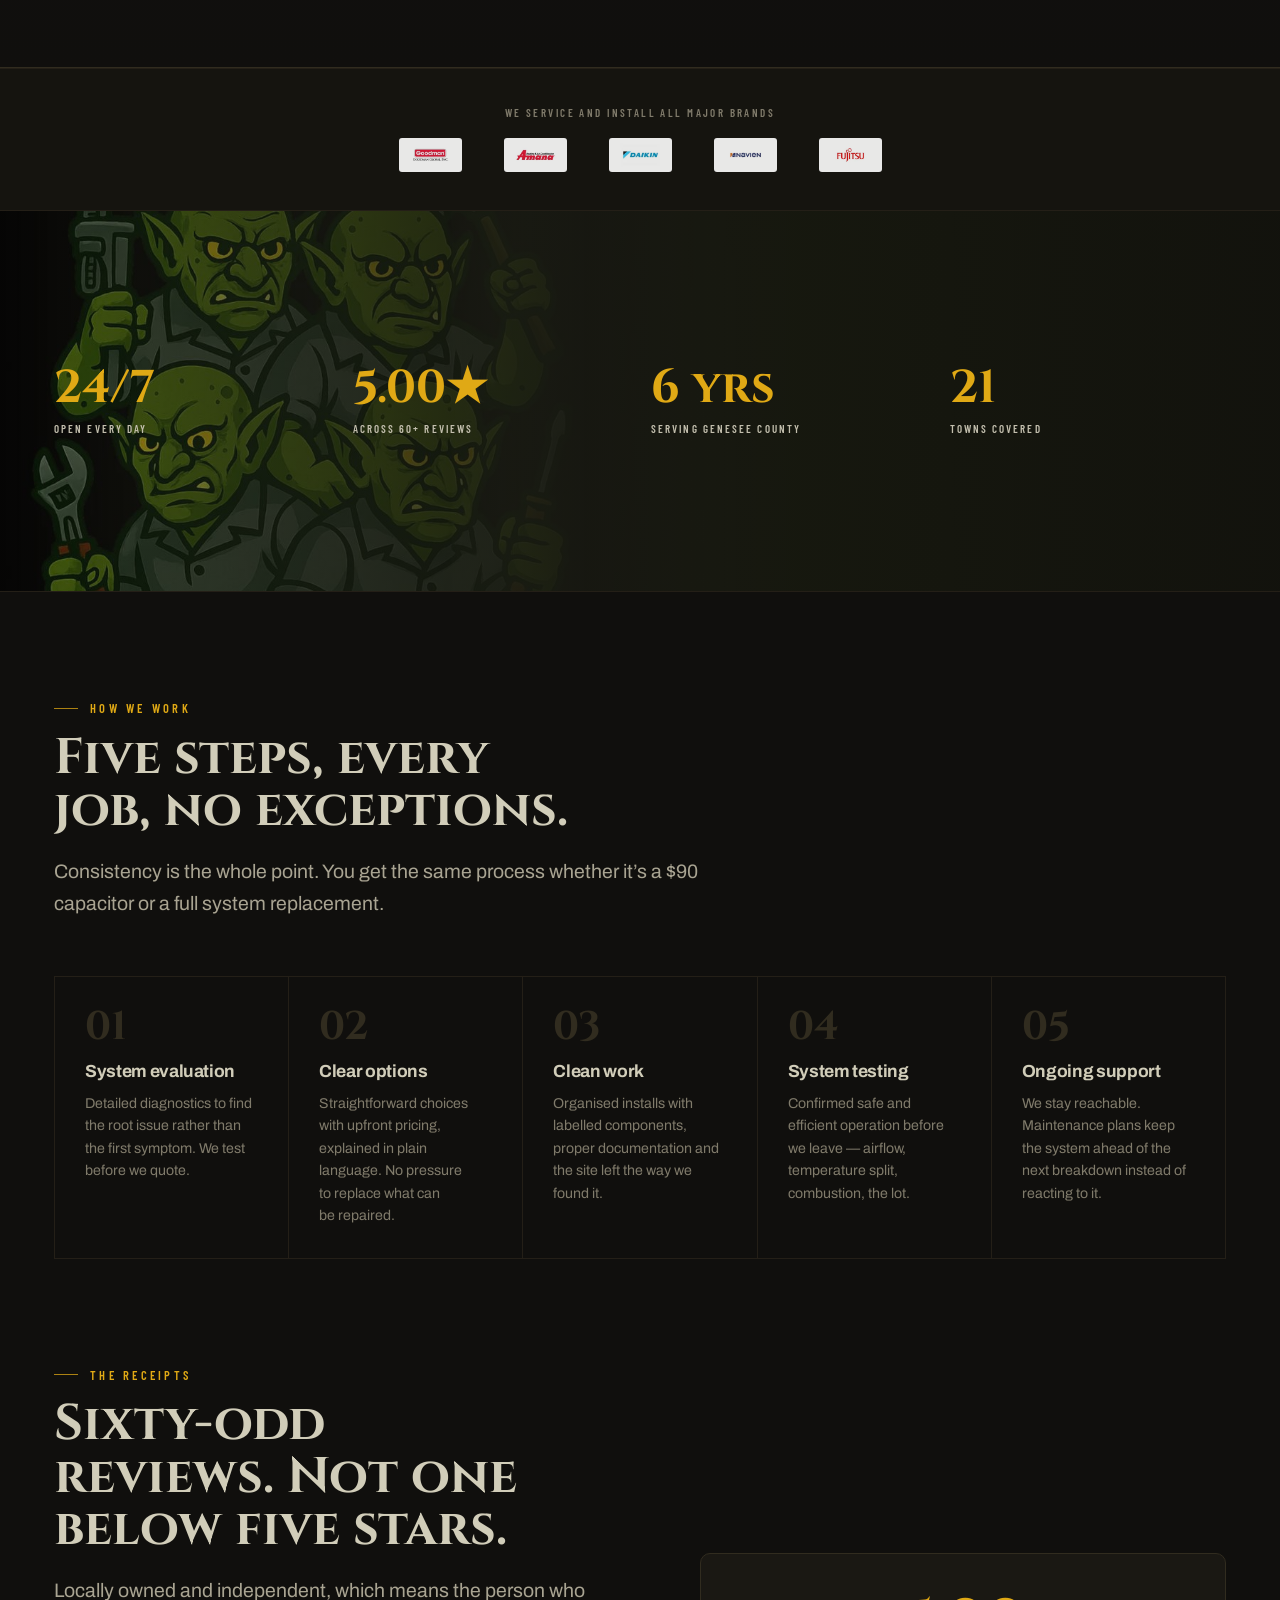
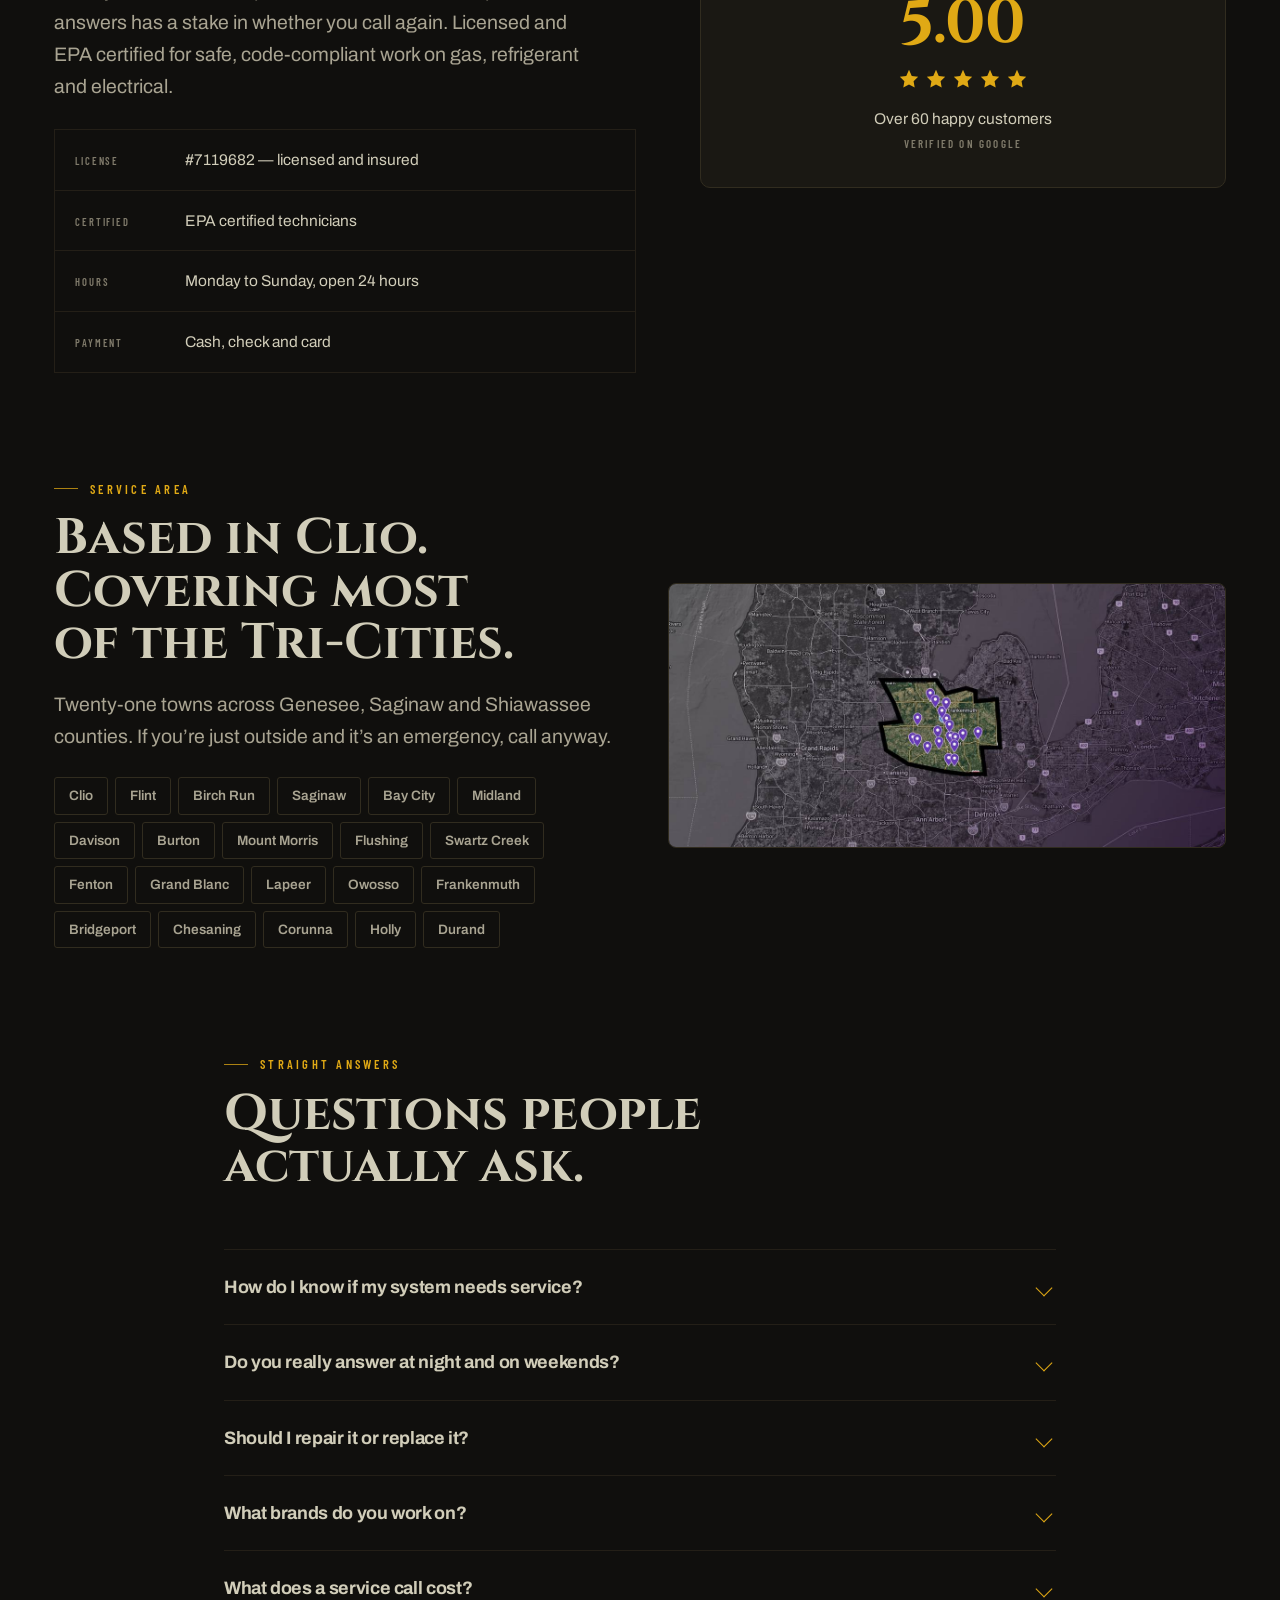
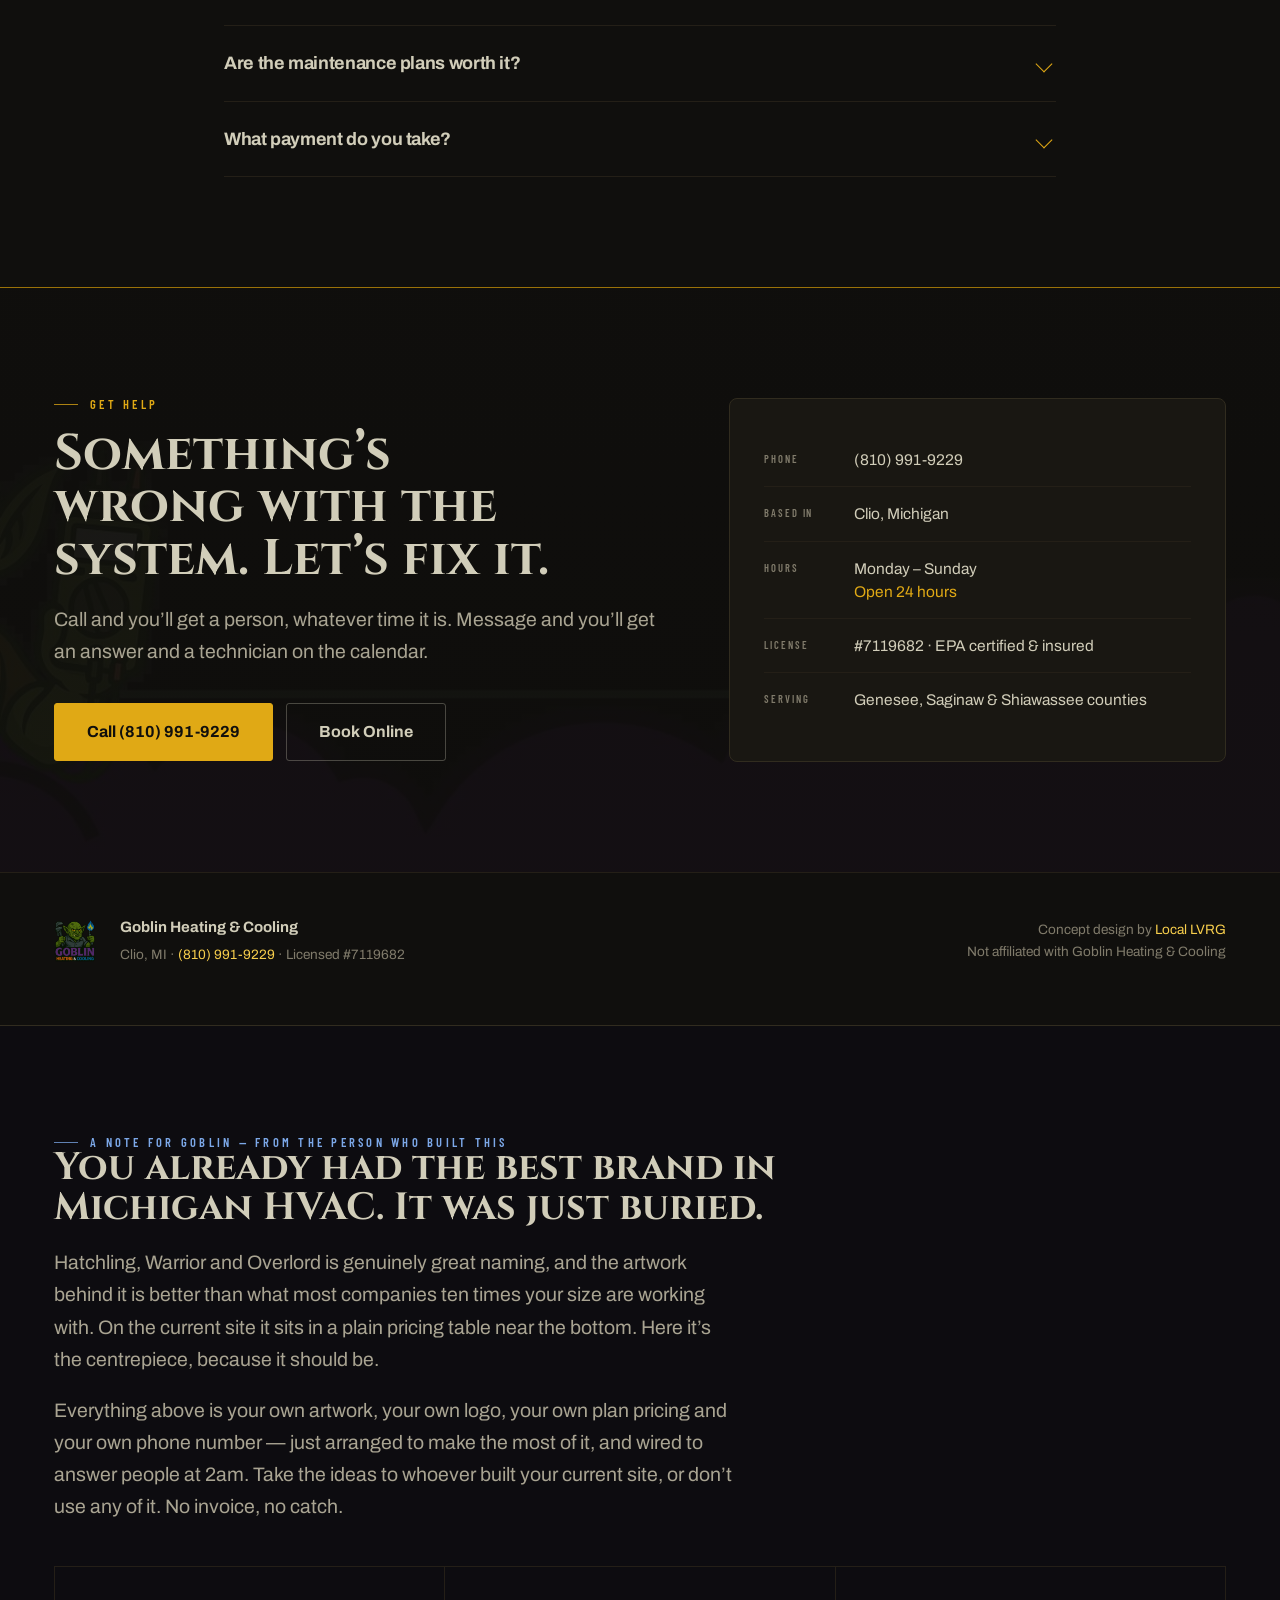
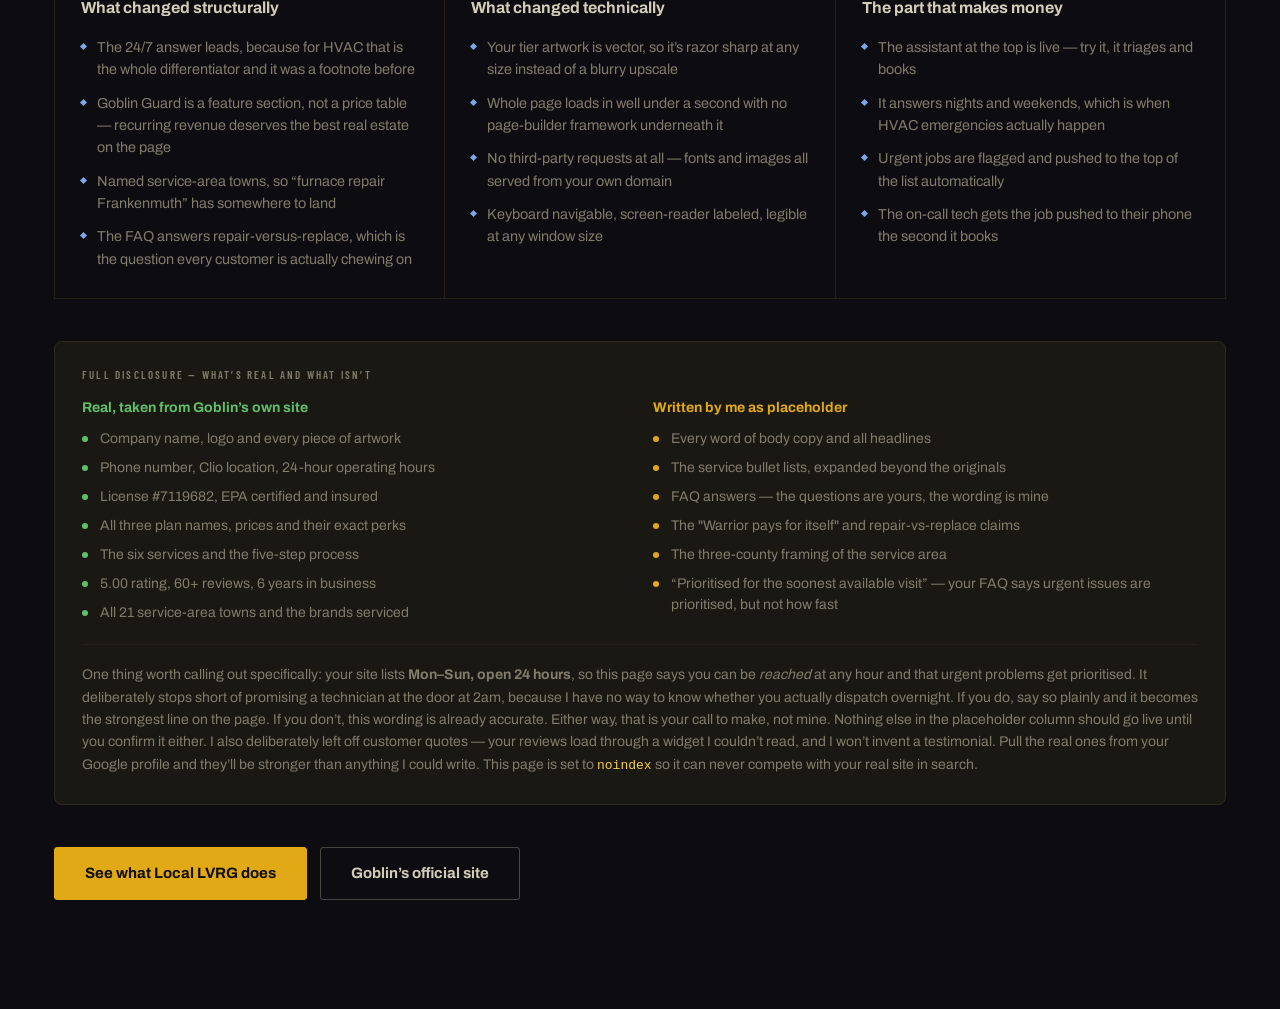
<file: goblin-hvac/index.html>
<!doctype html>
<html lang="en">
<head>
<meta charset="utf-8">
<meta name="viewport" content="width=device-width,initial-scale=1,viewport-fit=cover">
<meta name="robots" content="noindex,nofollow">
<title>Goblin Heating &amp; Cooling — Clio, MI | 24/7 HVAC | Concept Site</title>
<meta name="description" content="Concept website built for Goblin Heating &amp; Cooling of Clio, Michigan. 24/7 HVAC repair, installation and maintenance across Genesee and Saginaw counties.">
<meta property="og:title" content="Goblin Heating &amp; Cooling — Open 24 Hours, Clio MI">
<meta property="og:description" content="No heat at 2am? Someone answers. Licensed, EPA certified, 5.00 stars across 60+ reviews.">
<meta property="og:image" content="assets/hero-bg.jpg">
<link rel="icon" href="assets/logo.png">
<link rel="preload" as="font" type="font/woff2" href="assets/fonts/archivo.woff2" crossorigin>
<link rel="preload" as="font" type="font/woff2" href="assets/fonts/cinzel.woff2" crossorigin>
<style>
/* self-hosted — zero third-party requests */
@font-face{font-family:'Archivo';font-weight:400 900;font-stretch:100%;font-display:swap;src:url(assets/fonts/archivo.woff2) format('woff2');unicode-range:U+0000-00FF,U+0131,U+0152-0153,U+02BB-02BC,U+02C6,U+02DA,U+02DC,U+0304,U+0308,U+0329,U+2000-206F,U+20AC,U+2122,U+2191,U+2193,U+2212,U+2215,U+FEFF,U+FFFD}
@font-face{font-family:'Barlow Condensed';font-weight:600;font-display:swap;src:url(assets/fonts/barlow-condensed.woff2) format('woff2');unicode-range:U+0000-00FF,U+0131,U+0152-0153,U+02BB-02BC,U+02C6,U+02DA,U+02DC,U+0304,U+0308,U+0329,U+2000-206F,U+20AC,U+2122,U+2191,U+2193,U+2212,U+2215,U+FEFF,U+FFFD}
@font-face{font-family:'Cinzel';font-weight:400 900;font-display:swap;src:url(assets/fonts/cinzel.woff2) format('woff2');unicode-range:U+0000-00FF,U+0131,U+0152-0153,U+02BB-02BC,U+02C6,U+02DA,U+02DC,U+0304,U+0308,U+0329,U+2000-206F,U+20AC,U+2122,U+2191,U+2193,U+2212,U+2215,U+FEFF,U+FFFD}

:root{
  --ink:#100F0D; --ink2:#15140F; --panel:#1A1813; --panel2:#221F17; --panel3:#2A2619;
  --line:#312C1F; --line-soft:#241F17;
  --gold:#E0A915; --gold-lt:#F7CE4C; --gold-dk:#9A7208; --gold-glow:rgba(224,169,21,.16);
  --bone:#D1CDB9; --body:#A9A492; --dim:#807B6B;
  --green:#718D15; --green-dk:#497B3D; --green-lt:#96B32B;
  --purple:#56377B; --purple-lt:#8A5FBF; --ember:#DE9404;
  --hot:#E0553A; --ok:#5FBF6A;
  --disp:'Cinzel',Georgia,'Times New Roman',serif;
  --sans:'Archivo',-apple-system,BlinkMacSystemFont,'Segoe UI',Roboto,Helvetica,Arial,sans-serif;
  --cond:'Barlow Condensed','Archivo',-apple-system,sans-serif;
  --mono:ui-monospace,'SF Mono',SFMono-Regular,Menlo,Consolas,monospace;
  --maxw:1220px;
}
*{box-sizing:border-box;margin:0;padding:0}
html{scroll-behavior:smooth;-webkit-text-size-adjust:100%}
body{max-width:100%;background:var(--ink);color:var(--body);font:400 17px/1.65 var(--sans);-webkit-font-smoothing:antialiased;overflow-x:hidden}
img{max-width:100%;height:auto;display:block}
a{color:var(--gold-lt);text-decoration:none}
h1,h2,h3{color:var(--bone);text-wrap:balance;line-height:1.05}
h1{font:800 clamp(38px,6.4vw,74px)/1.02 var(--disp);letter-spacing:-.01em}
h2{font:700 clamp(29px,4.3vw,50px)/1.05 var(--disp);letter-spacing:0}
h3{font:700 20px/1.25 var(--sans);letter-spacing:-.02em;color:var(--bone)}
p{text-wrap:pretty}
.wrap{max-width:var(--maxw);margin:0 auto;padding:0 24px}
.narrow{max-width:880px}
section{padding:clamp(62px,8.6vw,112px) 0;position:relative}
section[id],div[id="top"]{scroll-margin-top:98px}
@media(max-width:680px){section[id]{scroll-margin-top:82px}}
:focus-visible{outline:2px solid var(--gold);outline-offset:3px;border-radius:2px}
::selection{background:var(--gold);color:#100F0D}
.grid-min>*{min-width:0}

.eyebrow{font:600 12.5px/1 var(--cond);letter-spacing:.26em;text-transform:uppercase;color:var(--gold);display:flex;align-items:center;gap:12px}
.eyebrow::before{content:"";width:24px;height:1px;background:var(--gold);opacity:.75;flex:none}
.lede{font-size:clamp(16.5px,1.85vw,19.5px);color:var(--body);max-width:62ch;margin-top:19px}
.sec-head{margin-bottom:clamp(36px,5vw,56px)}
.sec-head h2{margin-top:17px}
.btn{display:inline-flex;align-items:center;justify-content:center;gap:10px;font:700 15px/1 var(--sans);padding:18px 30px;border-radius:3px;border:1.5px solid transparent;cursor:pointer;transition:background .18s,color .18s,border-color .18s,transform .15s;text-align:center}
.btn-gold{background:var(--gold);color:#100F0D;border-color:var(--gold)}
.btn-gold:hover{background:var(--gold-lt);border-color:var(--gold-lt)}
.btn-line{border-color:rgba(209,205,185,.3);color:var(--bone)}
.btn-line:hover{border-color:var(--bone);background:rgba(209,205,185,.07)}
.btn-sm{padding:12px 19px;font-size:14px}
.btn:active{transform:translateY(1px)}
.rv{opacity:0;transform:translateY(22px);transition:opacity .7s cubic-bezier(.2,.7,.3,1),transform .7s cubic-bezier(.2,.7,.3,1)}
.rv.in{opacity:1;transform:none}
@media(prefers-reduced-motion:reduce){.rv{opacity:1;transform:none;transition:none}html{scroll-behavior:auto}}

/* ribbon */
.ribbon{background:#181320;border-bottom:1px solid var(--line);font-size:13.5px;line-height:1.45;padding:11px 0;position:relative;z-index:70}
.ribbon .wrap{display:flex;gap:14px;align-items:baseline;flex-wrap:wrap}
.ribbon b{color:var(--purple-lt);font:700 12px/1 var(--cond);letter-spacing:.15em;text-transform:uppercase;white-space:nowrap}
.ribbon a{text-decoration:underline;text-underline-offset:3px}
.rib-short{display:none}
@media(max-width:780px){.ribbon{padding:9px 0;font-size:12.5px}.rib-long{display:none}.rib-short{display:block}}

/* header */
header{position:sticky;top:0;z-index:60;background:rgba(16,15,13,.84);backdrop-filter:blur(14px) saturate(1.2);-webkit-backdrop-filter:blur(14px);border-bottom:1px solid transparent;transition:border-color .25s,background .25s}
header.stuck{border-bottom-color:var(--line);background:rgba(16,15,13,.96)}
.nav{display:flex;align-items:center;gap:28px;height:78px}
.brand{display:flex;align-items:center;gap:11px;flex:none}
.brand img{width:46px;height:46px;object-fit:contain}
.brand>span{min-width:0}
.brand .bt{display:block;font:800 18px/1 var(--disp);color:var(--bone);letter-spacing:.04em}
.brand .bs{display:block;font:600 10px/1 var(--cond);letter-spacing:.22em;text-transform:uppercase;color:var(--dim);margin-top:6px}
.nav-links{display:flex;gap:26px;margin-left:auto}
.nav-links a{color:var(--body);font-size:14.5px;font-weight:600;transition:color .18s}
.nav-links a:hover{color:var(--bone)}
.nav-tel{display:flex;flex-direction:column;gap:3px;white-space:nowrap}
.nav-tel .nl{font:600 9.5px/1 var(--cond);letter-spacing:.18em;text-transform:uppercase;color:var(--ok);display:flex;align-items:center;gap:6px}
.nav-tel .nl::before{content:"";width:6px;height:6px;border-radius:50%;background:var(--ok);box-shadow:0 0 0 3px rgba(95,191,106,.16);animation:pulse 2.4s infinite}
@keyframes pulse{0%,100%{opacity:1}50%{opacity:.42}}
.nav-tel .nn{font:700 16px/1 var(--sans);color:var(--bone)}
.nav-cta .sm{display:none}
@media(max-width:1140px){.nav-links{display:none}}
@media(max-width:680px){
  .nav{height:66px;gap:12px}.brand img{width:38px;height:38px}.brand .bt{font-size:15px}.brand .bs{display:none}
  .nav-tel{margin-left:auto}.nav-tel .nl{display:none}.nav-tel .nn{font-size:15px}
  .nav .btn{padding:11px 14px;font-size:13px}.nav-cta .lg{display:none}.nav-cta .sm{display:inline}
}

/* hero */
.hero{min-height:min(92vh,900px);display:flex;align-items:flex-end;padding:0;position:relative;isolation:isolate;overflow:hidden}
.hero-bg{position:absolute;inset:0;z-index:-2}
.hero-bg img{width:100%;height:100%;object-fit:cover;object-position:50% 40%}
.hero-bg::after{content:"";position:absolute;inset:0;background:
  radial-gradient(120% 80% at 20% 30%,rgba(86,55,123,.34),transparent 62%),
  linear-gradient(180deg,rgba(16,15,13,.86) 0%,rgba(16,15,13,.5) 26%,rgba(16,15,13,.85) 68%,var(--ink) 100%)}
.hero-inner{width:100%;padding:clamp(96px,14vw,152px) 24px clamp(42px,6vw,62px)}
.hero h1{margin-top:22px;max-width:16ch;color:var(--bone);text-shadow:0 3px 40px rgba(0,0,0,.7)}
.hero h1 em{font-style:normal;color:var(--gold);display:block}
.hero .lede{margin-top:24px;font-size:clamp(17px,2vw,21px);color:#E2DECC;max-width:50ch}
.hero-cta{display:flex;gap:13px;flex-wrap:wrap;margin-top:34px}
.hero-cta .btn{padding:20px 32px;font-size:16px}
.trust{display:flex;flex-wrap:wrap;gap:9px 0;margin-top:42px;border-top:1px solid rgba(209,205,185,.15);padding-top:21px}
.trust div{font:600 12px/1.4 var(--cond);letter-spacing:.17em;text-transform:uppercase;color:#C3BFAE;padding-right:22px;margin-right:22px;border-right:1px solid rgba(209,205,185,.17)}
.trust div:last-child{border-right:0;margin-right:0;padding-right:0}
.trust b{color:var(--gold);font-weight:600}
@media(max-width:700px){.trust div{border-right:0;padding-right:0;margin-right:0;flex:0 0 100%;display:flex;gap:9px;align-items:center}.trust div::before{content:"";width:5px;height:5px;background:var(--gold);flex:none;transform:rotate(45deg)}}

/* concierge */
.conc{background:linear-gradient(180deg,var(--ink) 0%,#141209 100%);border-top:1px solid var(--line-soft);border-bottom:1px solid var(--line-soft)}
.conc-grid{display:grid;grid-template-columns:1fr 1fr;gap:clamp(34px,5.6vw,76px);align-items:center}
@media(max-width:1000px){.conc-grid{grid-template-columns:1fr;gap:42px}}
.conc-copy h2{margin-top:17px}
.conc-pts{margin-top:30px;display:grid}
.conc-pt{display:flex;gap:15px;padding:16px 0;border-top:1px solid var(--line-soft)}
.conc-pt:last-child{border-bottom:1px solid var(--line-soft)}
.conc-pt i{font:700 12px/1 var(--mono);color:var(--gold);flex:none;padding-top:5px;font-style:normal}
.conc-pt b{display:block;color:var(--bone);font-size:16px;font-weight:700}
.conc-pt p{font-size:14.6px;line-height:1.55;margin-top:3px;color:var(--dim)}

.phone-card{background:#0C0B08;border:1px solid var(--line);border-radius:16px;overflow:hidden;box-shadow:0 40px 90px -30px rgba(0,0,0,.92),0 0 0 1px rgba(224,169,21,.07);max-width:452px;margin:0 auto;width:100%}
.pc-top{display:flex;align-items:center;gap:12px;padding:15px 17px;background:var(--panel2);border-bottom:1px solid var(--line)}
.pc-top img{width:36px;height:36px;object-fit:contain;flex:none}
.pc-n{font:700 14.5px/1.2 var(--sans);color:var(--bone)}
.pc-s{font:400 12px/1.2 var(--sans);color:var(--ok);margin-top:3px;display:flex;align-items:center;gap:6px}
.pc-s::before{content:"";width:6px;height:6px;border-radius:50%;background:var(--ok);flex:none;box-shadow:0 0 0 3px rgba(95,191,106,.18)}
.pc-tag{margin-left:auto;font:600 9.5px/1 var(--cond);letter-spacing:.16em;text-transform:uppercase;color:var(--dim);border:1px solid var(--line);padding:6px 8px;border-radius:3px}
.thread{height:min(438px,52vh);overflow-y:auto;padding:20px 15px 8px;display:flex;flex-direction:column;gap:9px;scroll-behavior:smooth;overscroll-behavior:contain}
@media(max-width:1000px){.thread{height:min(438px,46vh)}}
.thread::-webkit-scrollbar{width:5px}
.thread::-webkit-scrollbar-thumb{background:var(--line);border-radius:3px}
.msg{max-width:84%;padding:11px 15px;border-radius:16px;font-size:15px;line-height:1.48;animation:pop .3s cubic-bezier(.2,.8,.3,1)}
.msg.bot{background:var(--panel3);color:#DBD7C5;align-self:flex-start;border-bottom-left-radius:5px}
.msg.me{background:var(--gold);color:#100F0D;align-self:flex-end;border-bottom-right-radius:5px;font-weight:600}
.msg b{color:var(--gold-lt);font-weight:700}.msg.me b{color:#100F0D}
.msg.card{background:linear-gradient(160deg,#211B0C,#15140F);border:1px solid var(--gold-dk);align-self:stretch;max-width:100%;border-radius:7px;padding:16px 17px}
.msg.card .qh{font:600 10.5px/1 var(--cond);letter-spacing:.18em;text-transform:uppercase;color:var(--gold);margin-bottom:9px}
.msg.card .qp{font:700 22px/1.15 var(--disp);color:var(--bone)}
.msg.card .qn{font-size:13.5px;color:var(--dim);margin-top:9px;line-height:1.5}
.msg.urgent{border-color:var(--hot);background:linear-gradient(160deg,#25120E,#15140F)}
.msg.urgent .qh{color:var(--hot)}
@keyframes pop{from{opacity:0;transform:translateY(9px) scale(.97)}to{opacity:1;transform:none}}
.typing{display:flex;gap:4px;padding:15px 16px;background:var(--panel3);align-self:flex-start;border-radius:16px;border-bottom-left-radius:5px}
.typing i{width:6px;height:6px;background:var(--dim);border-radius:50%;animation:blink 1.3s infinite}
.typing i:nth-child(2){animation-delay:.18s}.typing i:nth-child(3){animation-delay:.36s}
@keyframes blink{0%,60%,100%{opacity:.28;transform:translateY(0)}30%{opacity:1;transform:translateY(-3px)}}
.chips{display:flex;flex-wrap:wrap;gap:7px;padding:12px 15px 15px;border-top:1px solid var(--line);background:var(--panel)}
.chip{font:600 13.5px/1 var(--sans);color:var(--gold-lt);background:rgba(224,169,21,.09);border:1px solid rgba(224,169,21,.32);border-radius:99px;padding:11px 15px;cursor:pointer;transition:background .16s,color .16s}
.chip:hover{background:var(--gold);color:#100F0D;border-color:var(--gold)}
.chip.ghost{color:var(--dim);background:transparent;border-color:var(--line)}
.chip.ghost:hover{color:var(--bone);background:rgba(255,255,255,.05);border-color:var(--dim)}
.chip.hot{color:#F3A08C;background:rgba(224,85,58,.12);border-color:rgba(224,85,58,.45)}
.chip.hot:hover{background:var(--hot);color:#fff;border-color:var(--hot)}
.chip-form{display:flex;gap:8px;width:100%}
.chip-form input{flex:1;min-width:0;font:400 15px/1 var(--sans);color:var(--bone);background:var(--panel3);border:1px solid var(--line);border-radius:99px;padding:13px 17px}
.chip-form input::placeholder{color:var(--dim)}
.chip-form button{flex:none;background:var(--gold);color:#100F0D;border:0;border-radius:99px;padding:0 20px;font:700 14px/1 var(--sans);cursor:pointer}
.replay{padding:13px 15px;border-top:1px solid var(--line);background:var(--panel);display:flex;align-items:center;gap:12px}
.replay button{background:none;border:0;color:var(--dim);font:600 13px/1 var(--sans);cursor:pointer;text-decoration:underline;text-underline-offset:3px}
.replay button:hover{color:var(--bone)}
.replay .rn{font:400 12px/1.4 var(--sans);color:var(--dim);margin-left:auto;text-align:right}
.push{margin:26px auto 0;background:var(--panel2);border:1px solid var(--line);border-left:3px solid var(--ok);border-radius:7px;padding:17px 19px;max-width:452px;opacity:0;transform:translateY(14px);transition:opacity .55s,transform .55s}
.push.on{opacity:1;transform:none}
@media(max-width:1000px){.push:not(.on){display:none}}
.push .pt{font:600 10.5px/1 var(--cond);letter-spacing:.2em;text-transform:uppercase;color:var(--ok)}
.push .pw{font:700 20px/1.2 var(--disp);color:var(--bone);margin-top:9px}
.push .pd{font:400 13.5px/1.55 var(--mono);color:var(--dim);margin-top:7px}
.push .pf{font-size:12px;color:var(--dim);margin-top:11px;padding-top:11px;border-top:1px solid var(--line-soft)}

/* services */
.svcs{display:grid;grid-template-columns:repeat(3,1fr);gap:1px;background:var(--line-soft);border:1px solid var(--line-soft)}
@media(max-width:960px){.svcs{grid-template-columns:repeat(2,1fr)}}
@media(max-width:600px){.svcs{grid-template-columns:1fr}}
.svc{background:var(--ink);padding:clamp(26px,3.2vw,36px);transition:background .3s}
.svc:hover{background:var(--panel)}
.svc .ic{width:62px;height:62px;border-radius:6px;overflow:hidden;border:1px solid var(--line);background:#000}
.svc .ic img{width:100%;height:100%;object-fit:cover}
.svc h3{margin-top:20px}
.svc>p{font-size:15.2px;line-height:1.6;margin-top:11px;color:var(--dim)}
.svc ul{list-style:none;margin-top:19px;padding-top:17px;border-top:1px solid var(--line-soft);display:grid;gap:8px}
.svc li{font-size:14.2px;color:var(--body);display:flex;gap:10px;line-height:1.5}
.svc li::before{content:"";width:5px;height:5px;background:var(--green);flex:none;margin-top:8px;transform:rotate(45deg)}

/* goblin guard */
.guard{background:
  radial-gradient(90% 60% at 50% 0%,rgba(86,55,123,.32),transparent 60%),
  linear-gradient(180deg,#130F19 0%,var(--ink) 100%);
  border-top:1px solid var(--line);border-bottom:1px solid var(--line)}
.guard-head{text-align:center;margin-bottom:clamp(34px,4.6vw,54px)}
.guard-head img{width:min(620px,92%);height:auto;margin:0 auto;filter:drop-shadow(0 6px 30px rgba(0,0,0,.6))}
.guard-head p{margin:20px auto 0;max-width:56ch;font-size:16.5px;color:var(--body)}
.tiers{display:grid;grid-template-columns:repeat(3,1fr);gap:20px}
@media(max-width:940px){.tiers{grid-template-columns:1fr;max-width:460px;margin:0 auto}}
.tier{background:var(--panel);border:1px solid var(--line);border-radius:10px;overflow:hidden;display:flex;flex-direction:column;transition:transform .3s cubic-bezier(.2,.7,.3,1),border-color .3s,box-shadow .3s;position:relative}
.tier:hover{transform:translateY(-6px);border-color:var(--gold-dk);box-shadow:0 30px 60px -24px rgba(0,0,0,.85)}
.tier .art{background:#0C0B08;border-bottom:1px solid var(--line)}
.tier .art img{width:100%;height:auto;display:block}
.tier .body{padding:24px 22px 26px;display:flex;flex-direction:column;flex:1}
.tier .price{font:700 34px/1 var(--disp);color:var(--gold)}
.tier .price span{font:600 12px/1 var(--cond);letter-spacing:.18em;text-transform:uppercase;color:var(--dim);display:block;margin-top:9px}
.tier ul{list-style:none;margin-top:20px;padding-top:18px;border-top:1px solid var(--line-soft);display:grid;gap:10px;flex:1}
.tier li{font-size:14.6px;line-height:1.5;color:var(--body);display:flex;gap:10px}
.tier li::before{content:"";width:14px;height:8px;border-left:2px solid var(--green-lt);border-bottom:2px solid var(--green-lt);transform:rotate(-45deg);flex:none;margin-top:4px}
.tier .btn{margin-top:22px;width:100%}
.tier.feat{border-color:var(--gold-dk)}
.tier .flag{position:absolute;top:14px;right:14px;z-index:2;font:600 10px/1 var(--cond);letter-spacing:.17em;text-transform:uppercase;background:var(--gold);color:#100F0D;padding:7px 11px;border-radius:3px}
.guard-note{text-align:center;margin-top:30px;font-size:14.5px;color:var(--dim)}

/* brands */
.brands{border-top:1px solid var(--line-soft);border-bottom:1px solid var(--line-soft);padding:38px 0;background:var(--ink2)}
.brands .wrap{display:flex;align-items:center;justify-content:center;gap:14px 42px;flex-wrap:wrap}
.brands .bl{font:600 11px/1 var(--cond);letter-spacing:.22em;text-transform:uppercase;color:var(--dim);flex:0 0 100%;text-align:center;margin-bottom:6px}
.brands img{height:34px;width:auto;object-fit:contain;background:#fff;padding:5px 9px;border-radius:3px;opacity:.9;transition:opacity .2s}
.brands img:hover{opacity:1}

/* band */
.band{position:relative;padding:0;isolation:isolate;border-bottom:1px solid var(--line-soft)}
.band>img{width:100%;height:clamp(230px,32vw,380px);object-fit:cover;object-position:20% 50%}
.band .bo{position:absolute;inset:0;display:flex;align-items:center;background:linear-gradient(90deg,rgba(16,15,13,.35) 0%,rgba(16,15,13,.9) 46%,rgba(16,15,13,.96) 100%)}
.stats{display:grid;grid-template-columns:repeat(4,1fr);gap:22px;max-width:var(--maxw);margin:0 auto;padding:0 24px;width:100%}
@media(max-width:860px){.stats{grid-template-columns:repeat(2,1fr);gap:26px 18px}}
.stat .v{font:700 clamp(28px,4.2vw,46px)/1 var(--disp);color:var(--gold)}
.stat .k{font:600 11px/1.4 var(--cond);letter-spacing:.19em;text-transform:uppercase;color:#C3BFAE;margin-top:10px}

/* process */
.proc{display:grid;grid-template-columns:repeat(5,1fr);gap:1px;background:var(--line-soft);border:1px solid var(--line-soft)}
@media(max-width:1000px){.proc{grid-template-columns:repeat(2,1fr)}}
@media(max-width:560px){.proc{grid-template-columns:1fr}}
.step{background:var(--ink);padding:clamp(22px,2.6vw,30px)}
.step .sn{font:700 40px/1 var(--disp);color:var(--line)}
.step h3{margin-top:14px;font-size:17.5px}
.step p{font-size:14.2px;line-height:1.58;margin-top:10px;color:var(--dim)}

/* proof */
.proof{display:grid;grid-template-columns:1.05fr .95fr;gap:clamp(30px,5vw,64px);align-items:center}
@media(max-width:900px){.proof{grid-template-columns:1fr;gap:36px}}
.rating{background:var(--panel);border:1px solid var(--line);border-radius:10px;padding:clamp(26px,3.4vw,38px);text-align:center}
.rating .sc{font:700 62px/1 var(--disp);color:var(--gold)}
.rating .st{display:flex;gap:5px;justify-content:center;margin-top:14px}
.rating .st svg{width:22px;height:22px;fill:var(--gold)}
.rating .cnt{margin-top:16px;font-size:15.5px;color:var(--bone)}
.rating .src{margin-top:7px;font:600 11px/1 var(--cond);letter-spacing:.2em;text-transform:uppercase;color:var(--dim)}
.creds{display:grid;gap:1px;background:var(--line-soft);border:1px solid var(--line-soft);margin-top:26px}
.cred{background:var(--ink);padding:17px 20px;display:flex;gap:14px;align-items:baseline}
.cred .ck{font:600 10.5px/1.3 var(--cond);letter-spacing:.18em;text-transform:uppercase;color:var(--dim);flex:none;width:96px}
.cred .cv{font-size:15.5px;color:var(--bone);min-width:0;overflow-wrap:anywhere}

/* areas */
.areas-grid{display:grid;grid-template-columns:1fr 1fr;gap:clamp(28px,4.6vw,56px);align-items:center}
@media(max-width:900px){.areas-grid{grid-template-columns:1fr}}
.areas-grid .mapimg{border:1px solid var(--line);border-radius:8px;overflow:hidden}
.areas{display:flex;flex-wrap:wrap;gap:7px;margin-top:24px}
.areas a{font:600 13.6px/1 var(--sans);color:var(--body);border:1px solid var(--line);padding:11px 14px;border-radius:3px;transition:border-color .2s,color .2s,background .2s}
.areas a:hover{border-color:var(--gold);color:var(--gold-lt);background:rgba(224,169,21,.06)}

/* faq */
.faq{border-top:1px solid var(--line-soft)}
.faq details{border-bottom:1px solid var(--line-soft)}
.faq summary{list-style:none;cursor:pointer;padding:25px 44px 25px 0;font:700 18px/1.35 var(--sans);color:var(--bone);letter-spacing:-.02em;position:relative;transition:color .2s}
.faq summary::-webkit-details-marker{display:none}
.faq summary:hover{color:var(--gold-lt)}
.faq summary::after{content:"";position:absolute;right:6px;top:32px;width:11px;height:11px;border-right:1.5px solid var(--gold);border-bottom:1.5px solid var(--gold);transform:rotate(45deg);transition:transform .25s}
.faq details[open] summary::after{transform:rotate(-135deg);top:35px}
.faq .a{padding:0 58px 27px 0;font-size:15.8px;line-height:1.68;color:var(--dim)}
.faq .a p+p{margin-top:12px}

/* final */
.final{position:relative;isolation:isolate;border-top:1px solid var(--gold-dk);overflow:hidden}
.final .fbg{position:absolute;inset:0;z-index:-2}
.final .fbg img{width:100%;height:100%;object-fit:cover;object-position:50% 30%;opacity:.5}
.final .fbg::after{content:"";position:absolute;inset:0;background:linear-gradient(180deg,rgba(16,15,13,.9),rgba(16,15,13,.82))}
.final-grid{display:grid;grid-template-columns:1.1fr .9fr;gap:clamp(34px,5.6vw,68px);align-items:start}
@media(max-width:920px){.final-grid{grid-template-columns:1fr;gap:38px}}
.final-grid>*{min-width:0}
.contact-card{background:rgba(26,24,19,.94);border:1px solid var(--line);border-radius:8px;padding:clamp(24px,3vw,34px)}
.cline{display:flex;gap:16px;padding:15px 0;border-bottom:1px solid var(--line-soft);align-items:flex-start}
.cline:last-of-type{border-bottom:0}
.cline .ck{font:600 10.5px/1.3 var(--cond);letter-spacing:.18em;text-transform:uppercase;color:var(--dim);flex:none;width:74px;padding-top:4px}
.cline .cv{font-size:15.5px;color:var(--bone);line-height:1.5;min-width:0;overflow-wrap:anywhere}
.cline .cv a{color:var(--bone)}.cline .cv a:hover{color:var(--gold-lt)}
@media(max-width:430px){.cline{flex-direction:column;gap:6px}.cline .ck{width:auto;padding-top:0}}

footer{border-top:1px solid var(--line-soft);padding:42px 0 58px;font-size:13.6px;color:var(--dim)}
.fgrid{display:flex;gap:24px;flex-wrap:wrap;align-items:center}
.fgrid img{width:42px;height:42px;object-fit:contain;opacity:.8}
.fgrid .fr{margin-left:auto;text-align:right;line-height:1.6}
@media(max-width:700px){.fgrid .fr{margin-left:0;text-align:left}}

/* pitch */
.pitch{background:#0D0C10;border-top:1px solid var(--line)}
.pitch .eyebrow{color:#7CA8E8}.pitch .eyebrow::before{background:#7CA8E8}
.pitch h2{font-size:clamp(25px,3.4vw,38px)}
.pcols{display:grid;grid-template-columns:repeat(3,1fr);gap:1px;background:var(--line-soft);border:1px solid var(--line-soft);margin-top:42px}
@media(max-width:900px){.pcols{grid-template-columns:1fr}}
.pcol{background:#0D0C10;padding:28px 26px}
.pcol h4{font-size:16px;font-weight:700;color:var(--bone)}
.pcol ul{list-style:none;margin-top:15px;display:grid;gap:11px}
.pcol li{font-size:14.4px;line-height:1.55;color:var(--dim);display:flex;gap:11px}
.pcol li::before{content:"";width:5px;height:5px;background:#7CA8E8;flex:none;margin-top:8px;transform:rotate(45deg)}
.disc{margin-top:42px;border:1px solid var(--line);border-radius:8px;padding:27px;background:var(--panel)}
.disc h4{font:600 11px/1 var(--cond);letter-spacing:.2em;text-transform:uppercase;color:var(--dim)}
.dgrid{display:grid;grid-template-columns:1fr 1fr;gap:26px;margin-top:19px}
@media(max-width:760px){.dgrid{grid-template-columns:1fr;gap:22px}}
.dgrid h5{font:700 14px/1.3 var(--sans);margin-bottom:11px}
.dgrid ul{list-style:none;display:grid;gap:8px}
.dgrid li{font-size:14px;line-height:1.5;color:var(--dim);padding-left:18px;position:relative}
.dgrid li::before{content:"";position:absolute;left:0;top:8px;width:6px;height:6px;border-radius:50%}
.dgrid .real li::before{background:var(--ok)}
.dgrid .fake li::before{background:var(--gold)}

.fab{position:fixed;right:18px;bottom:18px;z-index:90;display:flex;align-items:center;gap:10px;background:var(--gold);color:#100F0D;border:0;border-radius:99px;padding:16px 22px;font:700 15px/1 var(--sans);cursor:pointer;box-shadow:0 14px 40px -8px rgba(224,169,21,.5);opacity:0;transform:translateY(70px);transition:opacity .4s,transform .4s,background .2s}
.fab.on{opacity:1;transform:none}
.fab:hover{background:var(--gold-lt)}
.fab svg{width:17px;height:17px;fill:#100F0D}
@media(max-width:560px){.fab{right:12px;bottom:12px;padding:14px 18px;font-size:14px}}
</style>
</head>
<body>

<div class="ribbon"><div class="wrap">
  <b>Concept &middot; not the official site</b>
  <span class="rib-long">An unaffiliated concept site built for Goblin Heating &amp; Cooling by <a href="https://locallvrg.co">Local LVRG</a>. The artwork, logo, plan pricing and contact details are Goblin&rsquo;s own. Body copy is ours &mdash; <a href="#disclosure">see exactly what&rsquo;s real</a>. Their live site is <a href="https://www.goblin-hvac.com/" rel="nofollow noopener" target="_blank">goblin-hvac.com</a>.</span>
  <span class="rib-short">A concept site for Goblin by <a href="https://locallvrg.co">Local LVRG</a>. <a href="#disclosure">What&rsquo;s real &rarr;</a></span>
</div></div>

<header id="hdr"><div class="wrap nav">
  <a class="brand" href="#top">
    <img src="assets/logo.png" alt="Goblin Heating and Cooling">
    <span><span class="bt">GOBLIN</span><span class="bs">Heating &amp; Cooling</span></span>
  </a>
  <nav class="nav-links">
    <a href="#services">Services</a>
    <a href="#guard">Goblin Guard</a>
    <a href="#process">Process</a>
    <a href="#areas">Service Area</a>
    <a href="#faq">FAQ</a>
  </nav>
  <a class="nav-tel" href="tel:+18109919229"><span class="nl">Someone&rsquo;s awake</span><span class="nn">(810) 991-9229</span></a>
  <a class="btn btn-gold btn-sm nav-cta" href="#book"><span class="lg">Book Service</span><span class="sm">Book</span></a>
</div></header>

<div id="top"></div>
<section class="hero">
  <div class="hero-bg"><img src="assets/hero-bg.jpg" alt="" fetchpriority="high" width="1800" height="1072"></div>
  <div class="wrap hero-inner">
    <p class="eyebrow">Clio, Michigan &middot; Open 24 hours, seven days</p>
    <h1>No heat at midnight?<em>Someone actually answers.</em></h1>
    <p class="lede">Goblin is open 24 hours, seven days a week. Tell us what the system is doing whenever it happens, and urgent heating and cooling problems get prioritised for the soonest available visit &mdash; with honest diagnostics instead of a sales pitch.</p>
    <div class="hero-cta">
      <a class="btn btn-gold" href="tel:+18109919229">Call (810) 991-9229</a>
      <a class="btn btn-line" href="#book">Book Online in 60 Seconds</a>
    </div>
    <div class="trust">
      <div>Licensed <b>#7119682</b></div><div>EPA Certified &amp; Insured</div><div><b>5.00&#9733;</b> &middot; 60+ Reviews</div><div>6 Years in Business</div>
    </div>
  </div>
</section>

<section class="conc" id="book">
  <div class="wrap conc-grid grid-min">
    <div class="conc-copy rv">
      <p class="eyebrow">Book a technician</p>
      <h2>Tell us what it&rsquo;s doing. We&rsquo;ll be out.</h2>
      <p class="lede">Most HVAC companies send you to voicemail after five and call back tomorrow &mdash; which is no help when the heat is out in January. Ours answers whatever the hour, works out how urgent it actually is, and puts a technician on the calendar before you hang up.</p>
      <div class="conc-pts">
        <div class="conc-pt"><i>01</i><div><b>It triages before it schedules</b><p>System, symptom, how long it&rsquo;s been down, home or business. A house with no heat and a frozen pipe risk gets treated differently to a thermostat that reads two degrees off.</p></div></div>
        <div class="conc-pt"><i>02</i><div><b>It books the visit itself</b><p>Live availability held on the spot, whatever time you happen to be looking at it. No phone tag, no voicemail, no &ldquo;someone will reach out.&rdquo;</p></div></div>
        <div class="conc-pt"><i>03</i><div><b>Nothing gets lost at 3am</b><p>Every call lands in one place with the name, the town, the system and the symptom, ready for whoever picks it up.</p></div></div>
      </div>
      <div class="push" id="push">
        <div class="pt">New job booked</div>
        <div class="pw" id="pushWhen">Tonight &middot; 8:00 PM</div>
        <div class="pd" id="pushWhat">No heat &middot; Clio &middot; Residential</div>
        <div class="pf">What lands on the on-call tech&rsquo;s phone one second after the homeowner finishes typing.</div>
      </div>
    </div>
    <div class="rv">
      <div class="phone-card">
        <div class="pc-top">
          <img src="assets/logo.png" alt="">
          <div><div class="pc-n">Goblin Heating &amp; Cooling</div><div class="pc-s">Answers in seconds &middot; 24/7</div></div>
          <div class="pc-tag">Demo</div>
        </div>
        <div class="thread" id="thread" role="log" aria-live="polite" aria-label="Booking conversation"></div>
        <div class="chips" id="chips"></div>
        <div class="replay">
          <button type="button" id="replay">Start over</button>
          <span class="rn">Interactive demo &mdash; nothing is sent anywhere</span>
        </div>
      </div>
    </div>
  </div>
</section>

<section id="services">
  <div class="wrap">
    <div class="sec-head narrow rv">
      <p class="eyebrow">What we do</p>
      <h2>Heating, cooling and hot water. Diagnosed properly.</h2>
      <p class="lede">We take the time to find the actual fault instead of replacing parts until something works. You get the real answer and clear options, then you decide.</p>
    </div>
    <div class="svcs rv grid-min">
      <article class="svc">
        <div class="ic"><img src="assets/icon-ac-repair.jpg" alt="" loading="lazy"></div>
        <h3>AC Repair</h3>
        <p>Cooling issues diagnosed accurately and fixed the same day wherever we can, so you&rsquo;re not sleeping in the heat waiting on a part.</p>
        <ul><li>Emergency repairs</li><li>Same-day diagnostics</li><li>Refrigerant leaks and recharge</li><li>Airflow and duct issues</li><li>All major brands</li></ul>
      </article>
      <article class="svc">
        <div class="ic"><img src="assets/icon-ac-install.jpg" alt="" loading="lazy"></div>
        <h3>AC Installation</h3>
        <p>Properly sized, cleanly installed systems that cool evenly and don&rsquo;t cost a fortune to run. Sizing is calculated, not guessed from the old unit.</p>
        <ul><li>Load-calculated system sizing</li><li>New installs and replacements</li><li>Old equipment removal and disposal</li><li>Efficiency upgrades</li><li>Full commissioning and testing</li></ul>
      </article>
      <article class="svc">
        <div class="ic"><img src="assets/icon-heat-repair.jpg" alt="" loading="lazy"></div>
        <h3>Heating Repair</h3>
        <p>Furnace down in a Michigan winter is an emergency and we treat it as one. Diagnostics first, so you&rsquo;re not paying for parts the system didn&rsquo;t need.</p>
        <ul><li>Furnace diagnostics</li><li>Ignitor, board and blower repairs</li><li>Airflow and short-cycling fixes</li><li>Emergency service</li><li>Safety and combustion checks</li></ul>
      </article>
      <article class="svc">
        <div class="ic"><img src="assets/icon-heat-install.jpg" alt="" loading="lazy"></div>
        <h3>Heating Installation</h3>
        <p>New furnaces set up right the first time &mdash; correctly sized, properly vented, and tested before we leave you with it for the winter.</p>
        <ul><li>New furnace installation</li><li>System replacement</li><li>Proper sizing and venting</li><li>Thermostat setup and configuration</li><li>Performance testing</li></ul>
      </article>
      <article class="svc">
        <div class="ic"><img src="assets/icon-commercial.jpg" alt="" loading="lazy"></div>
        <h3>Commercial HVAC</h3>
        <p>Rooftop units, split systems and maintenance contracts for businesses that can&rsquo;t afford to close because the building is too cold to work in.</p>
        <ul><li>RTU service and repair</li><li>Scheduled maintenance plans</li><li>Commercial installations</li><li>After-hours work to avoid downtime</li><li>Priority response for contract customers</li></ul>
      </article>
      <article class="svc">
        <div class="ic"><img src="assets/icon-water.jpg" alt="" loading="lazy"></div>
        <h3>Water Heaters</h3>
        <p>Tank and tankless, repaired or replaced, with the gas and venting done to code &mdash; because this is the one nobody thinks about until it&rsquo;s cold.</p>
        <ul><li>Tank repair and replacement</li><li>Tankless installation</li><li>Annual maintenance flushing</li><li>Gas line service</li><li>Anode rod and element replacement</li></ul>
      </article>
    </div>
  </div>
</section>

<section class="guard" id="guard">
  <div class="wrap">
    <div class="guard-head rv">
      <img src="assets/guard-title.svg" alt="Choose Your Goblin Guard — heating and cooling maintenance plan options">
      <p>The systems that get looked at twice a year are the ones that don&rsquo;t die in a cold snap. Pick a guard, get priority when everyone else is calling at once, and pay less on every repair.</p>
    </div>
    <div class="tiers rv grid-min">
      <div class="tier">
        <div class="art"><img src="assets/tier-hatchling.svg" alt="Hatchling — starter plan" loading="lazy"></div>
        <div class="body">
          <div class="price">$150<span>Per year &middot; Starter</span></div>
          <ul>
            <li>1 annual HVAC inspection (spring or fall)</li>
            <li>Priority scheduling</li>
            <li>10% off all repairs</li>
          </ul>
          <a class="btn btn-line" href="tel:+18109919229">Call to Enlist</a>
        </div>
      </div>
      <div class="tier feat">
        <span class="flag">Most popular</span>
        <div class="art"><img src="assets/tier-warrior.svg" alt="Warrior — standard plan" loading="lazy"></div>
        <div class="body">
          <div class="price">$250<span>Per year &middot; Standard</span></div>
          <ul>
            <li>2 annual HVAC inspections (spring and fall)</li>
            <li>Priority scheduling</li>
            <li>Thermostat battery replacement included</li>
            <li>15% off all repairs</li>
          </ul>
          <a class="btn btn-gold" href="tel:+18109919229">Call to Enlist</a>
        </div>
      </div>
      <div class="tier">
        <div class="art"><img src="assets/tier-overlord.svg" alt="Overlord — premium plan" loading="lazy"></div>
        <div class="body">
          <div class="price">$350<span>Per year &middot; Premium</span></div>
          <ul>
            <li>2 annual HVAC inspections (spring and fall)</li>
            <li>Priority scheduling</li>
            <li>Thermostat battery replacement included</li>
            <li>Free filter change at every visit</li>
            <li>Annual water heater flush</li>
            <li>Outdoor chemical-free coil cleaning</li>
            <li>20% off all repairs</li>
          </ul>
          <a class="btn btn-line" href="tel:+18109919229">Call to Enlist</a>
        </div>
      </div>
    </div>
    <p class="guard-note">Call <a href="tel:+18109919229">(810) 991-9229</a> to enlist or to ask which plan actually makes sense for your system.</p>
  </div>
</section>

<div class="brands">
  <div class="wrap">
    <div class="bl">We service and install all major brands</div>
    <img src="assets/brand-goodman.png" alt="Goodman" loading="lazy">
    <img src="assets/brand-amana.png" alt="Amana" loading="lazy">
    <img src="assets/brand-daikin.png" alt="Daikin" loading="lazy">
    <img src="assets/brand-navien.png" alt="Navien" loading="lazy">
    <img src="assets/brand-fujitsu.png" alt="Fujitsu" loading="lazy">
  </div>
</div>

<div class="band rv">
  <img src="assets/crew.jpg" alt="The Goblin Heating and Cooling crew" loading="lazy" width="1800" height="638">
  <div class="bo"><div class="stats grid-min">
    <div class="stat"><div class="v">24/7</div><div class="k">Open every day</div></div>
    <div class="stat"><div class="v">5.00&#9733;</div><div class="k">Across 60+ reviews</div></div>
    <div class="stat"><div class="v">6 yrs</div><div class="k">Serving Genesee County</div></div>
    <div class="stat"><div class="v">21</div><div class="k">Towns covered</div></div>
  </div></div>
</div>

<section id="process">
  <div class="wrap">
    <div class="sec-head narrow rv">
      <p class="eyebrow">How we work</p>
      <h2>Five steps, every job, no exceptions.</h2>
      <p class="lede">Consistency is the whole point. You get the same process whether it&rsquo;s a $90 capacitor or a full system replacement.</p>
    </div>
    <div class="proc rv grid-min">
      <div class="step"><div class="sn">01</div><h3>System evaluation</h3><p>Detailed diagnostics to find the root issue rather than the first symptom. We test before we quote.</p></div>
      <div class="step"><div class="sn">02</div><h3>Clear options</h3><p>Straightforward choices with upfront pricing, explained in plain language. No pressure to replace what can be repaired.</p></div>
      <div class="step"><div class="sn">03</div><h3>Clean work</h3><p>Organised installs with labelled components, proper documentation and the site left the way we found it.</p></div>
      <div class="step"><div class="sn">04</div><h3>System testing</h3><p>Confirmed safe and efficient operation before we leave &mdash; airflow, temperature split, combustion, the lot.</p></div>
      <div class="step"><div class="sn">05</div><h3>Ongoing support</h3><p>We stay reachable. Maintenance plans keep the system ahead of the next breakdown instead of reacting to it.</p></div>
    </div>
  </div>
</section>

<section style="padding-top:0">
  <div class="wrap proof grid-min">
    <div class="rv">
      <p class="eyebrow">The receipts</p>
      <h2 style="margin-top:17px">Sixty-odd reviews. Not one below five stars.</h2>
      <p class="lede">Locally owned and independent, which means the person who answers has a stake in whether you call again. Licensed and EPA certified for safe, code-compliant work on gas, refrigerant and electrical.</p>
      <div class="creds">
        <div class="cred"><div class="ck">License</div><div class="cv">#7119682 &mdash; licensed and insured</div></div>
        <div class="cred"><div class="ck">Certified</div><div class="cv">EPA certified technicians</div></div>
        <div class="cred"><div class="ck">Hours</div><div class="cv">Monday to Sunday, open 24 hours</div></div>
        <div class="cred"><div class="ck">Payment</div><div class="cv">Cash, check and card</div></div>
      </div>
    </div>
    <div class="rv">
      <div class="rating">
        <div class="sc">5.00</div>
        <div class="st">
          <svg viewBox="0 0 24 24"><path d="M12 2l3 6.6 7 .9-5 4.9 1.2 7L12 18l-6.2 3.4L7 14.4l-5-4.9 7-.9L12 2z"/></svg><svg viewBox="0 0 24 24"><path d="M12 2l3 6.6 7 .9-5 4.9 1.2 7L12 18l-6.2 3.4L7 14.4l-5-4.9 7-.9L12 2z"/></svg><svg viewBox="0 0 24 24"><path d="M12 2l3 6.6 7 .9-5 4.9 1.2 7L12 18l-6.2 3.4L7 14.4l-5-4.9 7-.9L12 2z"/></svg><svg viewBox="0 0 24 24"><path d="M12 2l3 6.6 7 .9-5 4.9 1.2 7L12 18l-6.2 3.4L7 14.4l-5-4.9 7-.9L12 2z"/></svg><svg viewBox="0 0 24 24"><path d="M12 2l3 6.6 7 .9-5 4.9 1.2 7L12 18l-6.2 3.4L7 14.4l-5-4.9 7-.9L12 2z"/></svg>
        </div>
        <div class="cnt">Over 60 happy customers</div>
        <div class="src">Verified on Google</div>
      </div>
    </div>
  </div>
</section>

<section id="areas" style="padding-top:0">
  <div class="wrap areas-grid grid-min">
    <div class="rv">
      <p class="eyebrow">Service area</p>
      <h2 style="margin-top:17px">Based in Clio. Covering most of the Tri-Cities.</h2>
      <p class="lede">Twenty-one towns across Genesee, Saginaw and Shiawassee counties. If you&rsquo;re just outside and it&rsquo;s an emergency, call anyway.</p>
      <div class="areas">
        <a href="#book">Clio</a><a href="#book">Flint</a><a href="#book">Birch Run</a><a href="#book">Saginaw</a>
        <a href="#book">Bay City</a><a href="#book">Midland</a><a href="#book">Davison</a><a href="#book">Burton</a>
        <a href="#book">Mount Morris</a><a href="#book">Flushing</a><a href="#book">Swartz Creek</a><a href="#book">Fenton</a>
        <a href="#book">Grand Blanc</a><a href="#book">Lapeer</a><a href="#book">Owosso</a><a href="#book">Frankenmuth</a>
        <a href="#book">Bridgeport</a><a href="#book">Chesaning</a><a href="#book">Corunna</a><a href="#book">Holly</a><a href="#book">Durand</a>
      </div>
    </div>
    <div class="rv mapimg"><img src="assets/map.jpg" alt="Map of the Goblin Heating and Cooling service area" loading="lazy" width="1200" height="566"></div>
  </div>
</section>

<section id="faq" style="padding-top:0">
  <div class="wrap narrow">
    <div class="sec-head rv">
      <p class="eyebrow">Straight answers</p>
      <h2>Questions people actually ask.</h2>
    </div>
    <div class="faq rv">
      <details><summary>How do I know if my system needs service?</summary><div class="a"><p>If it isn&rsquo;t holding a consistent temperature, it&rsquo;s making a noise it didn&rsquo;t used to make, or your energy bill jumped without the weather explaining it, something is off. Short-cycling &mdash; kicking on and off every few minutes &mdash; is worth a call on its own.</p><p>Catching it early is usually the difference between a part and a system.</p></div></details>
      <details><summary>Do you really answer at night and on weekends?</summary><div class="a"><p>Yes &mdash; we&rsquo;re open 24 hours, seven days a week, so you can reach us and get the job logged whatever time the system decides to quit.</p><p>Urgent heating and cooling problems are prioritised for the soonest available visit. If it can safely wait until morning we&rsquo;ll tell you that rather than push a call-out you don&rsquo;t need.</p></div></details>
      <details><summary>Should I repair it or replace it?</summary><div class="a"><p>Depends on age, the specific failure and what the repair costs against a new system. A fifteen-year-old furnace with a cracked heat exchanger is a replacement. A ten-year-old unit needing a capacitor is a repair, and anyone telling you otherwise is selling.</p><p>We&rsquo;ll give you the honest read and the numbers for both, then you decide.</p></div></details>
      <details><summary>What brands do you work on?</summary><div class="a"><p>Air conditioners, furnaces and water heaters across all major brands. We install Goodman, Amana, Daikin, Navien and Fujitsu, and we service whatever is already in your house regardless of who put it there.</p></div></details>
      <details><summary>What does a service call cost?</summary><div class="a"><p>We give you upfront pricing before any work begins &mdash; you approve the number first. What we won&rsquo;t do is quote a repair over the phone from a description of a noise, because that number would be a guess and guesses are how people end up paying for parts they didn&rsquo;t need.</p><p>Maintenance plan members get 10&ndash;20% off repairs depending on tier.</p></div></details>
      <details><summary>Are the maintenance plans worth it?</summary><div class="a"><p>If your system is more than about five years old, generally yes. Two inspections a year catch the failures that turn into no-heat calls, and priority scheduling matters a great deal on the first properly cold night of the year when everyone is calling at once.</p><p>The Warrior plan pays for itself on one moderate repair. If your system is nearly new, Hatchling is plenty.</p></div></details>
      <details><summary>What payment do you take?</summary><div class="a"><p>Cash, check and card.</p></div></details>
    </div>
  </div>
</section>

<section class="final">
  <div class="fbg"><img src="assets/footer-art.jpg" alt="" loading="lazy"></div>
  <div class="wrap final-grid">
    <div class="rv">
      <p class="eyebrow">Get help</p>
      <h2 style="margin-top:17px">Something&rsquo;s wrong with the system. Let&rsquo;s fix it.</h2>
      <p class="lede">Call and you&rsquo;ll get a person, whatever time it is. Message and you&rsquo;ll get an answer and a technician on the calendar.</p>
      <div class="hero-cta">
        <a class="btn btn-gold" href="tel:+18109919229">Call (810) 991-9229</a>
        <a class="btn btn-line" href="#book">Book Online</a>
      </div>
    </div>
    <div class="contact-card rv">
      <div class="cline"><div class="ck">Phone</div><div class="cv"><a href="tel:+18109919229">(810) 991-9229</a></div></div>
      <div class="cline"><div class="ck">Based in</div><div class="cv">Clio, Michigan</div></div>
      <div class="cline"><div class="ck">Hours</div><div class="cv">Monday &ndash; Sunday<br><span style="color:var(--gold)">Open 24 hours</span></div></div>
      <div class="cline"><div class="ck">License</div><div class="cv">#7119682 &middot; EPA certified &amp; insured</div></div>
      <div class="cline"><div class="ck">Serving</div><div class="cv">Genesee, Saginaw &amp; Shiawassee counties</div></div>
    </div>
  </div>
</section>

<footer>
  <div class="wrap fgrid">
    <img src="assets/logo.png" alt="">
    <div>
      <div style="color:var(--bone);font-weight:700;font-size:15px">Goblin Heating &amp; Cooling</div>
      <div style="margin-top:5px">Clio, MI &middot; <a href="tel:+18109919229">(810) 991-9229</a> &middot; Licensed #7119682</div>
    </div>
    <div class="fr">Concept design by <a href="https://locallvrg.co">Local LVRG</a><br>Not affiliated with Goblin Heating &amp; Cooling</div>
  </div>
</footer>

<section class="pitch" id="disclosure">
  <div class="wrap">
    <div class="narrow rv">
      <p class="eyebrow">A note for Goblin &mdash; from the person who built this</p>
      <h2>You already had the best brand in Michigan HVAC. It was just buried.</h2>
      <p class="lede">Hatchling, Warrior and Overlord is genuinely great naming, and the artwork behind it is better than what most companies ten times your size are working with. On the current site it sits in a plain pricing table near the bottom. Here it&rsquo;s the centrepiece, because it should be.</p>
      <p class="lede">Everything above is your own artwork, your own logo, your own plan pricing and your own phone number &mdash; just arranged to make the most of it, and wired to answer people at 2am. Take the ideas to whoever built your current site, or don&rsquo;t use any of it. No invoice, no catch.</p>
    </div>
    <div class="pcols rv grid-min">
      <div class="pcol"><h4>What changed structurally</h4><ul>
        <li>The 24/7 answer leads, because for HVAC that is the whole differentiator and it was a footnote before</li>
        <li>Goblin Guard is a feature section, not a price table &mdash; recurring revenue deserves the best real estate on the page</li>
        <li>Named service-area towns, so &ldquo;furnace repair Frankenmuth&rdquo; has somewhere to land</li>
        <li>The FAQ answers repair-versus-replace, which is the question every customer is actually chewing on</li>
      </ul></div>
      <div class="pcol"><h4>What changed technically</h4><ul>
        <li>Your tier artwork is vector, so it&rsquo;s razor sharp at any size instead of a blurry upscale</li>
        <li>Whole page loads in well under a second with no page-builder framework underneath it</li>
        <li>No third-party requests at all &mdash; fonts and images all served from your own domain</li>
        <li>Keyboard navigable, screen-reader labeled, legible at any window size</li>
      </ul></div>
      <div class="pcol"><h4>The part that makes money</h4><ul>
        <li>The assistant at the top is live &mdash; try it, it triages and books</li>
        <li>It answers nights and weekends, which is when HVAC emergencies actually happen</li>
        <li>Urgent jobs are flagged and pushed to the top of the list automatically</li>
        <li>The on-call tech gets the job pushed to their phone the second it books</li>
      </ul></div>
    </div>
    <div class="disc rv">
      <h4>Full disclosure &mdash; what&rsquo;s real and what isn&rsquo;t</h4>
      <div class="dgrid">
        <div>
          <h5 style="color:var(--ok)">Real, taken from Goblin&rsquo;s own site</h5>
          <ul class="real">
            <li>Company name, logo and every piece of artwork</li>
            <li>Phone number, Clio location, 24-hour operating hours</li>
            <li>License #7119682, EPA certified and insured</li>
            <li>All three plan names, prices and their exact perks</li>
            <li>The six services and the five-step process</li>
            <li>5.00 rating, 60+ reviews, 6 years in business</li>
            <li>All 21 service-area towns and the brands serviced</li>
          </ul>
        </div>
        <div>
          <h5 style="color:var(--gold)">Written by me as placeholder</h5>
          <ul class="fake">
            <li>Every word of body copy and all headlines</li>
            <li>The service bullet lists, expanded beyond the originals</li>
            <li>FAQ answers &mdash; the questions are yours, the wording is mine</li>
            <li>The "Warrior pays for itself" and repair-vs-replace claims</li>
            <li>The three-county framing of the service area</li>
            <li>&ldquo;Prioritised for the soonest available visit&rdquo; &mdash; your FAQ says urgent issues are prioritised, but not how fast</li>
          </ul>
        </div>
      </div>
      <p style="font-size:14px;line-height:1.6;color:var(--dim);margin-top:21px;padding-top:19px;border-top:1px solid var(--line-soft)">One thing worth calling out specifically: your site lists <b>Mon&ndash;Sun, open 24 hours</b>, so this page says you can be <em>reached</em> at any hour and that urgent problems get prioritised. It deliberately stops short of promising a technician at the door at 2am, because I have no way to know whether you actually dispatch overnight. If you do, say so plainly and it becomes the strongest line on the page. If you don&rsquo;t, this wording is already accurate. Either way, that is your call to make, not mine. Nothing else in the placeholder column should go live until you confirm it either. I also deliberately left off customer quotes &mdash; your reviews load through a widget I couldn&rsquo;t read, and I won&rsquo;t invent a testimonial. Pull the real ones from your Google profile and they&rsquo;ll be stronger than anything I could write. This page is set to <code style="font-family:var(--mono);font-size:13px;color:var(--gold-lt)">noindex</code> so it can never compete with your real site in search.</p>
    </div>
    <div class="rv" style="margin-top:42px;display:flex;gap:13px;flex-wrap:wrap">
      <a class="btn btn-gold" href="https://locallvrg.co">See what Local LVRG does</a>
      <a class="btn btn-line" href="https://www.goblin-hvac.com/" rel="nofollow noopener" target="_blank">Goblin&rsquo;s official site</a>
    </div>
  </div>
</section>

<button class="fab" id="fab"><svg viewBox="0 0 24 24" aria-hidden="true"><path d="M20 2H4a2 2 0 00-2 2v18l4-4h14a2 2 0 002-2V4a2 2 0 00-2-2z"/></svg>Book Service</button>

<script>
(function(){
"use strict";
var io=new IntersectionObserver(function(es){es.forEach(function(e){if(e.isIntersecting){e.target.classList.add("in");io.unobserve(e.target);}});},{threshold:.08,rootMargin:"0px 0px -8% 0px"});
document.querySelectorAll(".rv").forEach(function(el){io.observe(el);});

var hdr=document.getElementById("hdr"), fab=document.getElementById("fab"), bookOnScreen=false;
function onScroll(){ var y=window.scrollY; hdr.classList.toggle("stuck",y>12); fab.classList.toggle("on", y>900 && !bookOnScreen); }
window.addEventListener("scroll",onScroll,{passive:true}); onScroll();
new IntersectionObserver(function(es){es.forEach(function(e){bookOnScreen=e.isIntersecting;});onScroll();},{threshold:.15})
  .observe(document.getElementById("book"));
fab.addEventListener("click",function(){document.getElementById("book").scrollIntoView({behavior:"smooth",block:"start"});});

/* ================= CONCIERGE ================= */
var thread=document.getElementById("thread"), chips=document.getElementById("chips"),
    push=document.getElementById("push"), pushWhen=document.getElementById("pushWhen"), pushWhat=document.getElementById("pushWhat");
var S={};

var ISSUES={
  noheat:  {label:"No heat",              sys:"Heating", follow:"Furnace down in a Michigan winter is top of the list."},
  nocool:  {label:"No cooling",           sys:"Cooling", follow:"Got it. We'll want to know whether the outdoor unit is running at all — the tech will check that first."},
  water:   {label:"Water heater",         sys:"Water heater", follow:"Understood. We'll check the gas, the venting and the tank condition before anything else."},
  noise:   {label:"Strange noise or smell", sys:"Diagnostic", follow:"Worth taking seriously. A burning or gas smell is an emergency — if you smell gas, leave the house and call the gas company first, then us."},
  plan:    {label:"Maintenance plan",     sys:"Goblin Guard", follow:"Good call — the systems that get looked at twice a year are the ones that don't die in a cold snap."}
};
var URG={
  out:     {label:"It's completely out",       tag:"URGENT", note:"That gets flagged urgent. Let's get the details down so dispatch can move on it."},
  bad:     {label:"Running, but not right",    tag:"Priority", note:"Good — catching it while it still runs usually means a part rather than a system."},
  planning:{label:"Not urgent, just planning", tag:"Scheduled", note:"No problem. We'll find a time that suits you rather than squeezing you in."}
};

function el(c,h){var d=document.createElement("div");d.className=c;d.innerHTML=h;return d;}
function scroll(){thread.scrollTop=thread.scrollHeight;}
function say(html,cls){
  return new Promise(function(res){
    var t=el("typing","<i></i><i></i><i></i>"); thread.appendChild(t); scroll();
    setTimeout(function(){ t.remove(); thread.appendChild(el("msg bot"+(cls?" "+cls:""),html)); scroll(); res(); },
      Math.min(1150,320+String(html).length*7));
  });
}
function me(t){thread.appendChild(el("msg me",t));scroll();}
function ask(opts){
  chips.innerHTML="";
  opts.forEach(function(o){
    var b=document.createElement("button");
    b.type="button"; b.className="chip"+(o.ghost?" ghost":"")+(o.hot?" hot":""); b.textContent=o.label;
    b.addEventListener("click",function(){me(o.label);chips.innerHTML="";o.go();});
    chips.appendChild(b);
  });
}
function askText(ph,cb){
  chips.innerHTML="";
  var f=document.createElement("form"); f.className="chip-form";
  f.innerHTML='<input type="text" placeholder="'+ph+'" autocomplete="off"><button type="submit">Send</button>';
  f.addEventListener("submit",function(e){e.preventDefault();var v=f.querySelector("input").value.trim();if(!v)return;me(v);chips.innerHTML="";cb(v);});
  chips.appendChild(f);
  setTimeout(function(){if(window.innerWidth>900)f.querySelector("input").focus();},80);
}
function slots(urgent){
  var out=[], d=new Date(), h=d.getHours();
  if(urgent){
    out.push({label:"Soonest available — flagged urgent",short:"Urgent · soonest available"});
    out.push({label:"First thing tomorrow, 7:30 AM",short:"Tomorrow · 7:30 AM"});
    out.push({label:"Tomorrow midday, 12:00 PM",short:"Tomorrow · 12:00 PM"});
    return out.slice(0,3);
  }
  var times=["8:00 AM","1:00 PM","4:00 PM"], i=0, dd=new Date(); dd.setHours(0,0,0,0);
  while(out.length<3){
    dd.setDate(dd.getDate()+1);
    if(dd.getDay()===0) continue;
    out.push({label:dd.toLocaleDateString(undefined,{weekday:"long"})+", "+dd.toLocaleDateString(undefined,{month:"short",day:"numeric"})+" at "+times[i],
              short:dd.toLocaleDateString(undefined,{weekday:"long"})+" · "+times[i]});
    i++;
  }
  return out;
}

var FAQ=[
 {k:["cost","price","much","expensive","cheap","quote","fee","charge","rate"],
  a:"We give you upfront pricing before any work starts — you approve the number first. What we won't do is quote a repair over the phone from a description, because that's a guess and guesses are how people pay for parts they didn't need."},
 {k:["night","weekend","emergency","24","after hours","sunday","holiday","late","urgent"],
  a:"We're open 24 hours, seven days. No heat in January and no cooling in July are both genuine emergencies. If it can safely wait until morning we'll tell you that rather than charge you for an after-hours call."},
 {k:["repair or replace","replace","new system","worth fixing","old furnace","how old","age"],
  a:"Depends on age, the specific failure and the repair cost against a new system. A fifteen-year-old furnace with a cracked heat exchanger is a replacement; a ten-year-old unit needing a capacitor is a repair. We'll give you both numbers and let you decide."},
 {k:["brand","goodman","amana","daikin","navien","fujitsu","carrier","trane","lennox","rheem"],
  a:"We service all major brands whatever is already in your house, and we install Goodman, Amana, Daikin, Navien and Fujitsu."},
 {k:["plan","membership","maintenance","hatchling","warrior","overlord","guard","tune"],
  a:"Three tiers. Hatchling is $150/year for one inspection, priority scheduling and 10% off repairs. Warrior is $250 for two inspections and 15% off. Overlord is $350 and adds filter changes, a water heater flush and coil cleaning with 20% off repairs."},
 {k:["pay","payment","card","cash","check","finance","credit"],
  a:"Cash, check and card."},
 {k:["how long","time","wait","today","same day","fast","when can"],
  a:"Urgent calls get prioritised and we'll often be out the same day. Most repairs are done in one visit; installs are typically a day."},
 {k:["where","area","serve","located","travel","far","clio","cover"],
  a:"We're based in Clio and cover 21 towns across Genesee, Saginaw and Shiawassee — Flint, Davison, Burton, Grand Blanc, Fenton, Flushing, Swartz Creek, Saginaw, Bay City, Midland, Frankenmuth, Owosso and more."},
 {k:["license","insured","certified","epa","qualified","credential"],
  a:"Licensed #7119682, EPA certified and fully insured. That covers safe, code-compliant work on gas, refrigerant and electrical."},
 {k:["thermostat","nest","smart","program","wifi"],
  a:"We install and configure standard and smart thermostats, and wiring issues behind a thermostat are a common cause of what looks like a dead system."},
 {k:["noise","rattle","bang","squeal","smell","burning","gas leak"],
  a:"Worth taking seriously. Squealing is often a blower bearing, banging on start-up can be delayed ignition. If you smell gas, leave the house and call the gas company first, then us."},
 {k:["freon","refrigerant","recharge","leak","r22","410"],
  a:"If it's low on refrigerant there's a leak somewhere — topping it up without finding that is money down the drain. We'll locate it and give you the repair cost against replacement."}
];
function answerFree(t){
  t=t.toLowerCase(); var best=null,score=0;
  FAQ.forEach(function(f){var s=0;f.k.forEach(function(k){if(t.indexOf(k)>-1)s++;});if(s>score){score=s;best=f;}});
  return best?best.a:null;
}

function issueChips(extra){
  ask(Object.keys(ISSUES).map(function(k){
    return {label:ISSUES[k].label, hot:(k==="noheat"), go:function(){pickIssue(k);}};
  }).concat(extra||[]));
}

function start(){
  thread.innerHTML=""; chips.innerHTML=""; S={}; push.classList.remove("on");
  var h=new Date().getHours(), greet = (h>=22||h<6) ? "Yes, someone's actually awake." : "You've got Goblin Heating &amp; Cooling.";
  say(greet+" We're open 24 hours, so whatever it's doing, let's deal with it.").then(function(){
    return say("What's going on?");
  }).then(function(){
    issueChips([{label:"I just have a question", ghost:true, go:freeMode}]);
  });
}

function freeMode(){
  say("Go ahead — ask me anything about the systems, the plans or how we work.").then(function(){
    askText("Type your question…", handleFree);
  });
}
function handleFree(text){
  var a=answerFree(text);
  if(a){
    say(a).then(function(){
      ask([{label:"Book a technician", go:function(){ say("What's going on with it?").then(function(){issueChips();}); }},
           {label:"Ask something else", ghost:true, go:function(){askText("Type your question…",handleFree);}}]);
    });
  } else {
    say("Good question — I'd rather have a tech answer that properly than guess at it. Want me to get someone out, or have them call you?").then(function(){
      ask([{label:"Get someone out", go:function(){ say("What's the system doing?").then(function(){issueChips();}); }},
           {label:"Have them call me", ghost:true, go:function(){S.callbackOnly=true;getName();}}]);
    });
  }
}

function pickIssue(k){
  S.issue=k;
  say(ISSUES[k].follow).then(function(){
    if(k==="plan"){ S.urg="planning"; return propertyQ(); }
    return say("Is it completely out right now, or still running badly?").then(function(){
      ask([{label:URG.out.label, hot:true, go:function(){S.urg="out";propertyQ();}},
           {label:URG.bad.label, go:function(){S.urg="bad";propertyQ();}},
           {label:URG.planning.label, go:function(){S.urg="planning";propertyQ();}}]);
    });
  });
}

function propertyQ(){
  say(URG[S.urg].note).then(function(){ return say("Home or business?"); }).then(function(){
    ask([{label:"Home", go:function(){S.prop="Residential";townQ();}},
         {label:"Business", go:function(){S.prop="Commercial";townQ();}}]);
  });
}
function townQ(){
  say("What town are you in?").then(function(){
    askText("e.g. Clio, Flint, Davison…", function(v){ S.town=v.replace(/[<>]/g,"").slice(0,40); offerVisit(); });
  });
}

function offerVisit(){
  var urgent = S.urg==="out";
  var html='<div class="qh">'+URG[S.urg].tag+" · "+ISSUES[S.issue].sys+'</div>'
    +'<div class="qp">'+(urgent?"Emergency call-out":"Technician visit")+'</div>'
    +'<div class="qn">'+ISSUES[S.issue].label+" · "+S.prop+" · "+S.town
    +". Upfront pricing before any work starts, and you approve the number first."+(urgent?" Urgent problems are prioritised for the soonest available visit.":"")+'</div>';
  thread.appendChild(el("msg bot card"+(urgent?" urgent":""),html)); scroll();
  say(urgent?"Want me to get this logged as urgent?":"Want me to put a tech on the calendar?").then(function(){
    ask([{label:urgent?"Yes, log it urgent":"Yes, book it", hot:urgent, go:getName},
         {label:"Not yet — I have a question", ghost:true, go:freeMode}]);
  });
}

function getName(){
  say("What's your first name?").then(function(){
    askText("Your first name…", function(v){
      S.name=v.split(" ")[0].replace(/[^A-Za-z'\-]/g,"")||"there";
      if(S.callbackOnly && !S.town){ return say("Thanks "+S.name+". What town are you in?").then(function(){
        askText("e.g. Clio, Flint, Davison…", function(t){S.town=t.replace(/[<>]/g,"").slice(0,40);book();});
      }); }
      book();
    });
  });
}

function book(){
  var urgent=S.urg==="out", opts=slots(urgent);
  say(urgent?"Thanks "+S.name+". Here's what I can get you — dispatch confirms the window:":"Thanks "+S.name+". Here's what's open:").then(function(){
    ask(opts.map(function(sl){return {label:sl.label, go:function(){confirmBooking(sl);}};})
      .concat([{label:"None of those work", ghost:true, go:function(){
        say("No problem — I'll have the on-call tech reach out directly to find something that does. They'll have your details in front of them.").then(function(){
          confirmBooking({short:"Callback requested",label:"a callback"});
        });
      }}]));
  });
}

function confirmBooking(slot){
  var detail = S.callbackOnly && !S.issue
    ? "Question for the tech · "+(S.town||"Clio")
    : ISSUES[S.issue].label+" · "+(S.town||"Clio")+" · "+(S.prop||"Residential");
  say("Done — you're on the board.").then(function(){
    return say("<b>"+slot.label+"</b><br>"+detail+"<br><br>You'll get a text confirmation and another when the tech is on the way. If anything changes, reply here.");
  }).then(function(){
    return say(S.urg==="out"
      ? "In the meantime: if it's the furnace, check the breaker and the filter, and keep a door open between floors. Anything else before they arrive, "+S.name+"?"
      : "Anything else you want to know before then, "+S.name+"?");
  }).then(function(){
    pushWhen.textContent=slot.short;
    pushWhat.textContent=detail;
    push.classList.add("on");
    ask([{label:"Ask a question", go:function(){askText("Type your question…",handleFree);}},
         {label:"Start the demo over", ghost:true, go:start}]);
  });
}

document.getElementById("replay").addEventListener("click",start);
var started=false;
new IntersectionObserver(function(es){es.forEach(function(e){if(e.isIntersecting&&!started){started=true;start();}});},{threshold:.25}).observe(thread);
})();
</script>
</body>
</html>
</file>
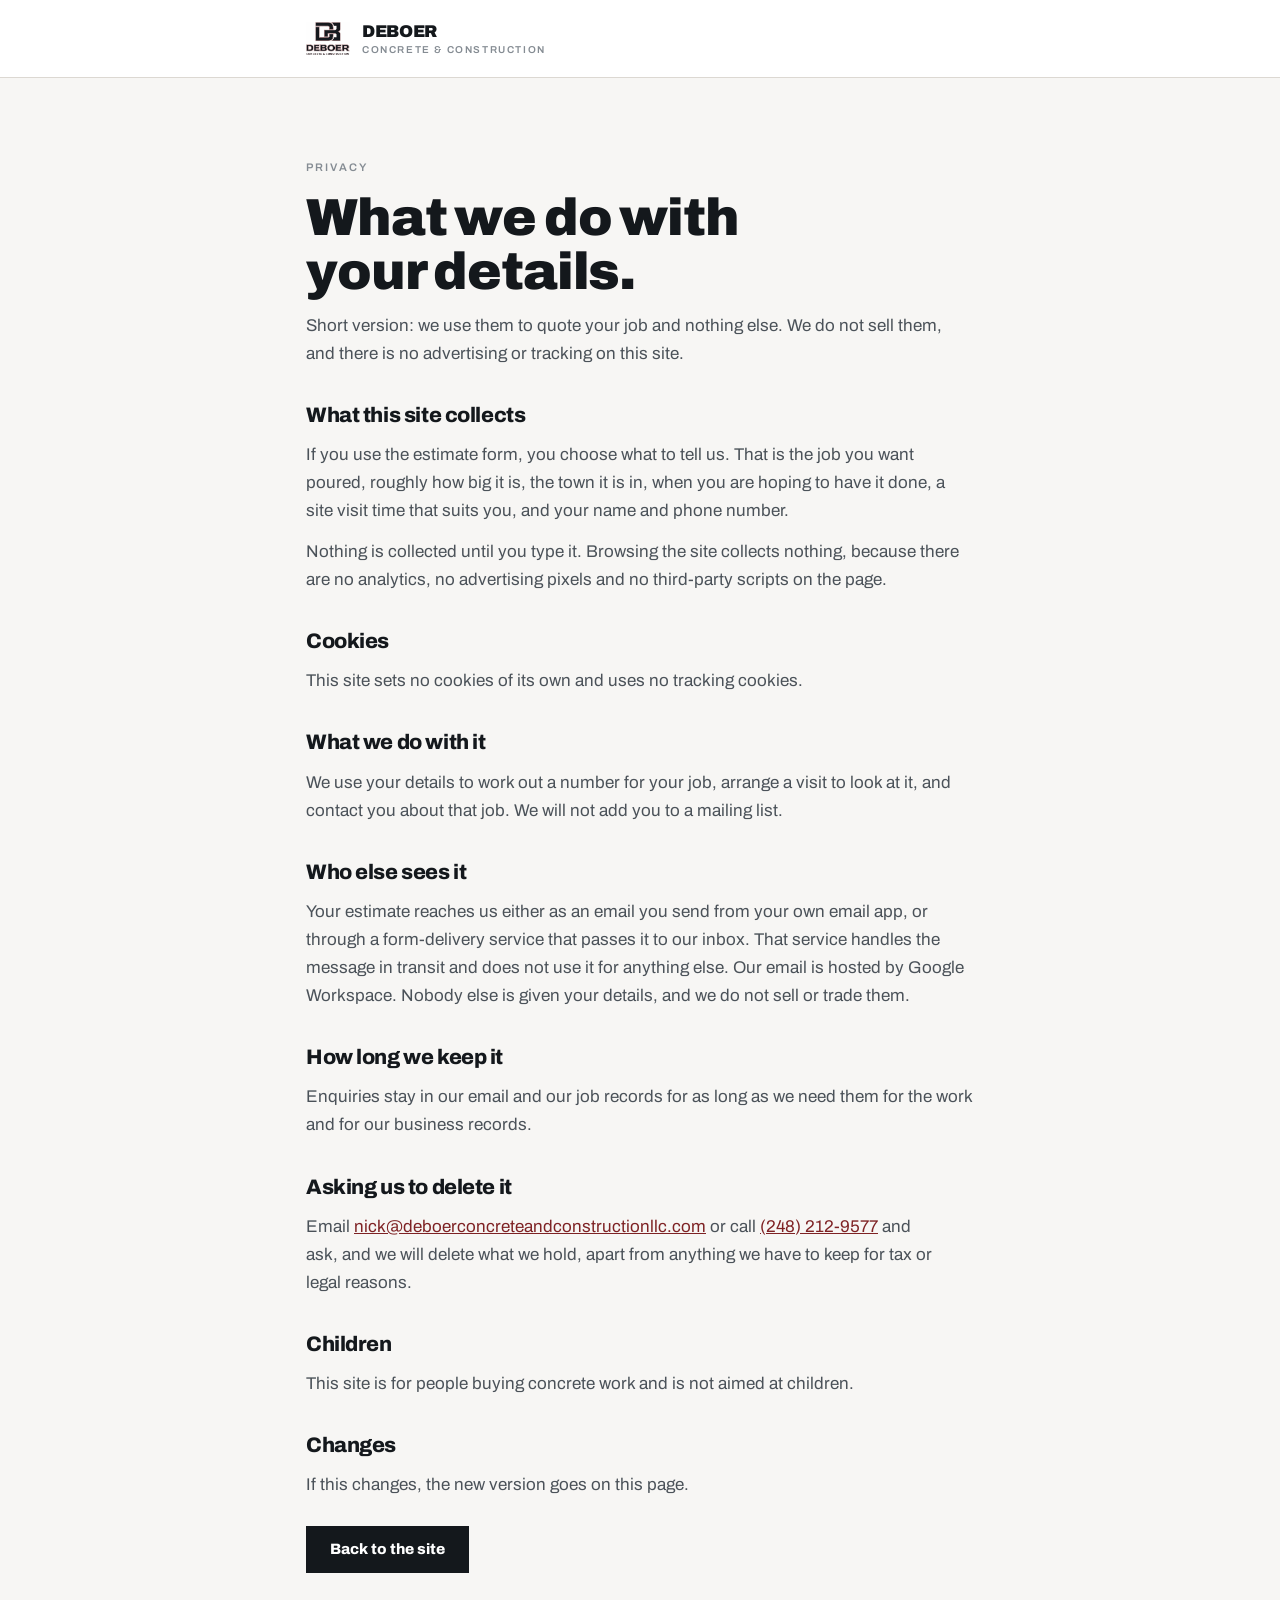
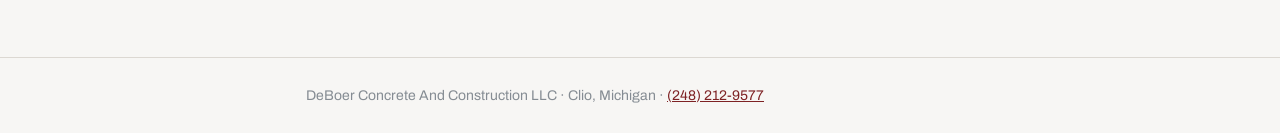
<file: deboer-concrete-live/privacy.html>
<!doctype html>
<html lang="en">
<head>
<meta charset="utf-8">
<meta name="viewport" content="width=device-width,initial-scale=1">
<link rel="icon" href="assets/favicon.svg" type="image/svg+xml">
<style>
@font-face{font-family:"Archivo";font-weight:400 900;font-display:swap;src:url(assets/fonts/archivo.woff2) format("woff2")}
:root{--paper:#F7F6F4;--ink:#14181C;--body:#4B5259;--red:#7E2224;--line:#DCD8D2;--dim:#858C93}
*{box-sizing:border-box;margin:0;padding:0}
body{background:var(--paper);color:var(--body);font:400 17px/1.65 "Archivo",-apple-system,BlinkMacSystemFont,"Segoe UI",Roboto,Helvetica,Arial,sans-serif;-webkit-font-smoothing:antialiased}
.wrap{max-width:720px;margin:0 auto;padding:0 26px}
header{border-bottom:1px solid var(--line);padding:22px 0;background:#fff}
header .wrap{display:flex;align-items:center;gap:12px}
header img{width:44px;height:auto;display:block}
.bt{font:900 17px/1 "Archivo",sans-serif;color:var(--ink);letter-spacing:-.02em;display:block}
.bs{font:600 10px/1 "Archivo",sans-serif;color:var(--dim);letter-spacing:.16em;text-transform:uppercase;display:block;margin-top:5px}
main{padding:clamp(48px,7vw,84px) 0}
h1{font:900 clamp(32px,5.5vw,52px)/1.03 "Archivo",sans-serif;color:var(--ink);letter-spacing:-.022em;text-wrap:balance}
h2{font:800 21px/1.25 "Archivo",sans-serif;color:var(--ink);margin:34px 0 12px;letter-spacing:-.02em}
p,li{margin-top:13px;text-wrap:pretty}
ul{margin-top:6px;padding-left:20px}
a{color:var(--red)}
.up{font:600 11px/1 "Archivo",sans-serif;letter-spacing:.18em;text-transform:uppercase;color:var(--dim);margin-bottom:18px;display:block}
footer{border-top:1px solid var(--line);padding:26px 0;font-size:14px;color:var(--dim)}
.btn{display:inline-block;margin-top:26px;background:var(--ink);color:#fff;text-decoration:none;font:800 15px/1 "Archivo",sans-serif;padding:16px 24px}
.btn:hover{background:var(--red)}
</style>
<title>Privacy &mdash; DeBoer Concrete And Construction LLC</title>
<meta name="description" content="What DeBoer Concrete And Construction LLC does with the details you send through this website.">
<link rel="canonical" href="https://deboerconcreteandconstructionllc.com/privacy.html">
</head>
<body>
<header><div class="wrap"><a href="index.html" style="display:flex;align-items:center;gap:12px;text-decoration:none"><img src="assets/logo.png" alt=""><span><span class="bt">DEBOER</span><span class="bs">Concrete &amp; Construction</span></span></a></div></header>
<main><div class="wrap">
<span class="up">Privacy</span>
<h1>What we do with your details.</h1>
<p>Short version: we use them to quote your job and nothing else. We do not sell them, and there is no advertising or tracking on this site.</p>

<h2>What this site collects</h2>
<p>If you use the estimate form, you choose what to tell us. That is the job you want poured, roughly how big it is, the town it is in, when you are hoping to have it done, a site visit time that suits you, and your name and phone number.</p>
<p>Nothing is collected until you type it. Browsing the site collects nothing, because there are no analytics, no advertising pixels and no third-party scripts on the page.</p>

<h2>Cookies</h2>
<p>This site sets no cookies of its own and uses no tracking cookies.</p>

<h2>What we do with it</h2>
<p>We use your details to work out a number for your job, arrange a visit to look at it, and contact you about that job. We will not add you to a mailing list.</p>

<h2>Who else sees it</h2>
<p>Your estimate reaches us either as an email you send from your own email app, or through a form-delivery service that passes it to our inbox. That service handles the message in transit and does not use it for anything else. Our email is hosted by Google Workspace. Nobody else is given your details, and we do not sell or trade them.</p>

<h2>How long we keep it</h2>
<p>Enquiries stay in our email and our job records for as long as we need them for the work and for our business records.</p>

<h2>Asking us to delete it</h2>
<p>Email <a href="mailto:nick@deboerconcreteandconstructionllc.com">nick@deboerconcreteandconstructionllc.com</a> or call <a href="tel:+12482129577">(248) 212-9577</a> and ask, and we will delete what we hold, apart from anything we have to keep for tax or legal reasons.</p>

<h2>Children</h2>
<p>This site is for people buying concrete work and is not aimed at children.</p>

<h2>Changes</h2>
<p>If this changes, the new version goes on this page.</p>

<a class="btn" href="index.html">Back to the site</a>
</div></main>
<footer><div class="wrap">DeBoer Concrete And Construction LLC &middot; Clio, Michigan &middot; <a href="tel:+12482129577">(248) 212-9577</a></div></footer>
</body>
</html>
</file>
<file: assets/lvrg.css>
/* Local LVRG demo system. Tokens match locallvrg.co so a prospect demo
   feels like the same company that built it. */
:root{
  --paper:#FBFAF7; --screen:#FFFFFF; --ink:#1C1E21; --body:#33373D; --muted:#61666D;
  --hairline:#E7E4DD; --hairline-soft:#F1EFE9;
  --accent:#C2410C; --accent-hover:#A33509; --accent-soft:#FBEDE4; --accent-line:#F0D9C9;
  --book:#1E7F3C; --book-deep:#166534; --book-soft:#EAF6EE;
  --radius:12px;
  --sans:-apple-system,BlinkMacSystemFont,"Segoe UI",Roboto,Helvetica,Arial,sans-serif;
  --mono:ui-monospace,SFMono-Regular,"SF Mono",Menlo,Consolas,monospace;
}
*{box-sizing:border-box;margin:0}
html{scroll-behavior:smooth}
body{background:var(--paper);color:var(--body);font:400 17px/1.6 var(--sans);-webkit-font-smoothing:antialiased}
h1,h2,h3{color:var(--ink);text-wrap:balance;letter-spacing:-.02em}
h1{font-size:clamp(34px,5.4vw,54px);font-weight:800;line-height:1.06;letter-spacing:-.03em}
h2{font-size:clamp(24px,3.2vw,32px);font-weight:800;line-height:1.12}
h3{font-size:20px;font-weight:700;line-height:1.3}
p{max-width:64ch}
a{color:var(--accent);text-decoration:none}
a:hover{color:var(--accent-hover)}
img{max-width:100%;height:auto}

.wrap{max-width:800px;margin:0 auto;padding:0 22px}
.eyebrow{font:700 12.5px/1 var(--sans);letter-spacing:.12em;text-transform:uppercase;color:var(--accent)}
.lede{font-size:clamp(18px,2.2vw,21px);color:var(--body);margin-top:22px;max-width:63ch}
.rule{height:1px;background:var(--hairline);margin:56px 0}
.fine{font-size:14.5px;color:var(--muted);max-width:60ch}
.stamp{font:400 13.5px/1.5 var(--mono);color:var(--muted)}

.btn{display:inline-block;font:700 16px/1 var(--sans);padding:16px 28px;border-radius:10px;
     border:2px solid transparent;cursor:pointer;transition:background .15s,color .15s,border-color .15s}
.btn-primary{background:var(--accent);color:#fff;border-color:var(--accent)}
.btn-primary:hover{background:var(--accent-hover);border-color:var(--accent-hover);color:#fff}
.btn-ghost{background:transparent;color:var(--accent);border-color:var(--accent)}
.btn-ghost:hover{background:var(--accent-soft);color:var(--accent-hover)}

header{border-bottom:1px solid var(--hairline);background:var(--paper)}
.nav{display:flex;align-items:center;justify-content:space-between;height:64px;gap:16px}
.logo{font:800 19px/1 var(--sans);color:var(--ink)}
.logo span{color:var(--accent)}
.nav .back{font-size:14.5px;color:var(--muted)}

.hero{padding:84px 0 22px}
section{padding:0 0 18px}
.tail{padding:0 0 90px}

.frame{background:var(--accent-soft);border:1px solid var(--accent-line);border-radius:var(--radius);
       padding:26px 28px;margin-top:26px}
.frame p{margin-top:10px}
.frame p:first-child{margin-top:0}

.door{background:var(--screen);border:2px solid var(--ink);border-radius:16px;padding:34px 32px;margin-top:30px}
.door.quiet{border-width:1px;border-color:var(--hairline)}
.door .eyebrow{display:block;margin-bottom:12px}
.door p{margin-top:12px}
.door .btn{margin-top:24px}
.door .after{margin-top:14px;font-size:15px;color:var(--muted)}

.card{background:var(--screen);border:1px solid var(--hairline);border-radius:var(--radius);padding:24px}
.cards{display:grid;gap:16px;margin-top:26px}
@media(min-width:720px){.cards.three{grid-template-columns:repeat(3,1fr)}
                        .cards.two{grid-template-columns:repeat(2,1fr)}}
.card h3{margin-bottom:8px}
.card p{font-size:16px}

/* Booking notification, the green is reserved for this and nothing else. */
.push{background:var(--book-soft);border:1px solid #CFE7D8;border-left:4px solid var(--book);
      border-radius:10px;padding:16px 18px;margin-top:18px}
.push .who{font:700 15.5px/1.3 var(--sans);color:var(--book-deep)}
.push .what{font:400 15px/1.5 var(--mono);color:var(--muted);margin-top:6px}

.embed{background:var(--screen);border:1px solid var(--hairline);border-radius:var(--radius);
       padding:18px 14px;margin-top:26px}
.embed iframe{width:100%;min-height:560px;border:none;border-radius:8px;display:block}

footer{border-top:1px solid var(--hairline);padding:30px 0 46px;margin-top:60px;font-size:14.5px;color:var(--muted)}
footer .cols{display:flex;flex-wrap:wrap;gap:16px;align-items:baseline;justify-content:space-between}
footer a{color:var(--muted);text-decoration:underline;text-underline-offset:3px}
footer .legal a{margin-left:16px}

@media(max-width:640px){
  .hero{padding:56px 0 18px}
  .door{padding:26px 22px}
  footer .legal a{margin:0 16px 0 0}
}
</file>
